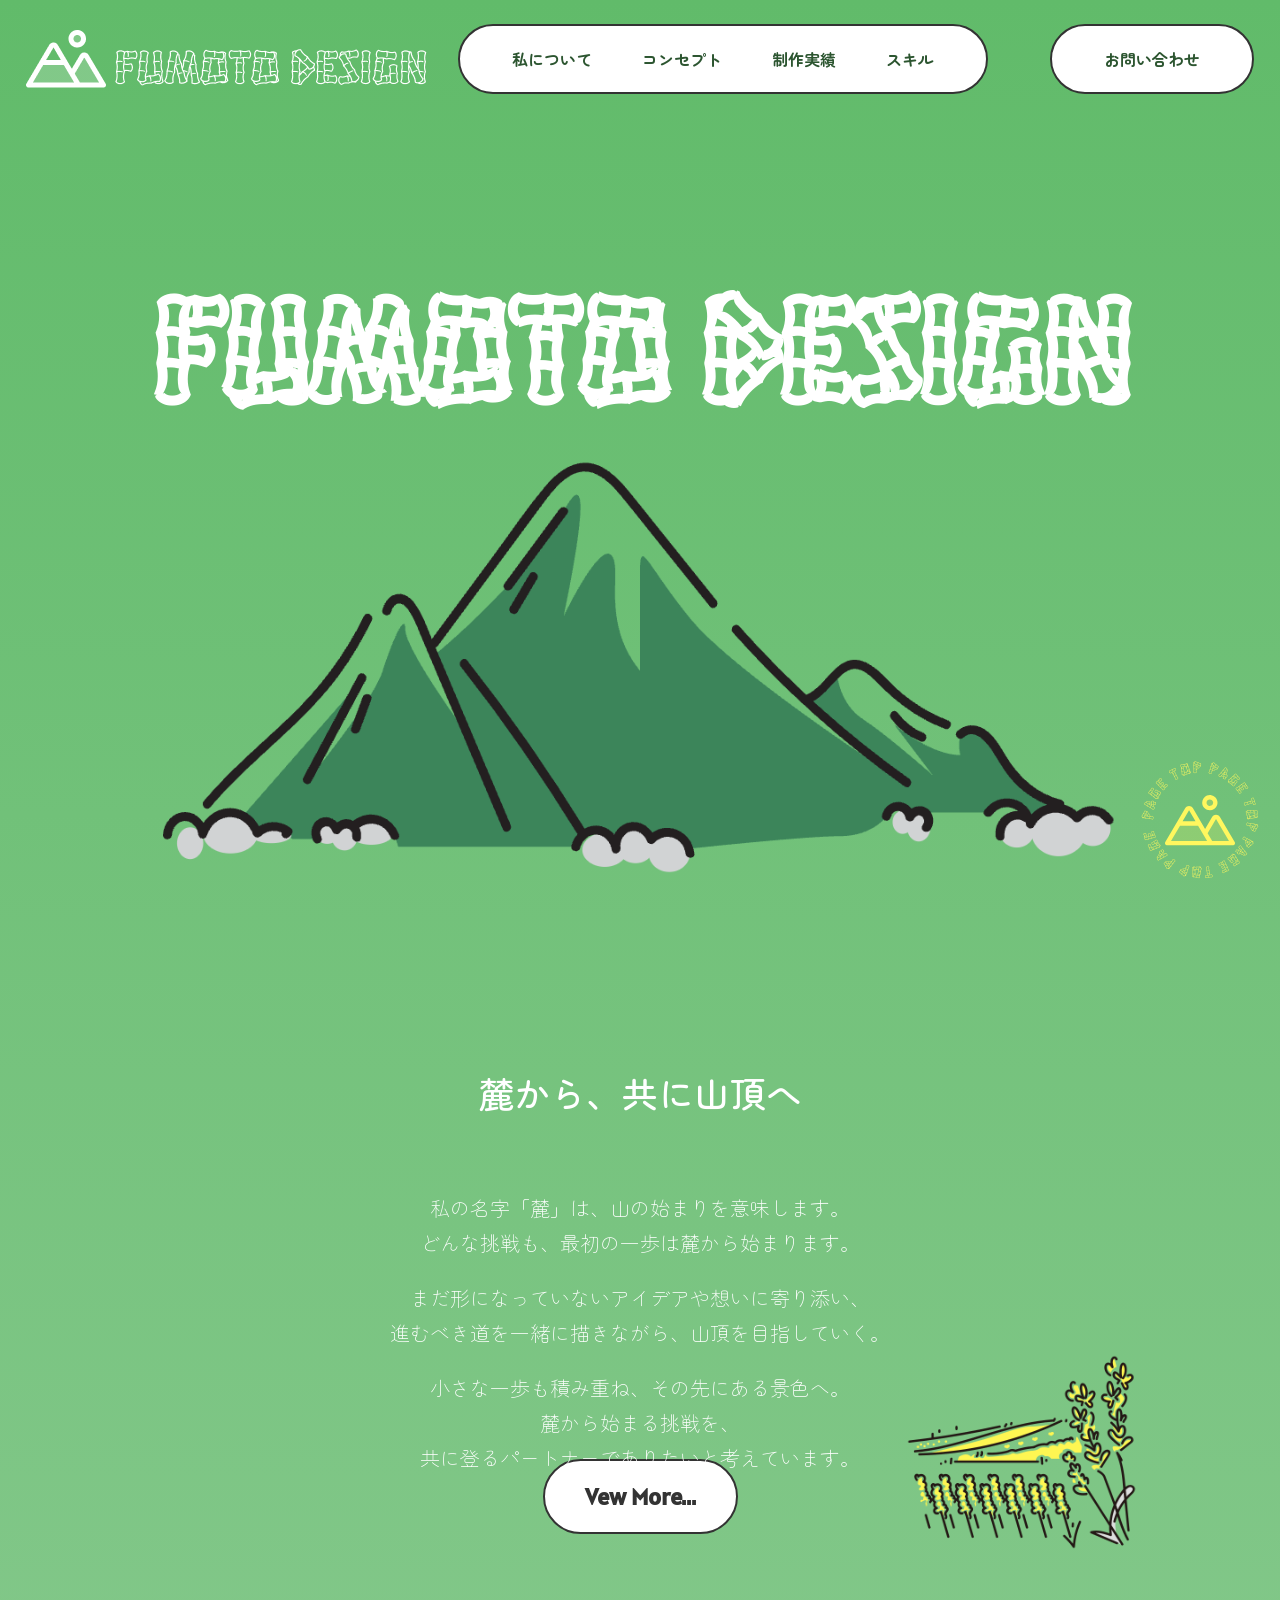
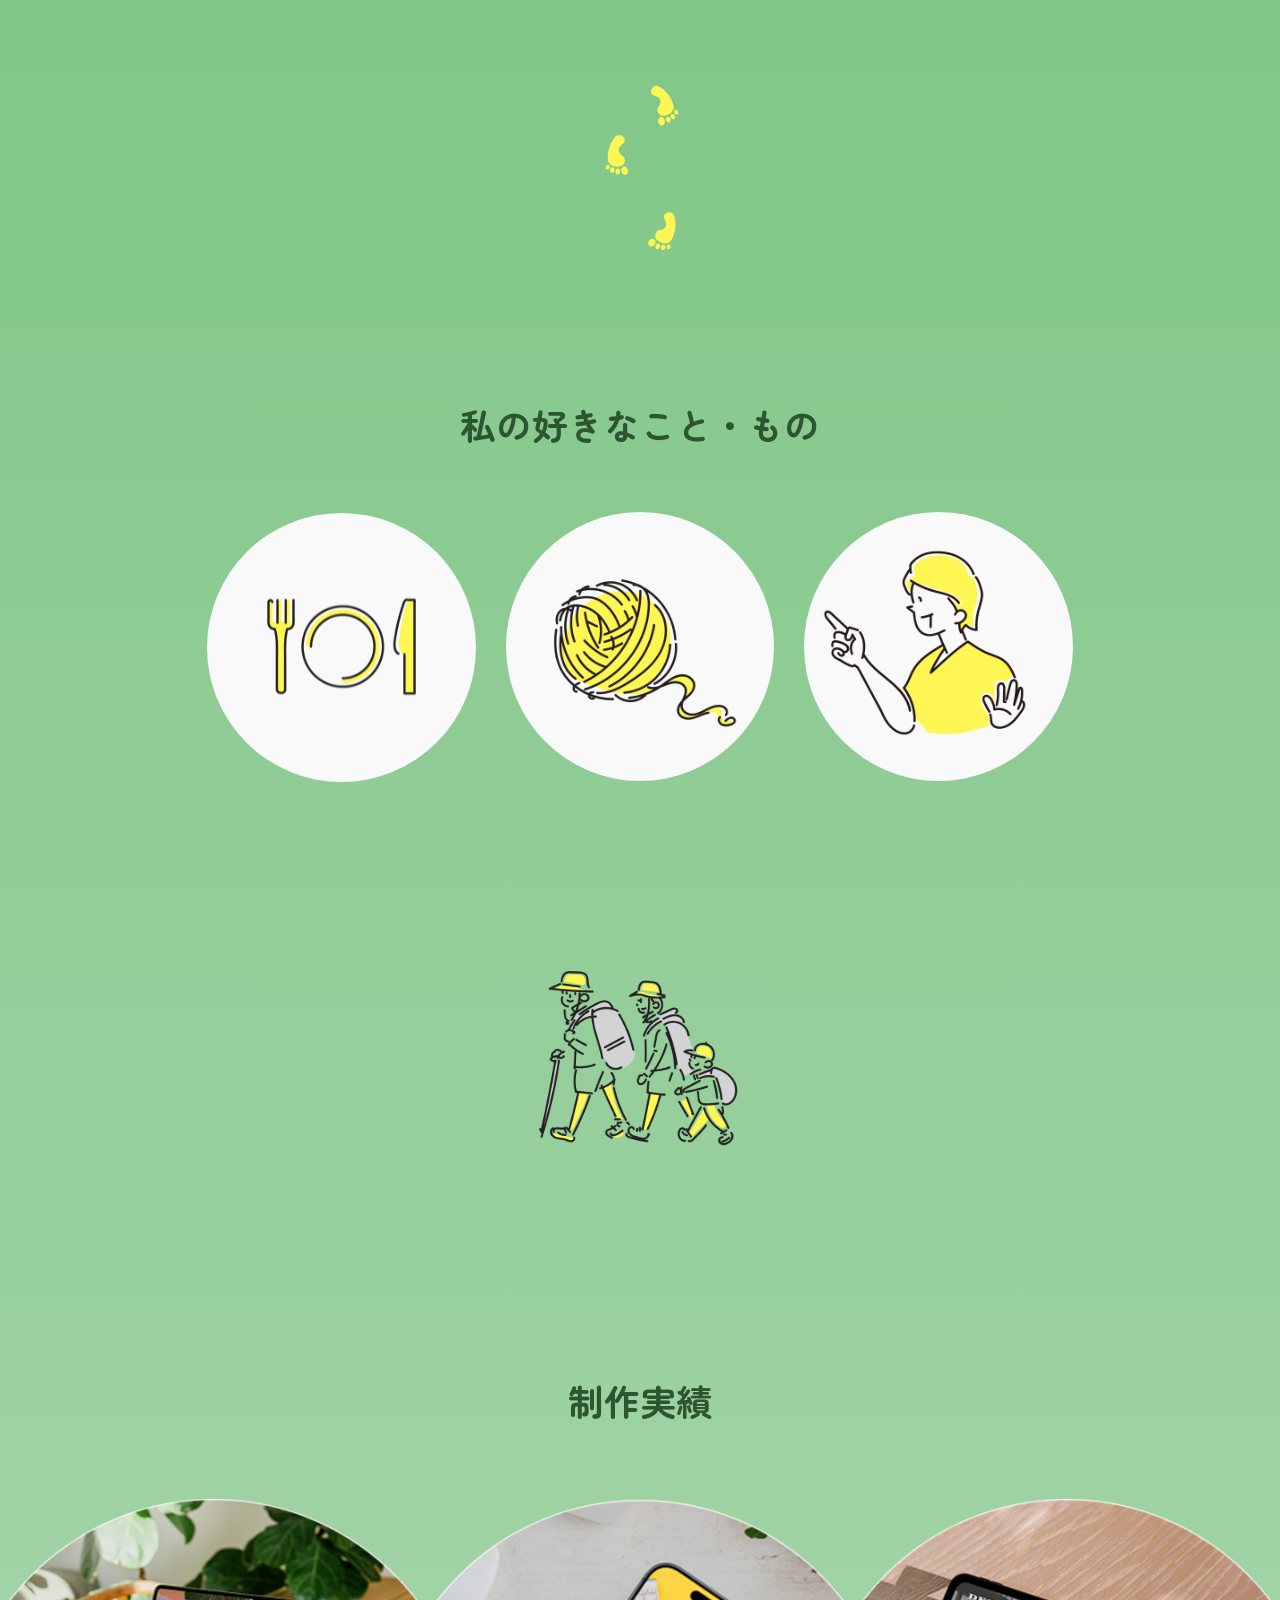
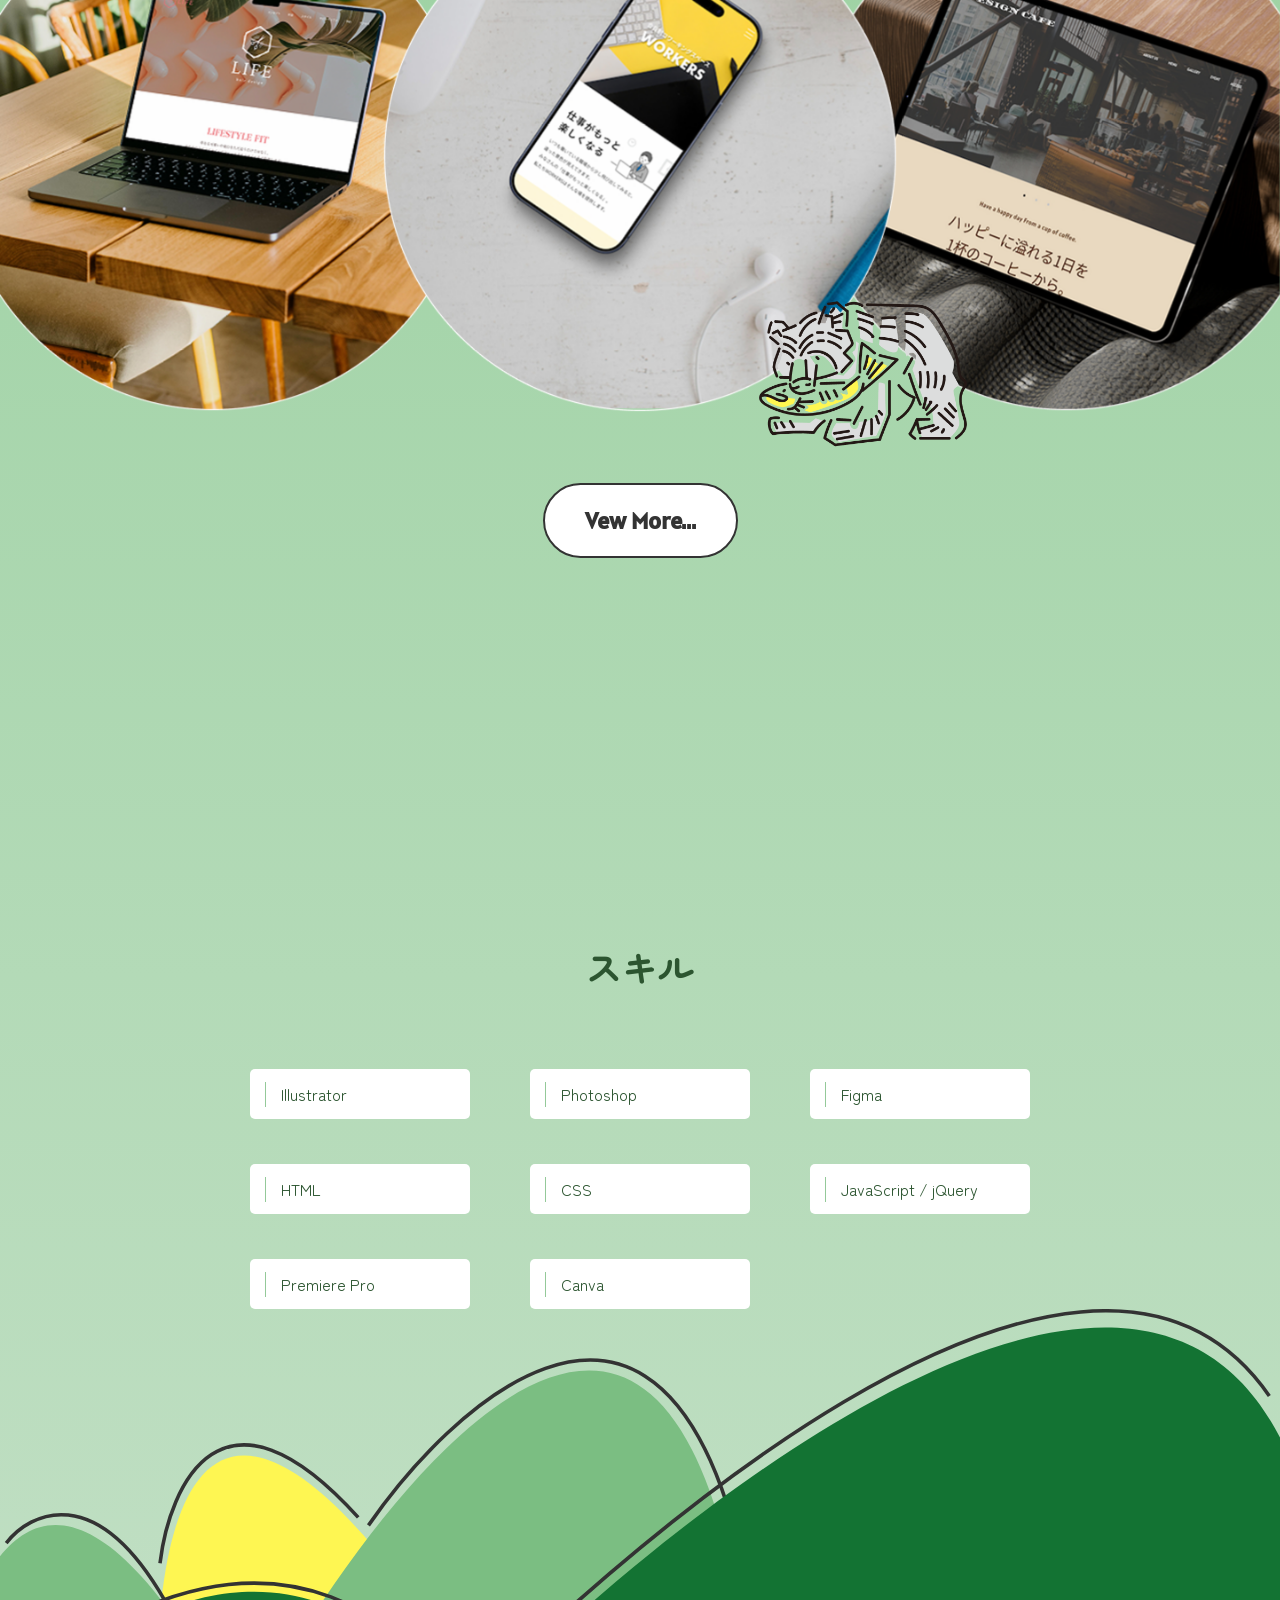
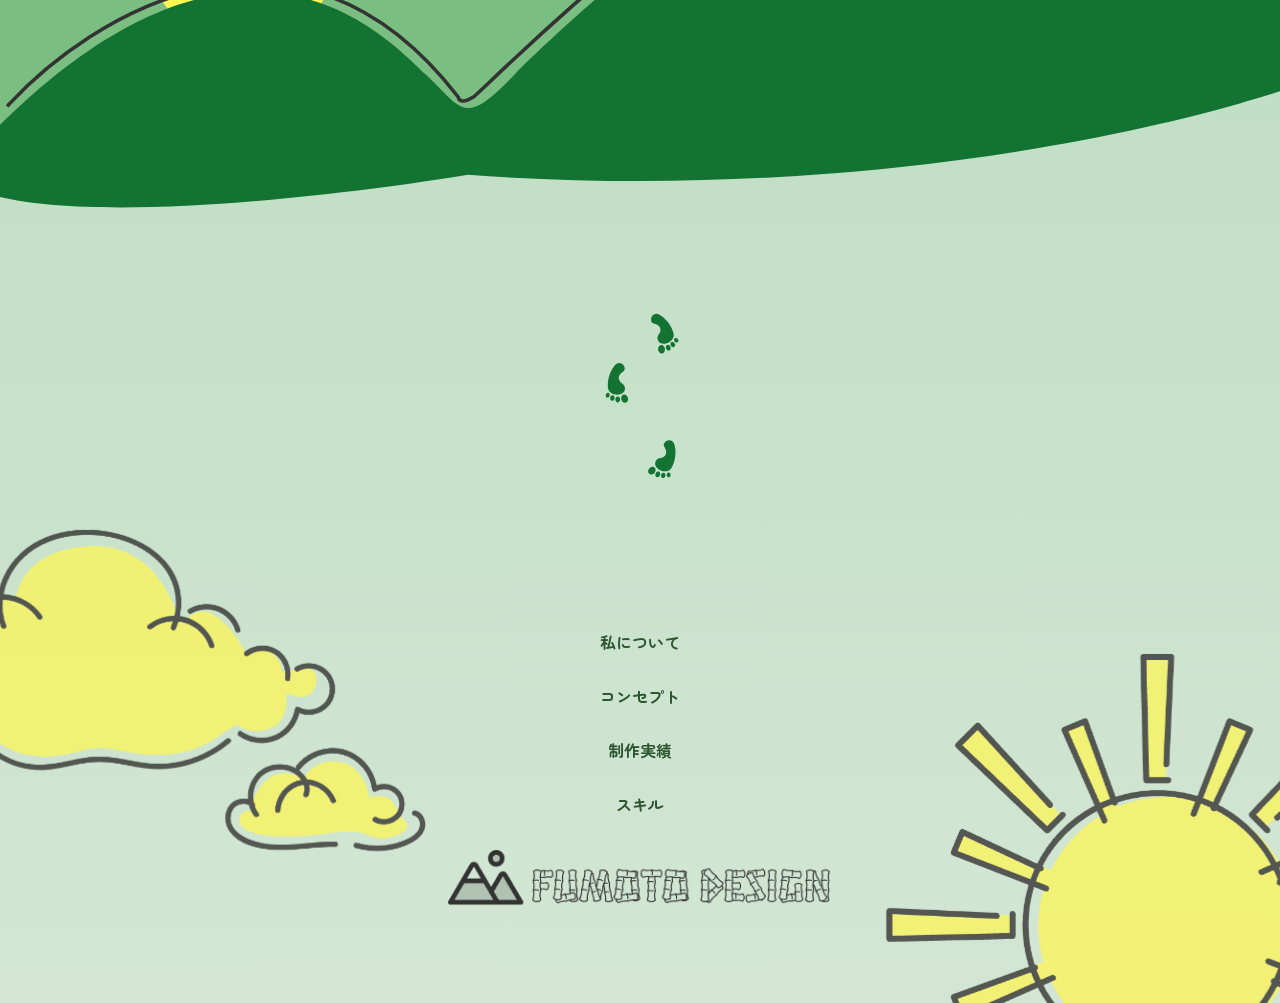
<file: index.html>
<!DOCTYPE html>
<html lang="ja">

<head>
    <meta charset="UTF-8">
    <meta name="viewport" content="width=device-width, initial-scale=1.0">
    <title>ポートフォリオ_麓美和子</title>
    <link rel="stylesheet" href="./css/reset.css">
    <link rel="stylesheet" href="./css/style.css">
    <!-- <link rel="stylesheet" href="./css/about.css"> -->
    <link rel="preconnect" href="https://fonts.googleapis.com">
    <link rel="preconnect" href="https://fonts.gstatic.com" crossorigin>
    <link
        href="https://fonts.googleapis.com/css2?family=Alatsi&family=Diplomata+SC&family=Hanalei&family=Hind:wght@300;400;500;600;700&family=Noto+Sans+JP:wght@100..900&family=Zen+Maru+Gothic:wght@400;500;700&display=swap"
        rel="stylesheet">

    <script src="https://ajax.googleapis.com/ajax/libs/jquery/3.7.1/jquery.min.js"></script>
    <script type="text/javascript" src="https://cdnjs.cloudflare.com/ajax/libs/jquery/3.6.0/jquery.min.js"></script>


    <script>if (sessionStorage.getItem('visited')) { document.documentElement.className = 'is-visited'; }</script>

</head>

<body>
    <!-- ↓ここを追加（これがないとアニメーションが映る場所がありません） -->
    <div class="circle">
        <div class="animation-bg"></div>
    </div>
    <!-- ↑ここまで -->

    <div class="mainvisual">
        <header class="header_wrap">
            <img src="./image/logo.png" alt="ロゴ">
            <nav class="pc_nav">
                <ul>
                    <li><a href="about.html">私について</a></li>
                    <li><a href="#concept">コンセプト</a></li>
                    <li><a href="production.html">制作実績</a></li>
                    <li><a href="#skill">スキル</a></li>
                </ul>
            </nav>

            <div class="sp_btn">
                <span></span>
            </div>

            <!-- スマホ版メニュー -->
            <nav class="sp_nav">
                <ul>
                    <li><a href="about.html">私について</a></li>
                    <li><a href="#concept">コンセプト</a></li>
                    <li><a href="production.html">制作実績</a></li>
                    <li><a href="#skill">スキル</a></li>
                    <li><a href="contact.html">お問い合わせ</a></li>
                </ul>
            </nav>

            <nav class="pc_p"><a href="contact.html">お問い合わせ</a></nav>
        </header>
        <h1>FUMOTO <br class="br-sp">DESIGN</h1>
        <div class="mainmountain">
            <img src="./image/mainmountain.svg" alt="メインの山">
        </div>
        <div class="name" id="concept">
            <p>麓から、共に山頂へ</p>
        </div>
        <div class="concept">
            <p>私の名字「麓」は、<br class="sp_br">山の始まりを意味します。<br>
                どんな挑戦も、<br class="sp_br">最初の一歩は麓から始まります。<br>
            </p>
            <p>
                まだ形になっていない<br class="sp_br">アイデアや想いに寄り添い、<br>
                進むべき道を一緒に描きながら、<br class="sp_br">山頂を目指していく。<br>
            </p>
            <p>
                小さな一歩も積み重ね、その先にある景色へ。<br>
                麓から始まる挑戦を、<br>
                共に登るパートナーでありたいと<br class="sp_br">考えています。</p>
        </div>
        <div class="grassland">
            <img src="./image/grassland.svg" alt="草原">
        </div>
    </div>


    <div class="button">
        <a href="about.html"><button>
                Vew More...
            </button></a>
    </div>

    <div class="yellowfootprints">
        <img src="./image/yellowfootprints.svg" alt="黄色の足跡">
    </div>

    <section>
        <h2>私の好きなこと・もの</h2>
        <div class="myfavorit">
            <div class="item">
                <a href="favorite.html"><img src="./image/eat.svg" onmouseover="this.src='./image/eat_hover.svg'"
                        onmouseout="this.src='./image/eat.svg'"></a>
                <p class="eat_p">EAT</p>
            </div>

            <div class="item">
                <a href="favorite.html"><img src="./image/make.svg" onmouseover="this.src='./image/make_hover.svg'"
                        onmouseout="this.src='./image/make.svg'"></a>
                <p class="make_p">MAKE</p>
            </div>

            <div class="item">
                <a href="favorite.html"><img src="./image/speak.svg" onmouseover="this.src='./image/talk_hover.svg'"
                        onmouseout="this.src='./image/speak.svg'"></a>
                <p class="talk_p">TALK</p>
            </div>
        </div>
        <div class="more_p">
            <a href="favorite.html"><button>Vew More...</button></a>
        </div>
    </section>

    <section class="climber">
        <img src="./image/climber.svg" alt="登山者">
    </section>

    <section>
        <h2>制作実績</h2>
        <div class="productionresults_pc">
            <img src="./image/productionresults_pc.png" alt="制作実績">
            <div class="bear">
                <img src="./image/bear.svg" alt="クマ">
            </div>
        </div>
        <div class="production_sp">
            <img src="./image/hairsalon_sp.png" alt="ヘアサロンの画像">
            <img src="./image/workers_sp.png" alt="ワーカーズの画像">
            <img src="./image/designcafe_sp.png" alt="デザインカフェの画像">
        </div>
        <div class="button2">
            <a href="production.html"><button>
                    Vew More...
                </button></a>
        </div>

    </section>
    <section class="skill-top" id="skill">
        <h2>スキル</h2>
        <div class="skill-card">
            <div class="skill1">
                <p>Illustrator</p>
                <p>Photoshop</p>
                <p>Figma</p>
            </div>
            <div class="skill2">
                <p>HTML</p>
                <p>CSS</p>
                <p>JavaScript / jQuery</p>
            </div>
            <div class="skill3">
                <p>Premiere Pro</p>
                <p>Canva</p>
            </div>
        </div>
        <div class="mountainillustration">
            <img src="./image/mountainillustration.svg" alt="山のイラスト">
        </div>
    </section>

    <div class="greenfootprints">
        <img src="./image/greenfootprints.svg" alt="緑の足跡">
    </div>
    <footer>
        <ul>
            <li><a href="about.html">私について</a></li>
            <li><a href="#concept">コンセプト</a></li>
            <li><a href="production.html">制作実績</a></li>
            <li><a href="#skill">スキル</a></li>
        </ul>
        <div class="logoblack">
            <img src="./image/logo-black.png" alt="黒いロゴ">
        </div>
        <div class="sun">
            <img src="./image/sun.svg" alt="太陽">
        </div>
        <div class="cloud">
            <img src="./image/cloud.svg" alt="雲">
        </div>
    </footer>


    <a href="#" class="circle-top-btn">
        <div class="rotating-text">
            <svg viewBox="0 0 100 100">
                <path id="circlePath" d="M 50, 50 m -47, 0 a 47,47 0 1,1 94,0 a 47,47 0 1,1 -94,0" fill="none" />
                <text>
                    <textPath href="#circlePath">
                        PAGE TOP PAGE TOP PAGE TOP PAGE TOP
                    </textPath>
                </text>
            </svg>
        </div>
        <img src="./image/logoyellow.svg" alt="ページトップボタンの通常時" class="img-default">
        <img src="./image/topbuttongreen.svg" alt="ページトップボタンの黄色版" class="img-scroll">
    </a>


    <script>
        $(function () {
            $(".sp_btn").on("click", function () {
                $(".sp_btn").toggleClass("open");
                $(".sp_nav").fadeToggle();
            });

            // ★追加：メニュー内のリンクをクリックした時
            $(".sp_nav a").on("click", function () {
                $(".sp_btn").removeClass("open"); // ボタンの×印などを元に戻す
                $(".sp_nav").fadeOut();           // メニューを閉じる
            });

        });

        // スクロールするとロゴの色変更
        $(function () {
            $(window).on("scroll", function () {
                const mountain = $(".mountainillustration").offset().top; + $(".mountainillustration").innerHeight();
                const windowHeight = $(window).innerHeight()
                if (mountain - windowHeight + 300 < $(this).scrollTop()) {
                    $(".js-header").addClass("headerColorScroll");
                    $(".circle-top-btn").addClass("is-active");
                } else {
                    $(".js-header").removeClass("headerColorScroll");
                    $(".circle-top-btn").removeClass("is-active");
                }
            });
        });
    </script>



</body>

<div id="loading">
    <div class="kvArea" id="loading_box">
        <div class="img_box"><img src="./image/loading.svg" alt="" class="fadeUp"></div>
    </div>
</div>

<!-- <script>
    $(window).on('load', function () {
        $("#loading").delay(1500).fadeOut('slow');//ローディング画面を1.5秒（1500ms）待機してからフェードアウト
        $("#loading_box").delay(1200).fadeOut('slow');//ローディング画像を1.2秒（1200ms）待機してからフェードアウト

        if (sessionStorage.getItem('visited')) {
            // 【2回目以降】すぐに非表示にする
            loader.hide();
            loaderBox.hide();
        } else {
            // 【初回のみ】セッションに記録して、アニメーション実行
            sessionStorage.setItem('visited', 'true');

            loaderBox.delay(1200).fadeOut('slow');
            loader.delay(1500).fadeOut('slow');
        }

    });
</script> -->

<script>
    $(window).on('load', function () {
        // 1. まず変数を作ります（loaderとloaderBoxの中身を定義）
        var loader = $("#loading");
        var loaderBox = $("#loading_box");

        // 2. もし訪問済みだったら
        if (sessionStorage.getItem('visited')) {
            loader.hide(); // 即座に非表示
            loaderBox.hide(); // 即座に非表示
        }
        // 3. 初めての訪問だったら
        else {
            sessionStorage.setItem('visited', 'true'); // 訪問済みとして記録

            // 初回だけアニメーションを実行
            loaderBox.delay(1200).fadeOut('slow');
            loader.delay(1500).fadeOut('slow');
        }
    });
</script>

</html>
</file>
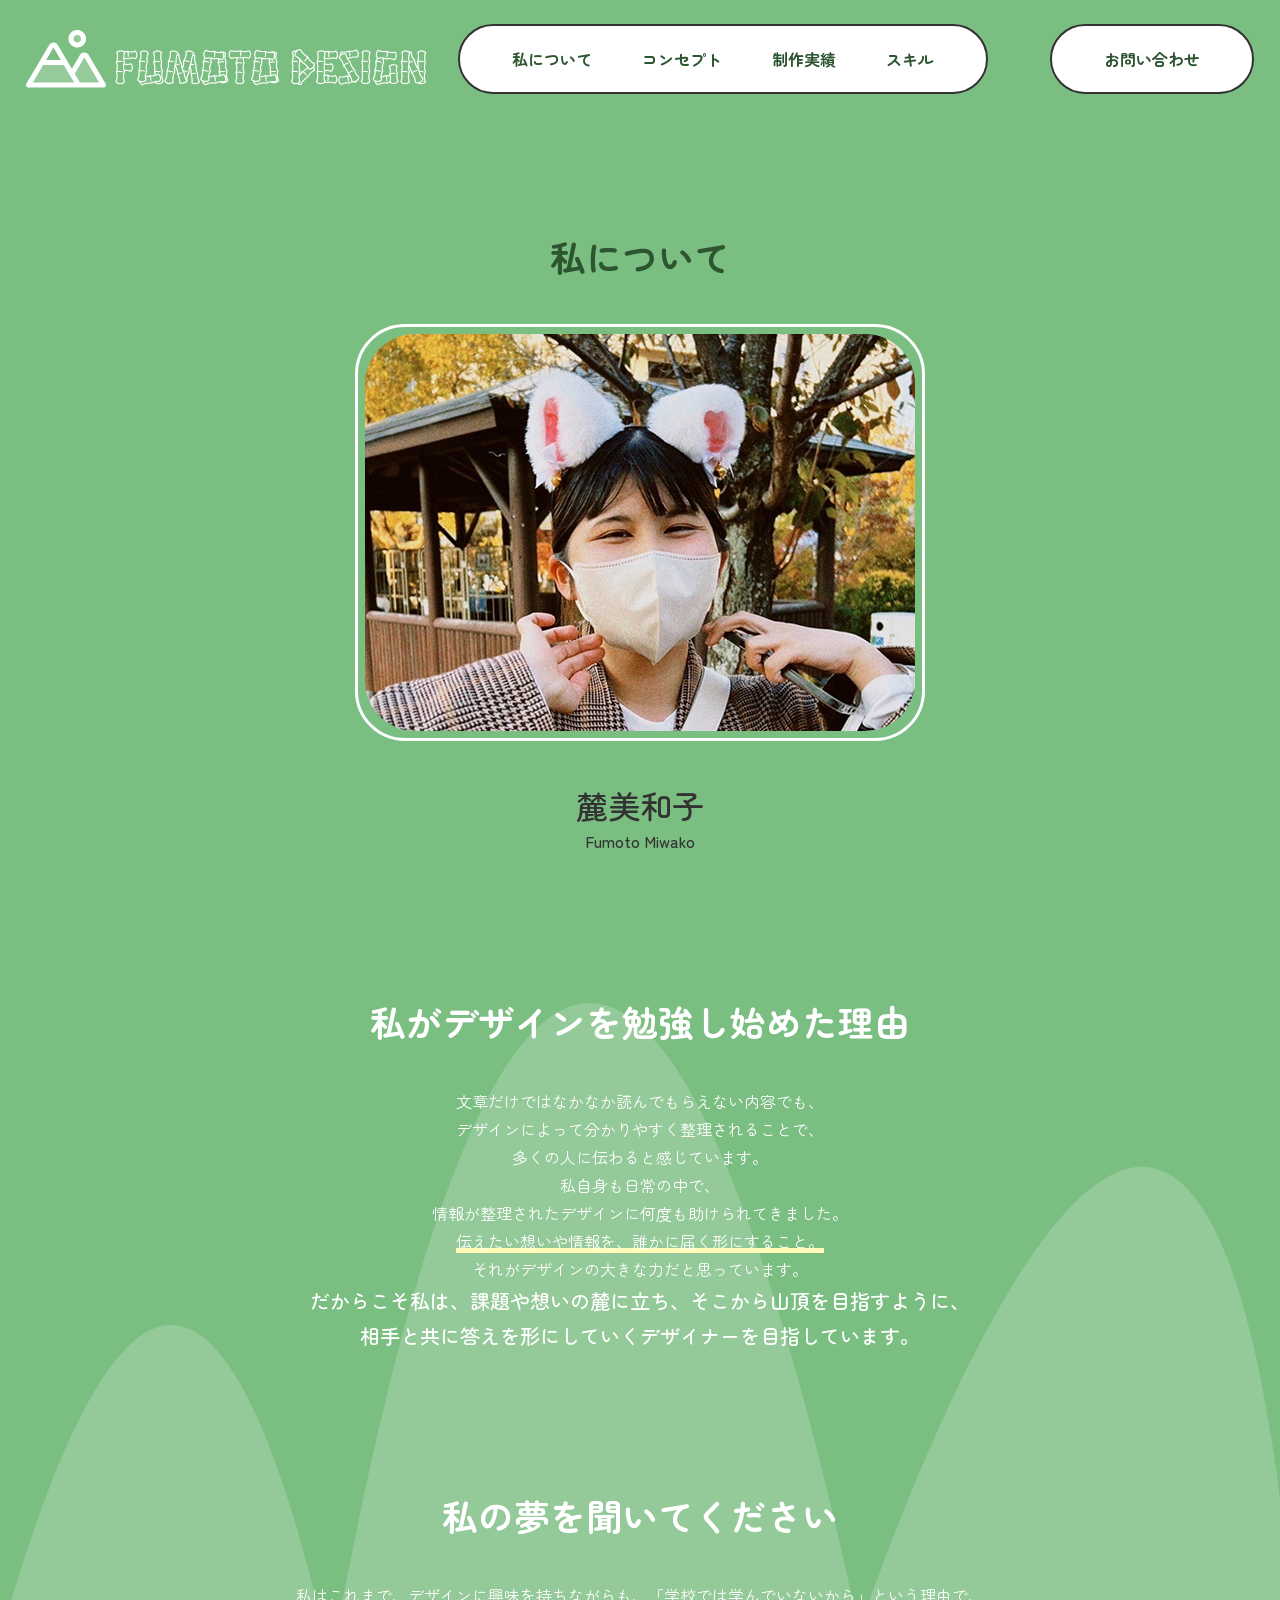
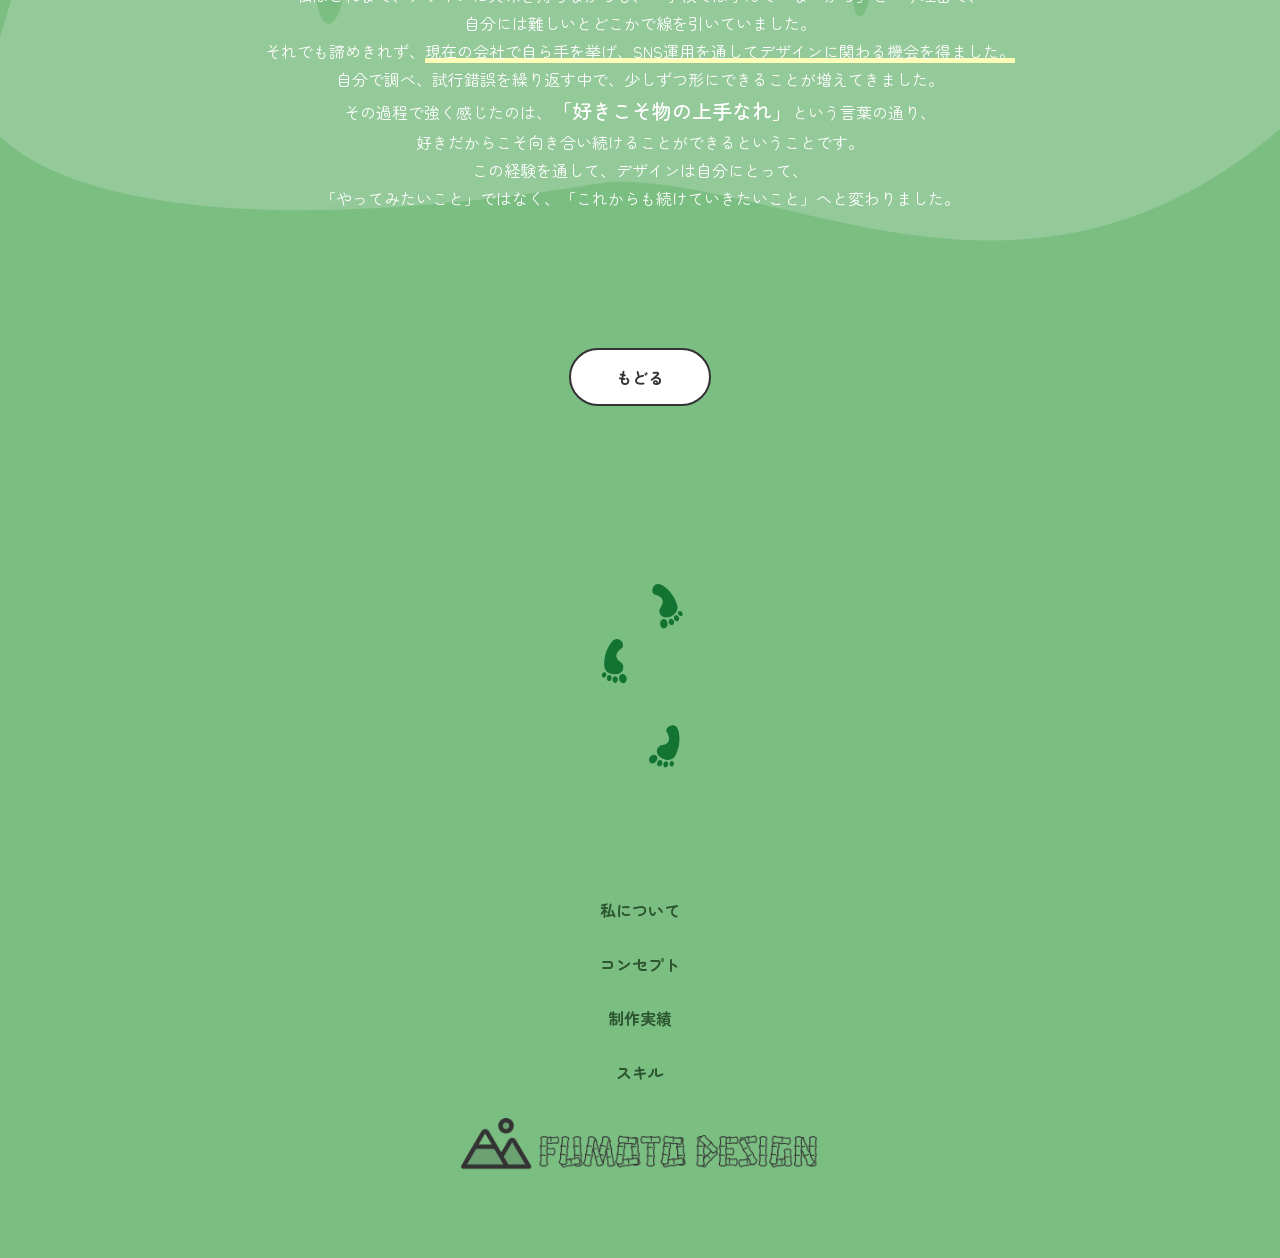
<file: about.html>
<!DOCTYPE html>
<html lang="ja">

<head>
    <meta charset="UTF-8">
    <meta name="viewport" content="width=device-width, initial-scale=1.0">
    <title>私について</title>
    <link rel="stylesheet" href="./css/reset.css">
    <link rel="stylesheet" href="./css/about.css">

    <link rel="preconnect" href="https://fonts.googleapis.com">
    <link rel="preconnect" href="https://fonts.gstatic.com" crossorigin>
    <link rel="preconnect" href="https://fonts.googleapis.com">
    <link rel="preconnect" href="https://fonts.gstatic.com" crossorigin>
    <link
        href="https://fonts.googleapis.com/css2?family=Alatsi&family=Diplomata+SC&family=Hanalei&family=Hind:wght@300;400;500;600;700&family=Noto+Sans+JP:wght@100..900&family=Zen+Maru+Gothic:wght@400;500;700&display=swap"
        rel="stylesheet">
    <script src="https://ajax.googleapis.com/ajax/libs/jquery/3.7.1/jquery.min.js"></script>
</head>

<body>
    <!-- ↓ここを追加（これがないとアニメーションが映る場所がありません） -->
    <div class="circle">
        <div class="animation-bg"></div>
    </div>
    <!-- ↑ここまで -->

    <header class="header_wrap">
        <a href="index.html"><img src="./image/logo.png" alt="ロゴ"></a>
        <nav class="pc_nav">
            <ul>
                <li><a href="about.html">私について</a></li>
                <li><a href="index.html">コンセプト</a></li>
                <li><a href="production.html">制作実績</a></li>
                <li><a href="index.html">スキル</a></li>
            </ul>
        </nav>

        <div class="sp_btn">
            <span></span>
        </div>

        <nav class="sp_nav">
            <ul>
                <li><a href="about.html">私について</a></li>
                <li><a href="#concept">コンセプト</a></li>
                <li><a href="production.html">制作実績</a></li>
                <li><a href="#skill">スキル</a></li>
                <li><a href="contact.html">お問い合わせ</a></li>
            </ul>
        </nav>

        <nav class="pc_p"><a href="contact.html">お問い合わせ</a></nav>
    </header>

    <section class="myprofile">
        <h2>私について</h2>
        <img src="./image/myphoto.png" alt="私の写真">
        <div class="myname">
            <p class="name">麓美和子</p>
            <p class="nameen">Fumoto Miwako</p>
        </div>
    </section>

    <section class="reason">
        <h3>私がデザインを<br class="sp_br">勉強し始めた理由</h3>
        <div class="horizontal-bar"></div>
        <p>文章だけではなかなか<br class="sp_br">読んでもらえない内容でも、<br>
            デザインによって<br class="sp_br">分かりやすく整理されることで、<br>
            多くの人に伝わると感じています。<br>
            私自身も日常の中で、<br>
            情報が整理されたデザインに<br class="sp_br">何度も助けられてきました。<br>
            <span class="marker">伝えたい想いや情報を、<br class="sp_br">誰かに届く形にすること。<br></span>
            それがデザインの大きな力だと<br class="sp_br">思っています。<br>
            <span class="text-red">だからこそ私は、<br class="sp_br">課題や想いの麓に立ち、<br class="sp_br">そこから山頂を目指すように、<br>
                相手と共に答えを形にしていく<br class="sp_br">デザイナーを目指しています。</span>
        </p>
        <img src="./image/backmountain.svg" alt="背景の山" class="about_pc">
        <img src="./image/about_sp1.svg" alt="スマホ版の山１" class="about_sp1">
    </section>

    <section class="mydream">
        <h3>私の夢を聞いてください</h3>
        <div class="horizontal-bar"></div>
        <p>私はこれまで、<br class="sp_br">デザインに興味を持ちながらも、<br class="sp_br">「学校では学んでいないから」<br class="sp_br">という理由で、<br>
            自分には難しいと<br class="sp_br">どこかで線を引いていました。<br>
            それでも諦めきれず、<br class="sp_br"><span class="marker">現在の会社で自ら手を挙げ、<br class="sp_br">SNS運用を通してデザインに<br
                    class="sp_br">関わる機会を得ました。<br></span>
            自分で調べ、<br class="sp_br">試行錯誤を繰り返す中で、<br class="sp_br">少しずつ形にできることが<br class="sp_br">増えてきました。<br>
            その過程で強く感じたのは、<br class="sp_br"><span class="text-red">「好きこそ物の上手なれ」</span><br class="sp_br">という言葉の通り、<br>
            好きだからこそ<br class="sp_br">向き合い続けることができる<br class="sp_br">ということです。<br>
            この経験を通して、<br class="sp_br">デザインは自分にとって、<br>
            「やってみたいこと」ではなく、<br class="sp_br">「これからも続けていきたいこと」<br class="sp_br">へと変わりました。
        </p>
        <img src="./image/about_sp2.svg" alt="スマホ版の山2" class="about_sp2">
    </section>

    <div class="removebutton">
        <a href="index.html"><button>
                もどる
            </button></a>
    </div>

    <div class="greenfootprints">
        <img src="./image/greenfootprints.svg" alt="緑の足跡">
    </div>

    <footer>
        <ul>
            <li><a href="about.html">私について</a></li>
            <li><a href="index.html">コンセプト</a></li>
            <li><a href="production.html">制作実績</a></li>
            <li><a href="index.html">スキル</a></li>
        </ul>
        <div class="logoblack">
            <img src="./image/logo-black.png" alt="黒いロゴ">
        </div>
    </footer>

    <script>
        $(function () {
            $(".sp_btn").on("click", function () {
                $(".sp_btn").toggleClass("open");
                $(".sp_nav").fadeToggle();
            });
        })
    </script>
</body>

</html>
</file>
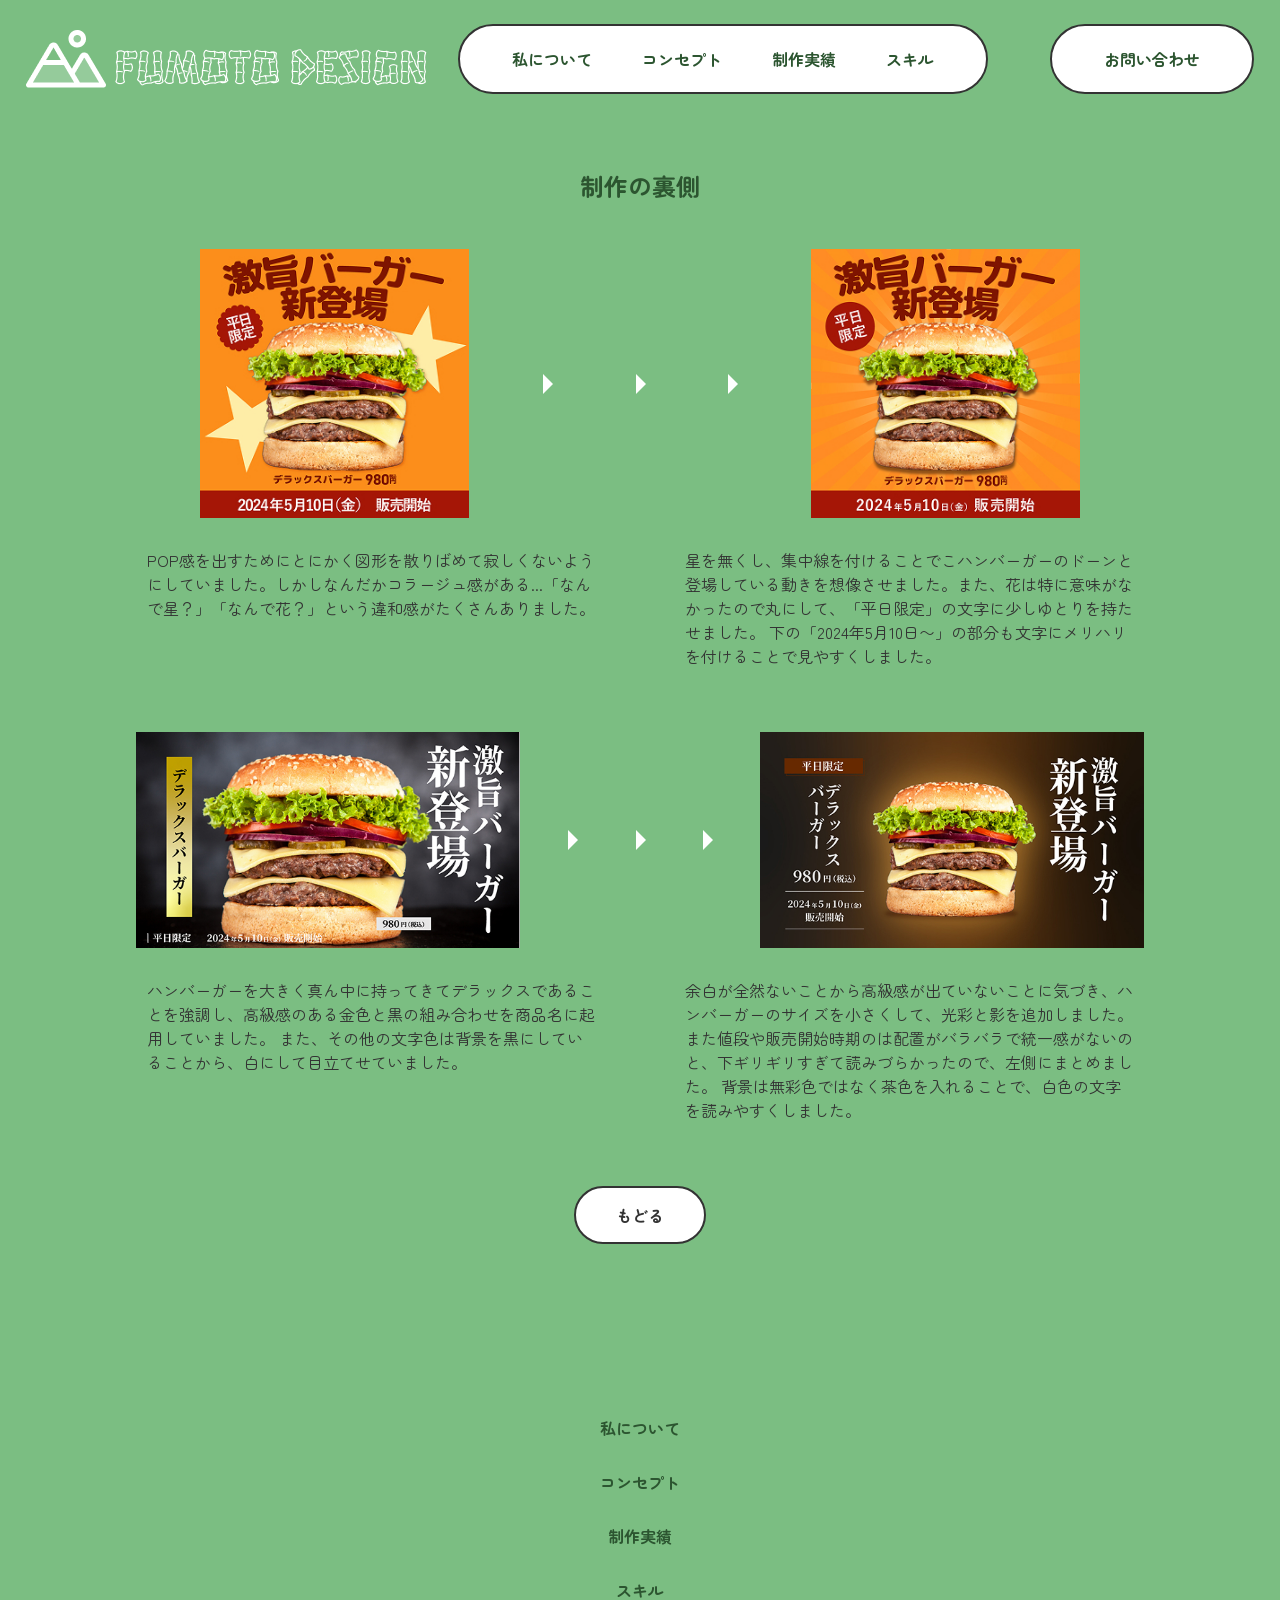
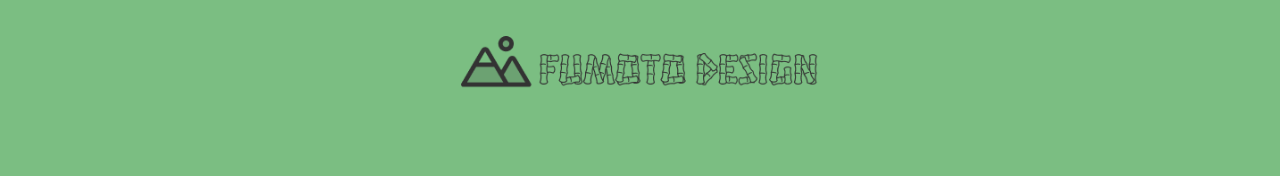
<file: behindhamburger.html>
<!DOCTYPE html>
<html lang="ja">

<head>
    <meta charset="UTF-8">
    <meta name="viewport" content="width=device-width, initial-scale=1.0">
    <title>ハンバーガーの制作裏側</title>
    <link rel="stylesheet" href="./css/reset.css">
    <link rel="stylesheet" href="./css/behindhamburger.css">
    <link rel="preconnect" href="https://fonts.googleapis.com">
    <link rel="preconnect" href="https://fonts.gstatic.com" crossorigin>
    <link
        href="https://fonts.googleapis.com/css2?family=Alatsi&family=Diplomata+SC&family=Hanalei&family=Hind:wght@300;400;500;600;700&family=Noto+Sans+JP:wght@100..900&family=Zen+Maru+Gothic:wght@400;500;700&display=swap"
        rel="stylesheet">
    <script src="https://ajax.googleapis.com/ajax/libs/jquery/3.7.1/jquery.min.js"></script>
    <script src="https://ajax.googleapis.com/ajax/libs/jquery/3.7.1/jquery.min.js"></script>
</head>

<body>
    <!-- ↓ここを追加（これがないとアニメーションが映る場所がありません） -->
    <div class="circle">
        <div class="animation-bg"></div>
    </div>
    <!-- ↑ここまで -->
    <header class="header_wrap">
        <a href="index.html"><img src="./image/logo.png" alt="ロゴ"></a>
        <nav class="pc_nav">
            <ul>
                <li><a href="about.html">私について</a></li>
                <li><a href="index.html">コンセプト</a></li>
                <li><a href="production.html">制作実績</a></li>
                <li><a href="index.html">スキル</a></li>
            </ul>
        </nav>
        <div class="sp_btn">
            <span></span>
        </div>
        <nav class="sp_nav">
            <ul>
                <li><a href="about.html">私について</a></li>
                <li><a href="index.html">コンセプト</a></li>
                <li><a href="production.html">制作実績</a></li>
                <li><a href="index.html">スキル</a></li>
                <li><a href="contact.html">お問い合わせ</a></li>
            </ul>
        </nav>

        <nav class="pc_p"><a href="contact.html">お問い合わせ</a></nav>
    </header>

    <section>
        <h2>制作の裏側</h2>
        <div class="humburgarpop">
            <img src="./image/hamburgerpopfirst.jpg" alt="初期のハンバーガーPOP">
            <a href="#" class="arrow sample4-1"></a>
            <a href="#" class="arrow sample4-1"></a>
            <a href="#" class="arrow sample4-1"></a>
            <img src="./image/hamburgerpoplast.jpg" alt="最後のハンバーガーPOP">
        </div>
        <div class="icetext">
            <p>POP感を出すためにとにかく図形を散りばめて寂しくないようにしていました。しかしなんだかコラージュ感がある...「なんで星？」「なんで花？」という違和感がたくさんありました。</p>
            <p>星を無くし、集中線を付けることでこハンバーガーのドーンと登場している動きを想像させました。また、花は特に意味がなかったので丸にして、「平日限定」の文字に少しゆとりを持たせました。
                下の「2024年5月10日〜」の部分も文字にメリハリを付けることで見やすくしました。</p>
        </div>

        <div class="humburgarpop_sp">
            <img src="./image/hamburgerpopfirst.jpg" alt="初期のハンバーガーPOP">
            <p>POP感を出すためにとにかく図形を散りばめて寂しくないようにしていました。しかしなんだかコラージュ感がある...「なんで星？」「なんで花？」という違和感がたくさんありました。</p>
            <a href="#" class="arrow sample4-2"></a>
            <img src="./image/hamburgerpoplast.jpg" alt="最後のハンバーガーPOP">
            <p>星を無くし、集中線を付けることでこハンバーガーのドーンと登場している動きを想像させました。また、花は特に意味がなかったので丸にして、「平日限定」の文字に少しゆとりを持たせました。
                下の「2024年5月10日〜」の部分も文字にメリハリを付けることで見やすくしました。</p>
        </div>

        <div class="humburgarluxury">
            <img src="./image/hamburgerluxuryfirst.jpg" alt="初期のハンバーガー高級">
            <a href="#" class="arrow sample4-1"></a>
            <a href="#" class="arrow sample4-1"></a>
            <a href="#" class="arrow sample4-1"></a>
            <img src="./image/hamburgerluxurylast.jpg" alt="最後のハンバーガー高級">
        </div>
        <div class="icetext">
            <p>ハンバーガーを大きく真ん中に持ってきてデラックスであることを強調し、高級感のある金色と黒の組み合わせを商品名に起用していました。
                また、その他の文字色は背景を黒にしていることから、白にして目立てせていました。</p>
            <p>余白が全然ないことから高級感が出ていないことに気づき、ハンバーガーのサイズを小さくして、光彩と影を追加しました。
                また値段や販売開始時期のは配置がバラバラで統一感がないのと、下ギリギリすぎて読みづらかったので、左側にまとめました。
                背景は無彩色ではなく茶色を入れることで、白色の文字を読みやすくしました。</p>
        </div>

        <div class="humburgarluxury_sp">
            <img src="./image/hamburgerluxuryfirst.jpg" alt="初期のハンバーガー高級">
            <p>ハンバーガーを大きく真ん中に持ってきてデラックスであることを強調し、高級感のある金色と黒の組み合わせを商品名に起用していました。
                また、その他の文字色は背景を黒にしていることから、白にして目立てせていました。</p>
            <a href="#" class="arrow sample4-2"></a>
            <img src="./image/hamburgerluxurylast.jpg" alt="初期のハンバーガー高級">
            <p>余白が全然ないことから高級感が出ていないことに気づき、ハンバーガーのサイズを小さくして、光彩と影を追加しました。
                また値段や販売開始時期のは配置がバラバラで統一感がないのと、下ギリギリすぎて読みづらかったので、左側にまとめました。
                背景は無彩色ではなく茶色を入れることで、白色の文字を読みやすくしました。</p>
        </div>
    </section>

    <div class="removebutton">
        <button><a href="production.html">
                もどる
            </a></button>
    </div>
    <footer>
        <ul>
            <li><a href="about.html">私について</a></li>
            <li><a href="index.html">コンセプト</a></li>
            <li><a href="production.html">制作実績</a></li>
            <li><a href="index.html">スキル</a></li>
        </ul>
        <div class="logoblack">
            <img src="./image/logo-black.png" alt="黒いロゴ">
        </div>
    </footer>
    <script>
        $(function () {
            $(".sp_btn").on("click", function () {
                $(".sp_btn").toggleClass("open");
                $(".sp_nav").fadeToggle();
            });
        })
    </script>
</body>

</html>
</file>
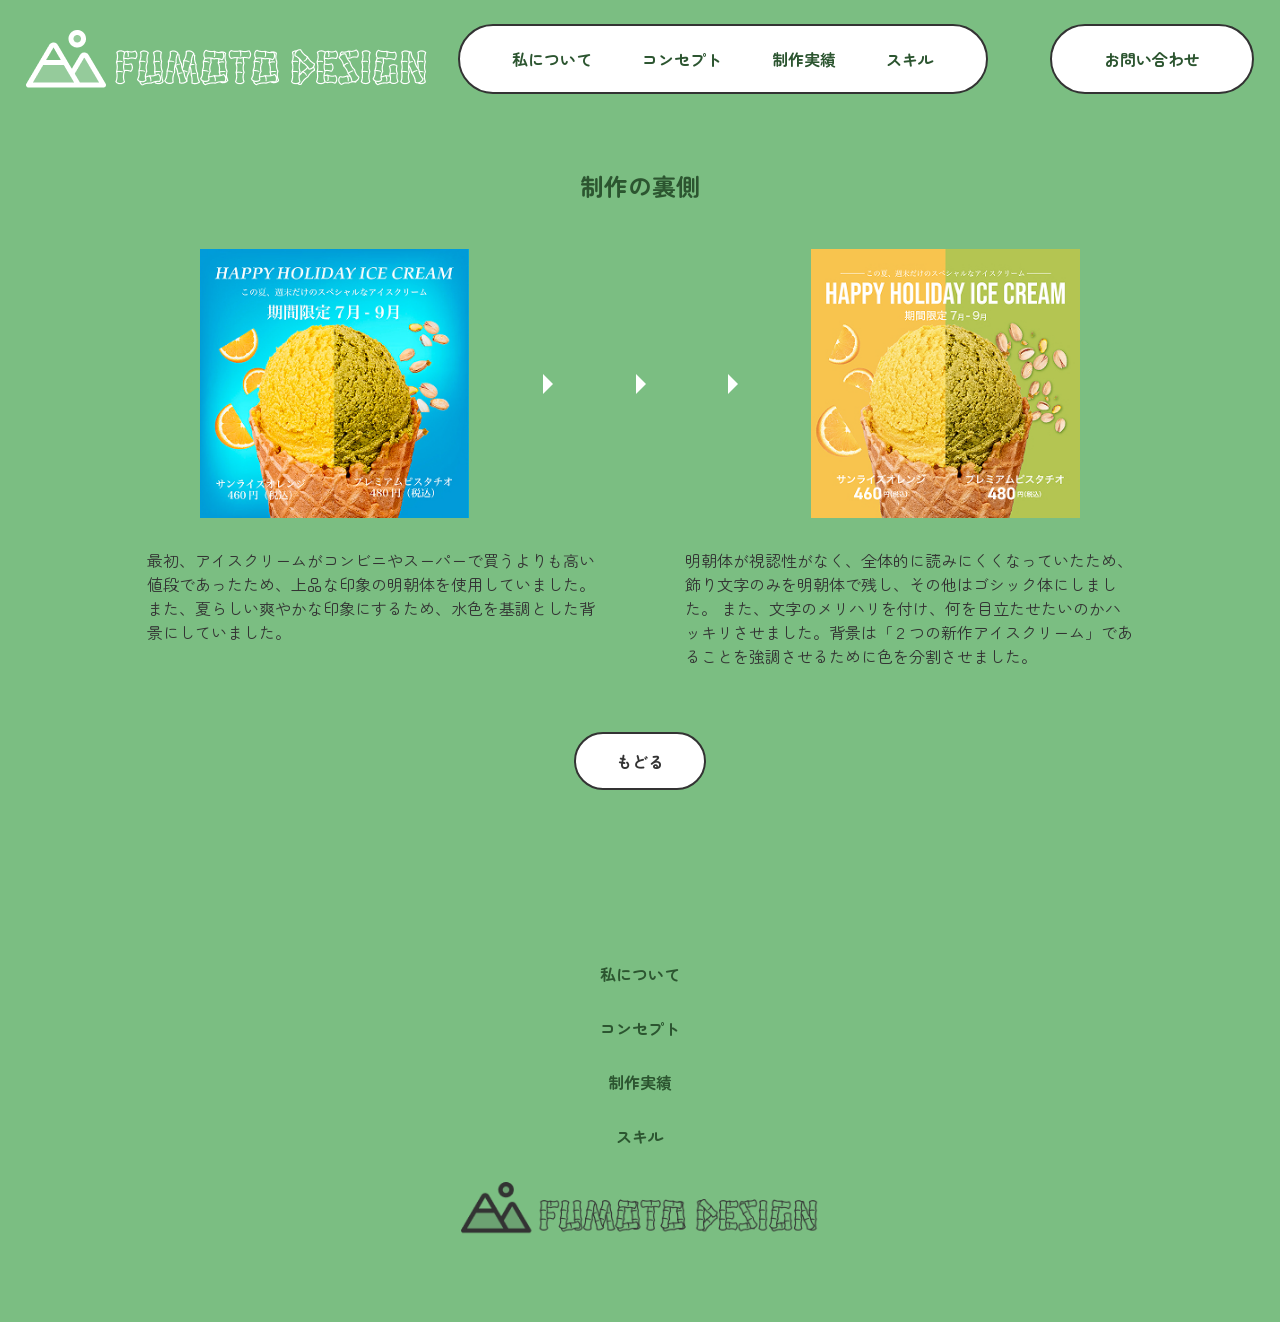
<file: behindice.html>
<!DOCTYPE html>
<html lang="ja">

<head>
    <meta charset="UTF-8">
    <meta name="viewport" content="width=device-width, initial-scale=1.0">
    <title>アイスクリームの制作の裏側</title>
    <link rel="stylesheet" href="./css/reset.css">
    <link rel="stylesheet" href="./css/behindice.css">
    <link rel="preconnect" href="https://fonts.googleapis.com">
    <link rel="preconnect" href="https://fonts.gstatic.com" crossorigin>
    <link
        href="https://fonts.googleapis.com/css2?family=Alatsi&family=Diplomata+SC&family=Hanalei&family=Hind:wght@300;400;500;600;700&family=Noto+Sans+JP:wght@100..900&family=Zen+Maru+Gothic:wght@400;500;700&display=swap"
        rel="stylesheet">
    <script src="https://ajax.googleapis.com/ajax/libs/jquery/3.7.1/jquery.min.js"></script>
    <script src="https://ajax.googleapis.com/ajax/libs/jquery/3.7.1/jquery.min.js"></script>
</head>

<body>
    <!-- ↓ここを追加（これがないとアニメーションが映る場所がありません） -->
    <div class="circle">
        <div class="animation-bg"></div>
    </div>
    <!-- ↑ここまで -->
    <header class="header_wrap">
        <a href="index.html"><img src="./image/logo.png" alt="ロゴ"></a>
        <nav class="pc_nav">
            <ul>
                <li><a href="about.html">私について</a></li>
                <li><a href="index.html">コンセプト</a></li>
                <li><a href="production.html">制作実績</a></li>
                <li><a href="index.html">スキル</a></li>
            </ul>
        </nav>
        <div class="sp_btn">
            <span></span>
        </div>
        <nav class="sp_nav">
            <ul>
                <li><a href="about.html">私について</a></li>
                <li><a href="index.html">コンセプト</a></li>
                <li><a href="production.html">制作実績</a></li>
                <li><a href="index.html">スキル</a></li>
                <li><a href="contact.html">お問い合わせ</a></li>
            </ul>
        </nav>

        <nav class="pc_p"><a href="contact.html">お問い合わせ</a></nav>
    </header>

    <section>
        <h2>制作の裏側</h2>
        <div class="icecream">
            <img src="./image/icecreamfirst.jpg" alt="初期のアイスクリーム">
            <a href="#" class="arrow sample4-1"></a>
            <a href="#" class="arrow sample4-1"></a>
            <a href="#" class="arrow sample4-1"></a>
            <img src="./image/icecreamlast.jpg" alt="最後のアイスクリーム">
        </div>
        <div class="icetext">
            <p>最初、アイスクリームがコンビニやスーパーで買うよりも高い値段であったため、上品な印象の明朝体を使用していました。また、夏らしい爽やかな印象にするため、水色を基調とした背景にしていました。</p>
            <p>明朝体が視認性がなく、全体的に読みにくくなっていたため、飾り文字のみを明朝体で残し、その他はゴシック体にしました。
                また、文字のメリハリを付け、何を目立たせたいのかハッキリさせました。背景は「２つの新作アイスクリーム」であることを強調させるために色を分割させました。</p>
        </div>
    </section>
    <section>
        <div class="icecream_sp">
            <img src="./image/icecreamfirst.jpg" alt="初期のアイスクリーム">
            <p>最初、アイスクリームがコンビニやスーパーで買うよりも高い値段であったため、上品な印象の明朝体を使用していました。また、夏らしい爽やかな印象にするため、水色を基調とした背景にしていました。</p>
            <a href="#" class="arrow sample4-2"></a>
            <img src="./image/icecreamlast.jpg" alt="最後のアイスクリーム">
            <p>明朝体が視認性がなく、全体的に読みにくくなっていたため、飾り文字のみを明朝体で残し、その他はゴシック体にしました。
                また、文字のメリハリを付け、何を目立たせたいのかハッキリさせました。背景は「２つの新作アイスクリーム」であることを強調させるために色を分割させました。</p>
        </div>
    </section>

    <div class="removebutton">
        <button><a href="production.html">
                もどる
            </a></button>
    </div>
    <footer>
        <ul>
            <li><a href="about.html">私について</a></li>
            <li><a href="index.html">コンセプト</a></li>
            <li><a href="production.html">制作実績</a></li>
            <li><a href="index.html">スキル</a></li>
        </ul>
        <div class="logoblack">
            <img src="./image/logo-black.png" alt="黒いロゴ">
        </div>
    </footer>
    <script>
        $(function () {
            $(".sp_btn").on("click", function () {
                $(".sp_btn").toggleClass("open");
                $(".sp_nav").fadeToggle();
            });
        })
    </script>
</body>

</html>
</file>
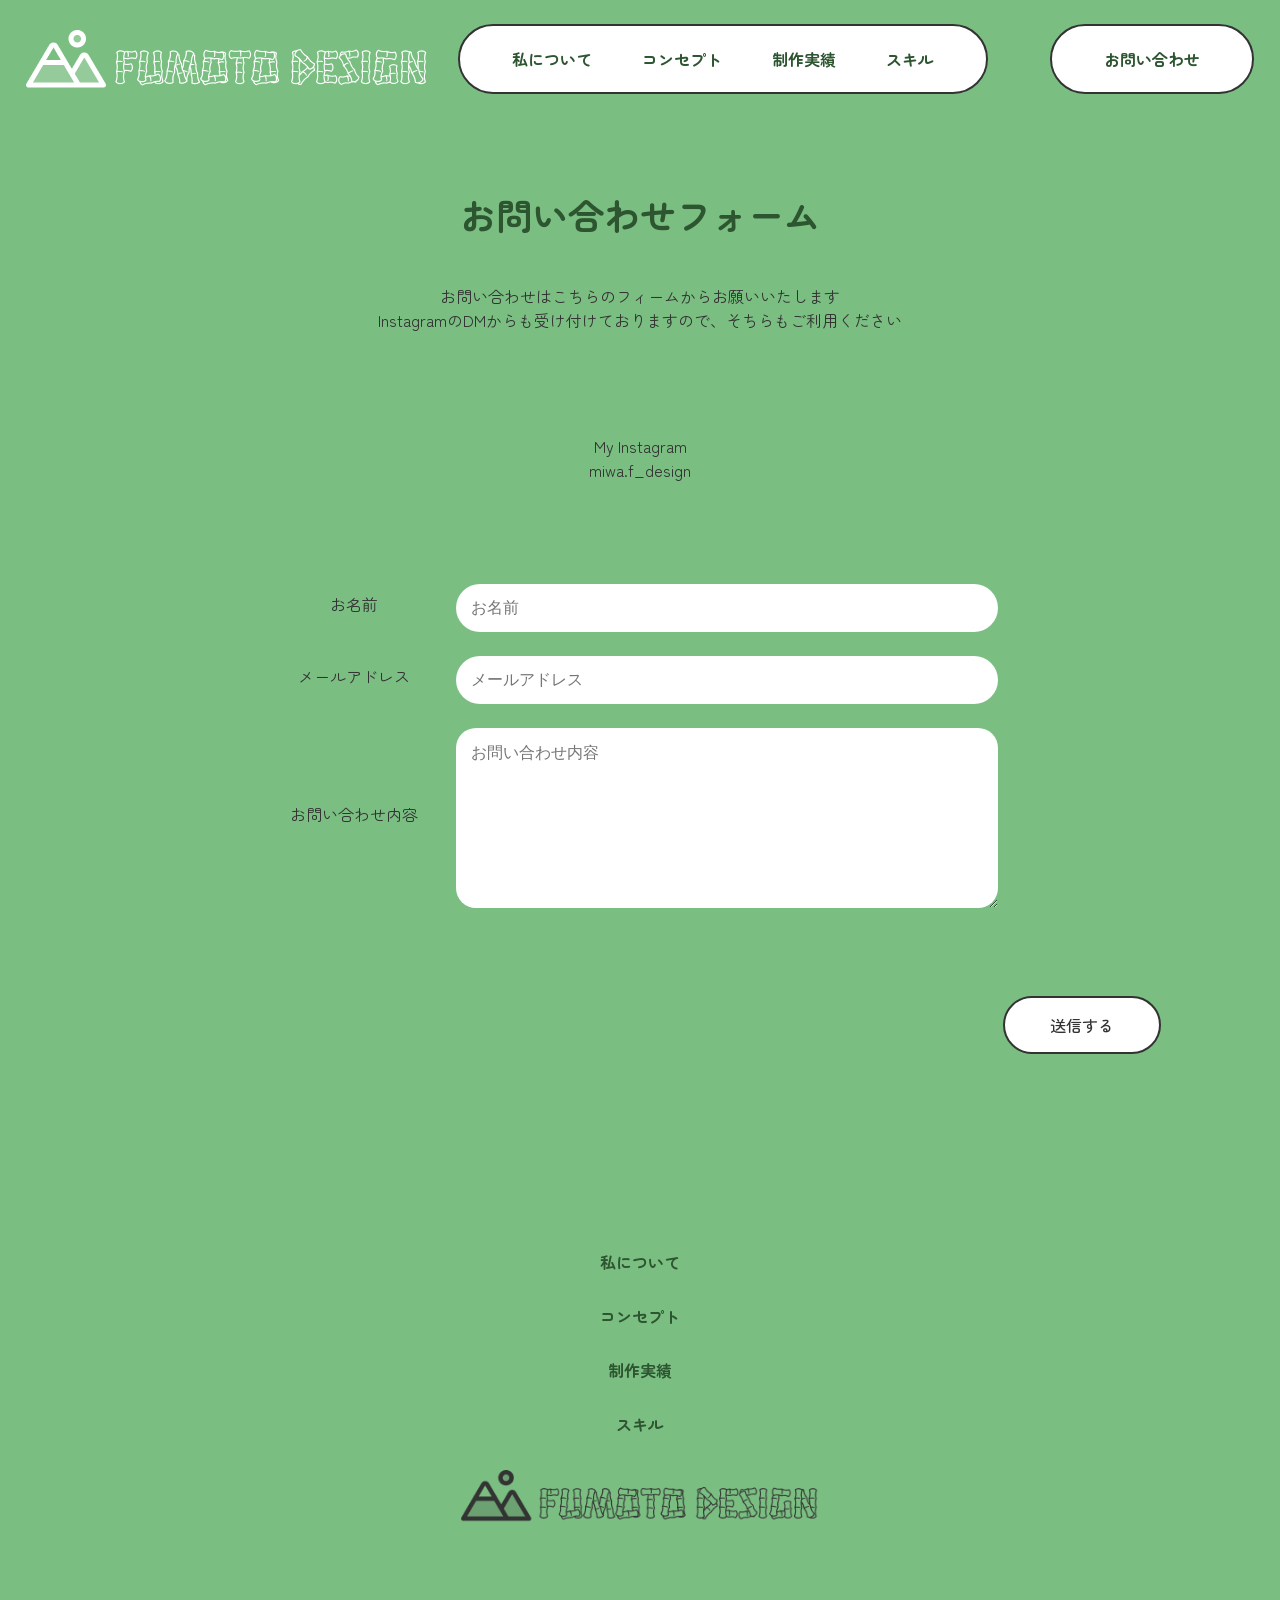
<file: contact.html>
<!DOCTYPE html>
<html lang="ja">

<head>
    <meta charset="UTF-8">
    <meta name="viewport" content="width=device-width, initial-scale=1.0">
    <title>お問い合わせフォーム</title>
    <link rel="stylesheet" href="./css/reset.css">
    <link rel="stylesheet" href="./css/contact.css">
    <link rel="preconnect" href="https://fonts.googleapis.com">
    <link rel="preconnect" href="https://fonts.gstatic.com" crossorigin>
    <link
        href="https://fonts.googleapis.com/css2?family=Alatsi&family=Diplomata+SC&family=Hanalei&family=Hind:wght@300;400;500;600;700&family=Noto+Sans+JP:wght@100..900&family=Zen+Maru+Gothic:wght@400;500;700&display=swap"
        rel="stylesheet">
    <script src="https://ajax.googleapis.com/ajax/libs/jquery/3.7.1/jquery.min.js"></script>
</head>

<body>
    <!-- ↓ここを追加（これがないとアニメーションが映る場所がありません） -->
    <div class="circle">
        <div class="animation-bg"></div>
    </div>
    <!-- ↑ここまで -->
    <header class="header_wrap">
        <a href="index.html"><img src="./image/logo.png" alt="ロゴ"></a>
        <nav class="pc_nav">
            <ul>
                <li><a href="about.html">私について</a></li>
                <li><a href="index.html">コンセプト</a></li>
                <li><a href="production.html">制作実績</a></li>
                <li><a href="index.html">スキル</a></li>
            </ul>
        </nav>
        <div class="sp_btn">
            <span></span>
        </div>
        <nav class="sp_nav">
            <ul>
                <li><a href="about.html">私について</a></li>
                <li><a href="index.html">コンセプト</a></li>
                <li><a href="production.html">制作実績</a></li>
                <li><a href="index.html">スキル</a></li>
                <li><a href="contact.html">お問い合わせ</a></li>
            </ul>
        </nav>

        <nav class="pc_p"><a href="contact.html">お問い合わせ</a></nav>
    </header>

    <section>
        <h2>お問い合わせフォーム</h2>
        <p>お問い合わせはこちらのフィームからお願いいたします<br>
            InstagramのDMからも受け付けておりますので、そちらもご利用ください</p>
        <p>My Instagram <br>
            miwa.f_design</p>
    </section>
    <!-- <section class="inputfield">
        <div class="form-container">
            <div class="form-group"></div>
            <label for="name">お名前</label>
            <input type="text">


            <div class="form-group"></div>
            <label for="mail">メールアドレス</label>
            <input type="amail">

            <div class="form-group"></div>
            <label for="content">お問い合わせ内容</label>
            <textarea></textarea>
        </div>
        <div class="btn-row">
            <button class="submit-btn">送信する</button>
        </div>
    </section> -->

    <section class="form-container">
        <form
            action="https://docs.google.com/forms/u/0/d/e/1FAIpQLSeuSdutsViYb-NowUFdMX5sFxa65jT8JseSyHXsKEABuYRLXA/formResponse"
            method="POST" target="hidden_iframe" onsubmit="submitted=true;" class="c-form">

            <div class="form-group">
                <label for="name">お名前</label>
                <input name="entry.656444893" class="c-form_input" id="field-name" placeholder="お名前" type="text"
                    required="required" />
            </div>
            <div class="form-group">
                <label for="mail">メールアドレス</label>
                <input name="entry.578179904" class="c-form_input" id="mail" placeholder="メールアドレス" type="text"
                    required="required" />
            </div>
            <div class="form-group">
                <label for="content">お問い合わせ内容</label>
                <textarea name="entry.530153285" class="c-form_input" id="field-message"
                    placeholder="お問い合わせ内容"></textarea>
            </div>
            <div class="btn-row">
                <button type="submit" class="submit-btn">送信する</button>
            </div>
        </form>
    </section>


    <script type="text/javascript">
        let submitted = false;
    </script>
    <iframe name="hidden_iframe" id="hidden_iframe" style="display: none"
        onload="if(submitted){window.location='./thanks.html';}"></iframe>

    <footer>
        <ul>
            <li><a href="about.html">私について</a></li>
            <li><a href="index.html">コンセプト</a></li>
            <li><a href="production.html">制作実績</a></li>
            <li><a href="index.html">スキル</a></li>
        </ul>
        <div class="logoblack">
            <img src="./image/logo-black.png" alt="黒いロゴ">
        </div>
    </footer>

    <script>
        $(function () {
            $(".sp_btn").on("click", function () {
                $(".sp_btn").toggleClass("open");
                $(".sp_nav").fadeToggle();
            });
        })
    </script>
</body>

</html>
</file>
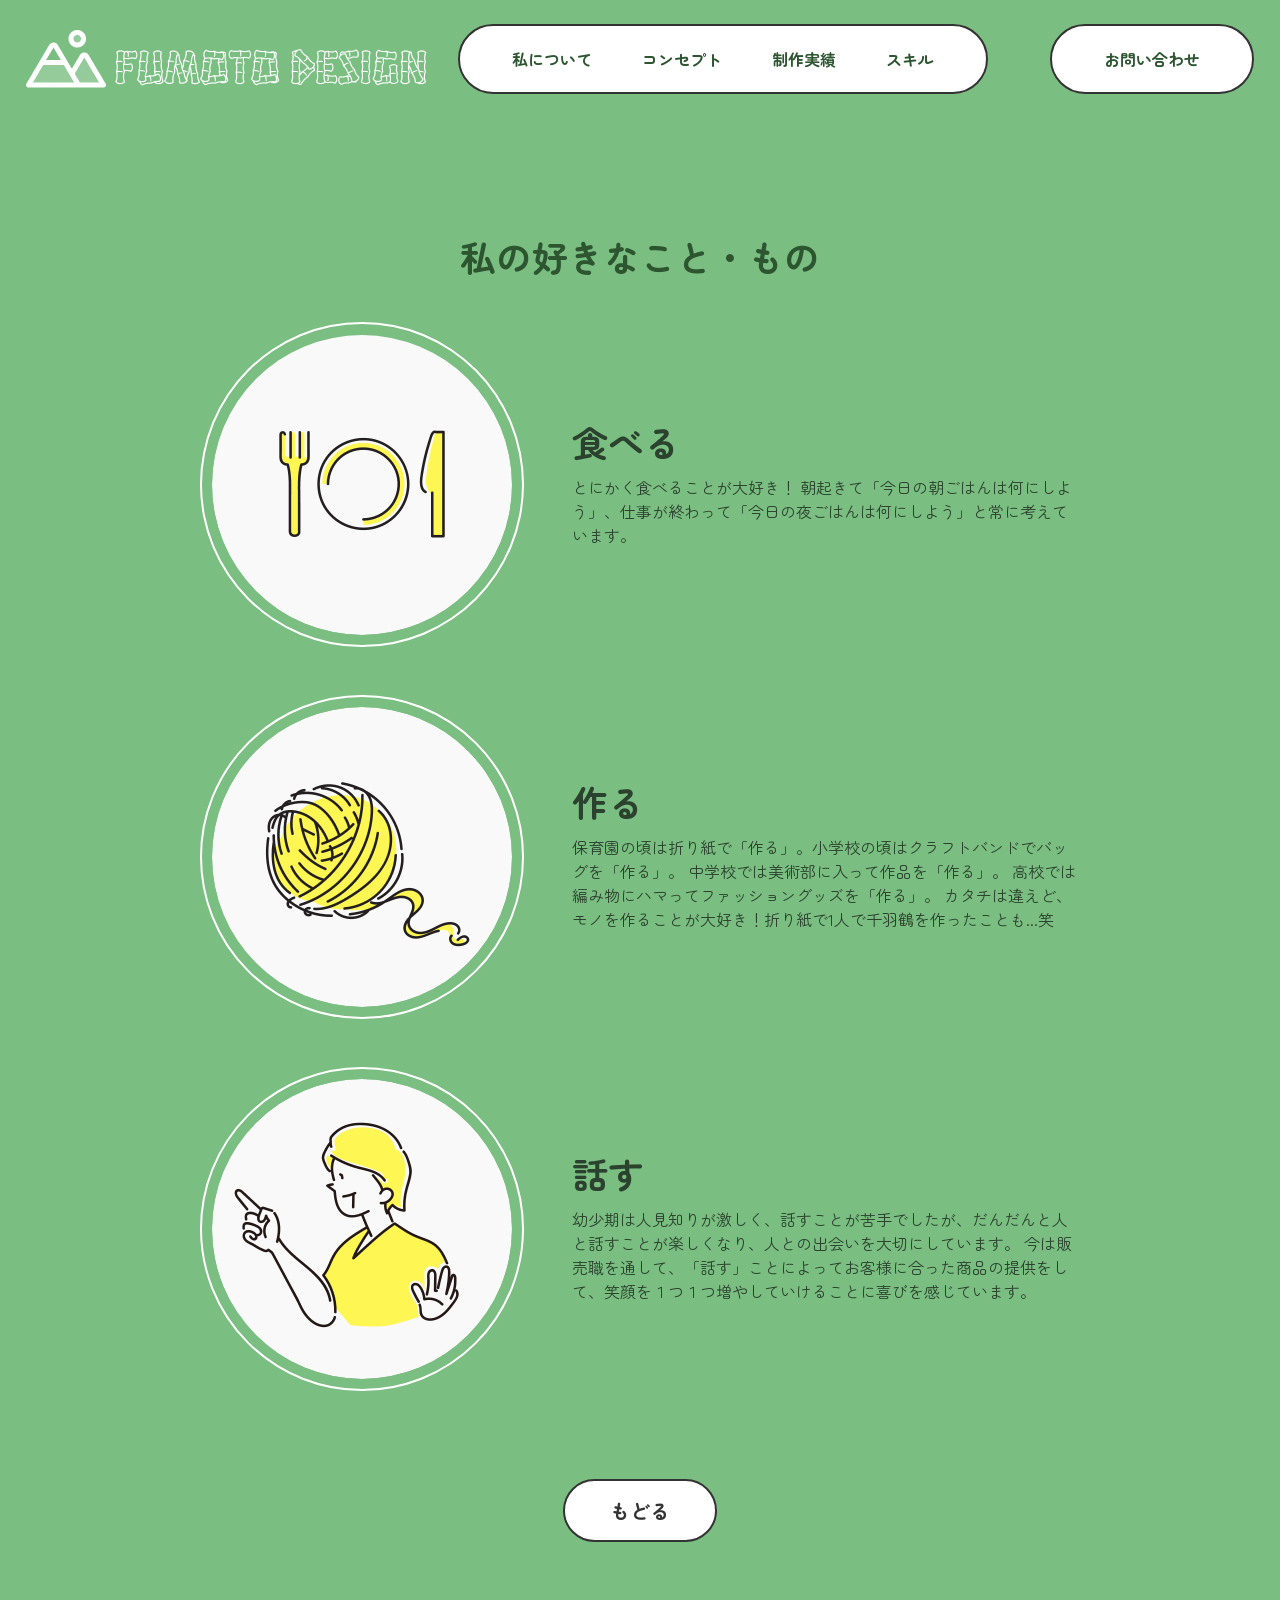
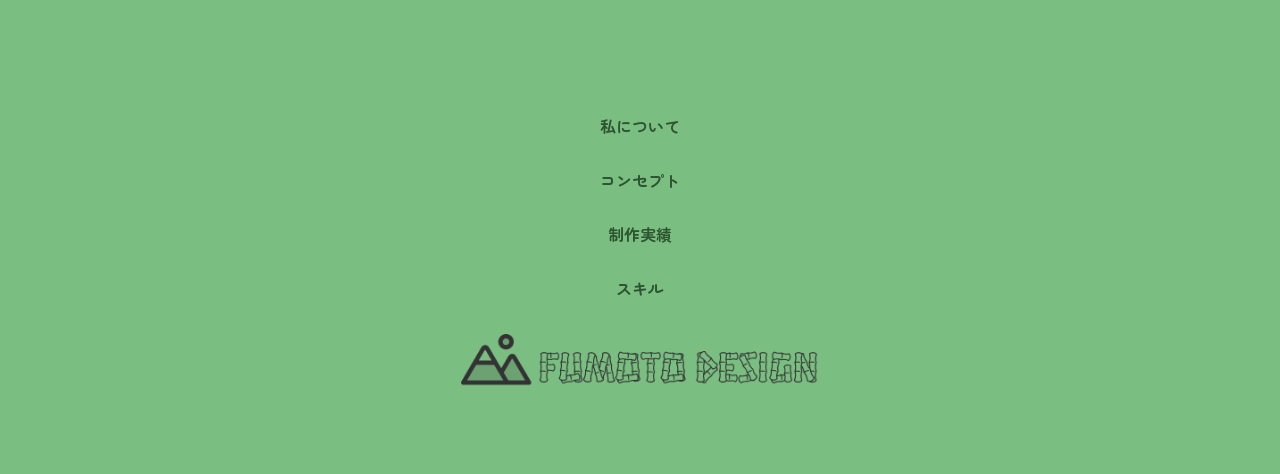
<file: favorite.html>
<!DOCTYPE html>
<html lang="ja">

<head>
    <meta charset="UTF-8">
    <meta name="viewport" content="width=device-width, initial-scale=1.0">
    <title>私の好きなこと・もの</title>
    <link rel="stylesheet" href="./css/reset.css">
    <link rel="stylesheet" href="./css/favorite.css">
    <link rel="preconnect" href="https://fonts.googleapis.com">
    <link rel="preconnect" href="https://fonts.gstatic.com" crossorigin>
    <link
        href="https://fonts.googleapis.com/css2?family=Alatsi&family=Diplomata+SC&family=Hanalei&family=Hind:wght@300;400;500;600;700&family=Noto+Sans+JP:wght@100..900&family=Zen+Maru+Gothic:wght@400;500;700&display=swap"
        rel="stylesheet">
    <script src="https://ajax.googleapis.com/ajax/libs/jquery/3.7.1/jquery.min.js"></script>
</head>

<body>
    <!-- ↓ここを追加（これがないとアニメーションが映る場所がありません） -->
    <div class="circle">
        <div class="animation-bg"></div>
    </div>
    <!-- ↑ここまで -->
    <header class="header_wrap">
        <a href="index.html"><img src="./image/logo.png" alt="ロゴ"></a>
        <nav class="pc_nav">
            <ul>
                <li><a href="about.html">私について</a></li>
                <li><a href="index.html">コンセプト</a></li>
                <li><a href="production.html">制作実績</a></li>
                <li><a href="index.html">スキル</a></li>
            </ul>
        </nav>
        <div class="sp_btn">
            <span></span>
        </div>
        <nav class="sp_nav">
            <ul>
                <li><a href="about.html">私について</a></li>
                <li><a href="index.html">コンセプト</a></li>
                <li><a href="production.html">制作実績</a></li>
                <li><a href="index.html">スキル</a></li>
                <li><a href="contact.html">お問い合わせ</a></li>
            </ul>
        </nav>

        <nav class="pc_p"><a href="contact.html">お問い合わせ</a></nav>
    </header>
    <section>
        <h2>私の好きなこと・もの</h2>
        <div class="eat">
            <img src="./image/eat.svg" alt="食べる">
            <section>
                <h3>食べる</h3>
                <p>とにかく食べることが大好き！
                    朝起きて「今日の朝ごはんは何にしよう」、仕事が終わって「今日の夜ごはんは何にしよう」と常に考えています。
                </p>
            </section>
        </div>
        <div class="make">
            <img src="./image/make.svg" alt="作る">
            <section>
                <h3>作る</h3>
                <p>保育園の頃は折り紙で「作る」。小学校の頃はクラフトバンドでバッグを「作る」。
                    中学校では美術部に入って作品を「作る」。
                    高校では編み物にハマってファッショングッズを「作る」。
                    カタチは違えど、モノを作ることが大好き！折り紙で1人で千羽鶴を作ったことも...笑
                </p>
            </section>
        </div>
        <div class="speak">
            <img src="./image/speak.svg" alt="話す">
            <section>
                <h3>話す</h3>
                <p>幼少期は人見知りが激しく、話すことが苦手でしたが、だんだんと人と話すことが楽しくなり、人との出会いを大切にしています。
                    今は販売職を通して、「話す」ことによってお客様に合った商品の提供をして、笑顔を１つ１つ増やしていけることに喜びを感じています。
                </p>
            </section>
        </div>
        <div class="removebutton">
            <a href="index.html"><button>
                    もどる
                </button></a>
        </div>
    </section>
    <footer>
        <ul>
            <li><a href="about.html">私について</a></li>
            <li><a href="index.html">コンセプト</a></li>
            <li><a href="production.html">制作実績</a></li>
            <li><a href="index.html">スキル</a></li>
        </ul>
        <div class="logoblack">
            <img src="./image/logo-black.png" alt="黒いロゴ">
        </div>
    </footer>

    <script>
        $(function () {
            $(".sp_btn").on("click", function () {
                $(".sp_btn").toggleClass("open");
                $(".sp_nav").fadeToggle();
            });
        })
    </script>
</body>

</html>
</file>
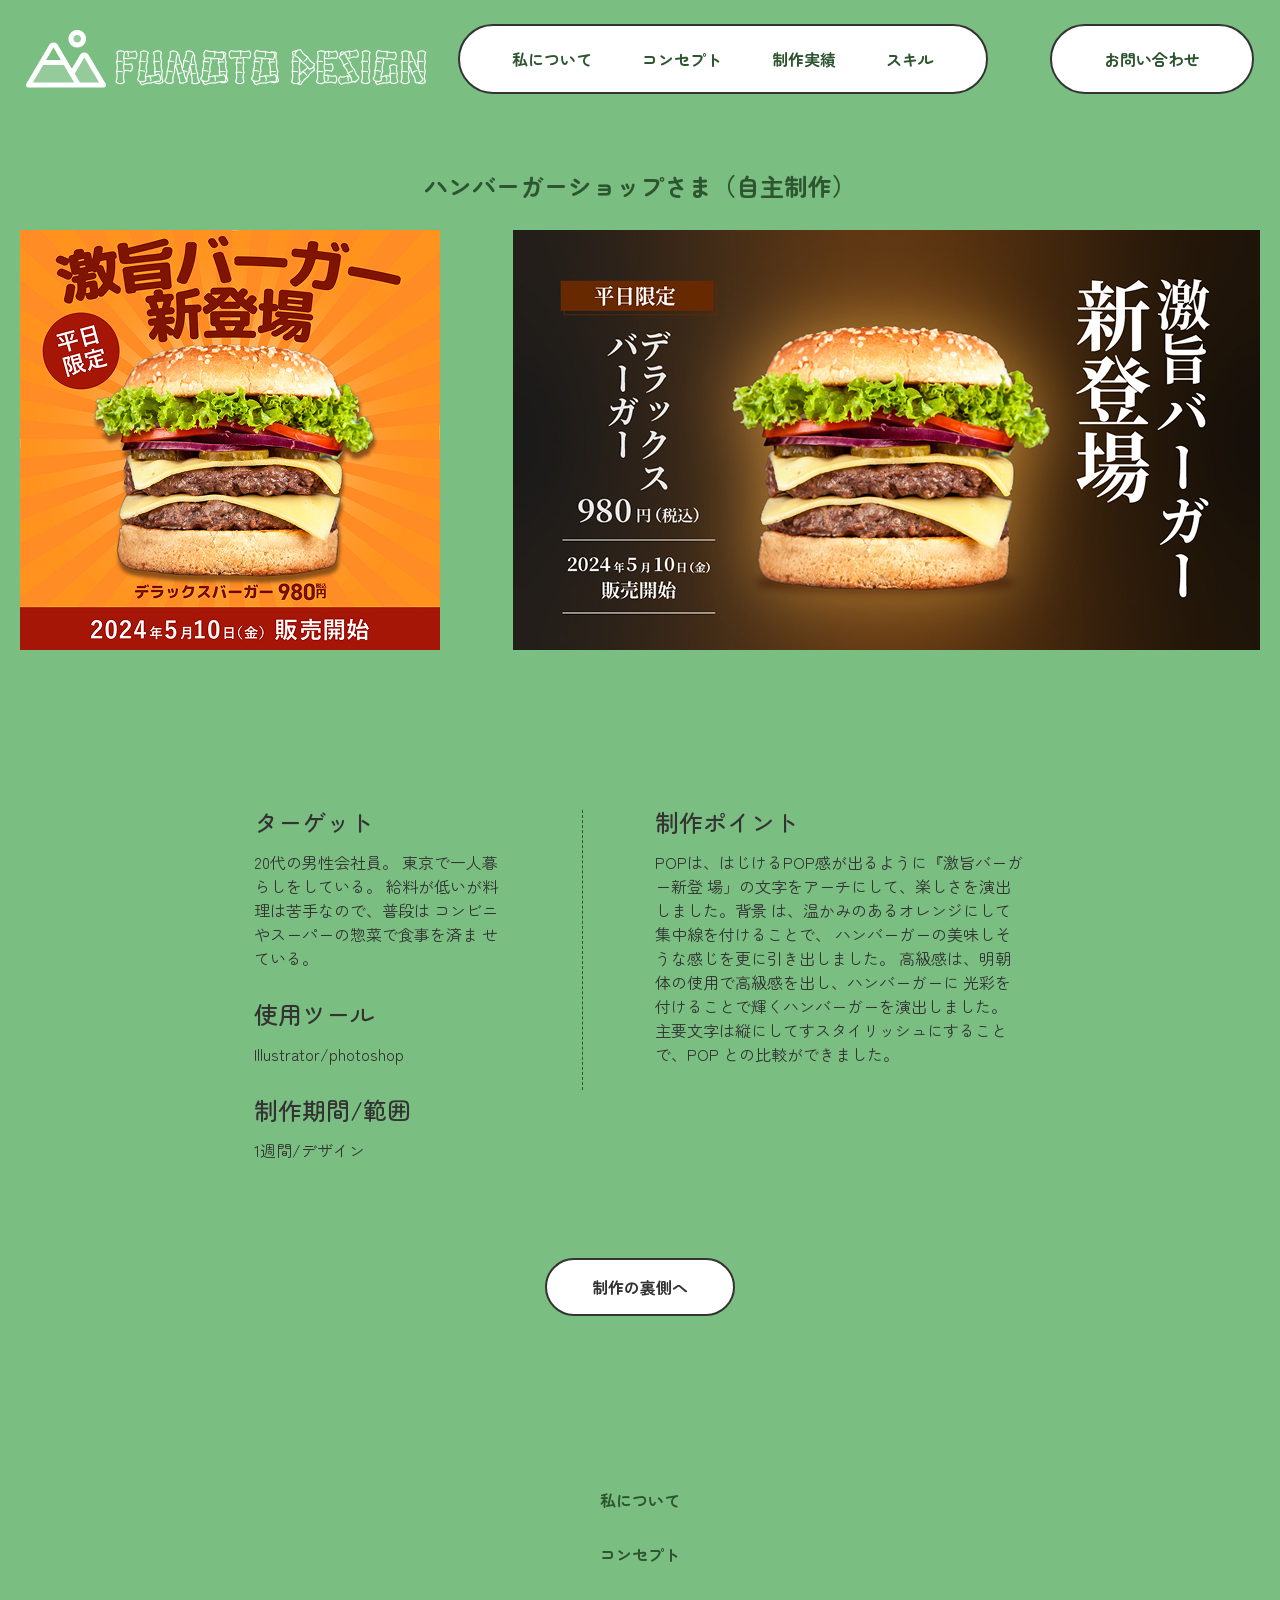
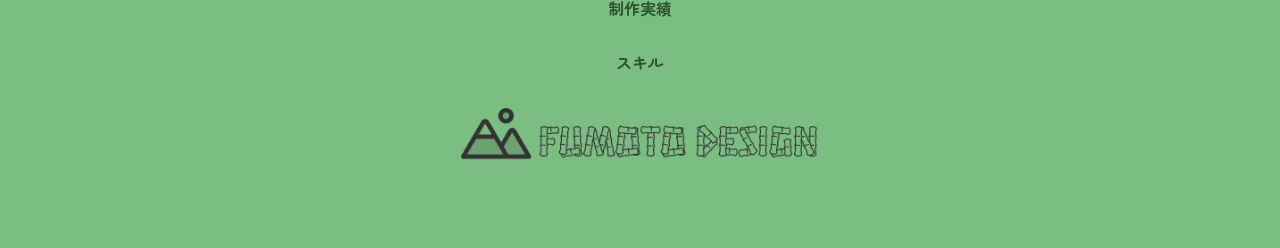
<file: humburgermore.html>
<!DOCTYPE html>
<html lang="ja">

<head>
    <meta charset="UTF-8">
    <meta name="viewport" content="width=device-width, initial-scale=1.0">
    <title>humburgarのmore</title>
    <link rel="stylesheet" href="./css/reset.css">
    <link rel="stylesheet" href="./css/humburgermore.css">
    <link rel="preconnect" href="https://fonts.googleapis.com">
    <link rel="preconnect" href="https://fonts.gstatic.com" crossorigin>
    <link
        href="https://fonts.googleapis.com/css2?family=Alatsi&family=Diplomata+SC&family=Hanalei&family=Hind:wght@300;400;500;600;700&family=Noto+Sans+JP:wght@100..900&family=Zen+Maru+Gothic:wght@400;500;700&display=swap"
        rel="stylesheet">
    <script src="https://ajax.googleapis.com/ajax/libs/jquery/3.7.1/jquery.min.js"></script>
    <script src="https://ajax.googleapis.com/ajax/libs/jquery/3.7.1/jquery.min.js"></script>
</head>

<body>
    <!-- ↓ここを追加（これがないとアニメーションが映る場所がありません） -->
    <div class="circle">
        <div class="animation-bg"></div>
    </div>
    <!-- ↑ここまで -->
    <header class="header_wrap">
        <a href="index.html"><img src="./image/logo.png" alt="ロゴ"></a>
        <nav class="pc_nav">
            <ul>
                <li><a href="about.html">私について</a></li>
                <li><a href="index.html">コンセプト</a></li>
                <li><a href="production.html">制作実績</a></li>
                <li><a href="index.html">スキル</a></li>
            </ul>
        </nav>
        <div class="sp_btn">
            <span></span>
        </div>
        <nav class="sp_nav">
            <ul>
                <li><a href="about.html">私について</a></li>
                <li><a href="index.html">コンセプト</a></li>
                <li><a href="production.html">制作実績</a></li>
                <li><a href="index.html">スキル</a></li>
                <li><a href="contact.html">お問い合わせ</a></li>
            </ul>
        </nav>

        <nav class="pc_p"><a href="contact.html">お問い合わせ</a></nav>
    </header>

    <section>
        <h2>ハンバーガーショップさま（自主制作）</h2>
        <div class="humburgarimg">
            <img src="./image/hunbergarpopmore.jpg" alt="humburgermoreのサイト" class="popimg">
            <img src="./image/hunbergarluxurymore.jpg" alt="hunbergarluxurymoreのサイト" class="luxuryimg">
        </div>
        <!-- <div class="button-group">
            <button>PC版</button>
            <button>SP版</button>
        </div> -->
        <div class="more">
            <div class="explanation">
                <h3>ターゲット</h3>
                <p>20代の男性会社員。
                    東京で一人暮らしをしている。
                    給料が低いが料理は苦手なので、普段は
                    コンビニやスーパーの惣菜で食事を済ま
                    せている。</p>
                <h3>使用ツール</h3>
                <p>Illustrator/photoshop</p>

                <h3>制作期間/範囲</h3>
                <p>1週間/デザイン</p>
            </div>
            <span class="vertical-line"></span>
            <div class="point">
                <h3>制作ポイント</h3>
                <p>POPは、はじけるPOP感が出るように『激旨バーガー新登
                    場」の文字をアーチにして、楽しさを演出しました。背景
                    は、温かみのあるオレンジにして集中線を付けることで、
                    ハンバーガーの美味しそうな感じを更に引き出しました。
                    高級感は、明朝体の使用で高級感を出し、ハンバーガーに
                    光彩を付けることで輝くハンバーガーを演出しました。
                    主要文字は縦にしてすスタイリッシュにすることで、POP
                    との比較ができました。</p>
            </div>
        </div>
    </section>
    <div class="removebutton">
        <button><a href="behindhamburger.html">
                制作の裏側へ
            </a></button>
    </div>
    <footer>
        <ul>
            <li><a href="about.html">私について</a></li>
            <li><a href="index.html">コンセプト</a></li>
            <li><a href="production.html">制作実績</a></li>
            <li><a href="index.html">スキル</a></li>
        </ul>
        <div class="logoblack">
            <img src="./image/logo-black.png" alt="黒いロゴ">
        </div>
    </footer>

    <script>
        $(function () {
            $(".sp_btn").on("click", function () {
                $(".sp_btn").toggleClass("open");
                $(".sp_nav").fadeToggle();
            });
        })
    </script>
</body>

</html>
</file>
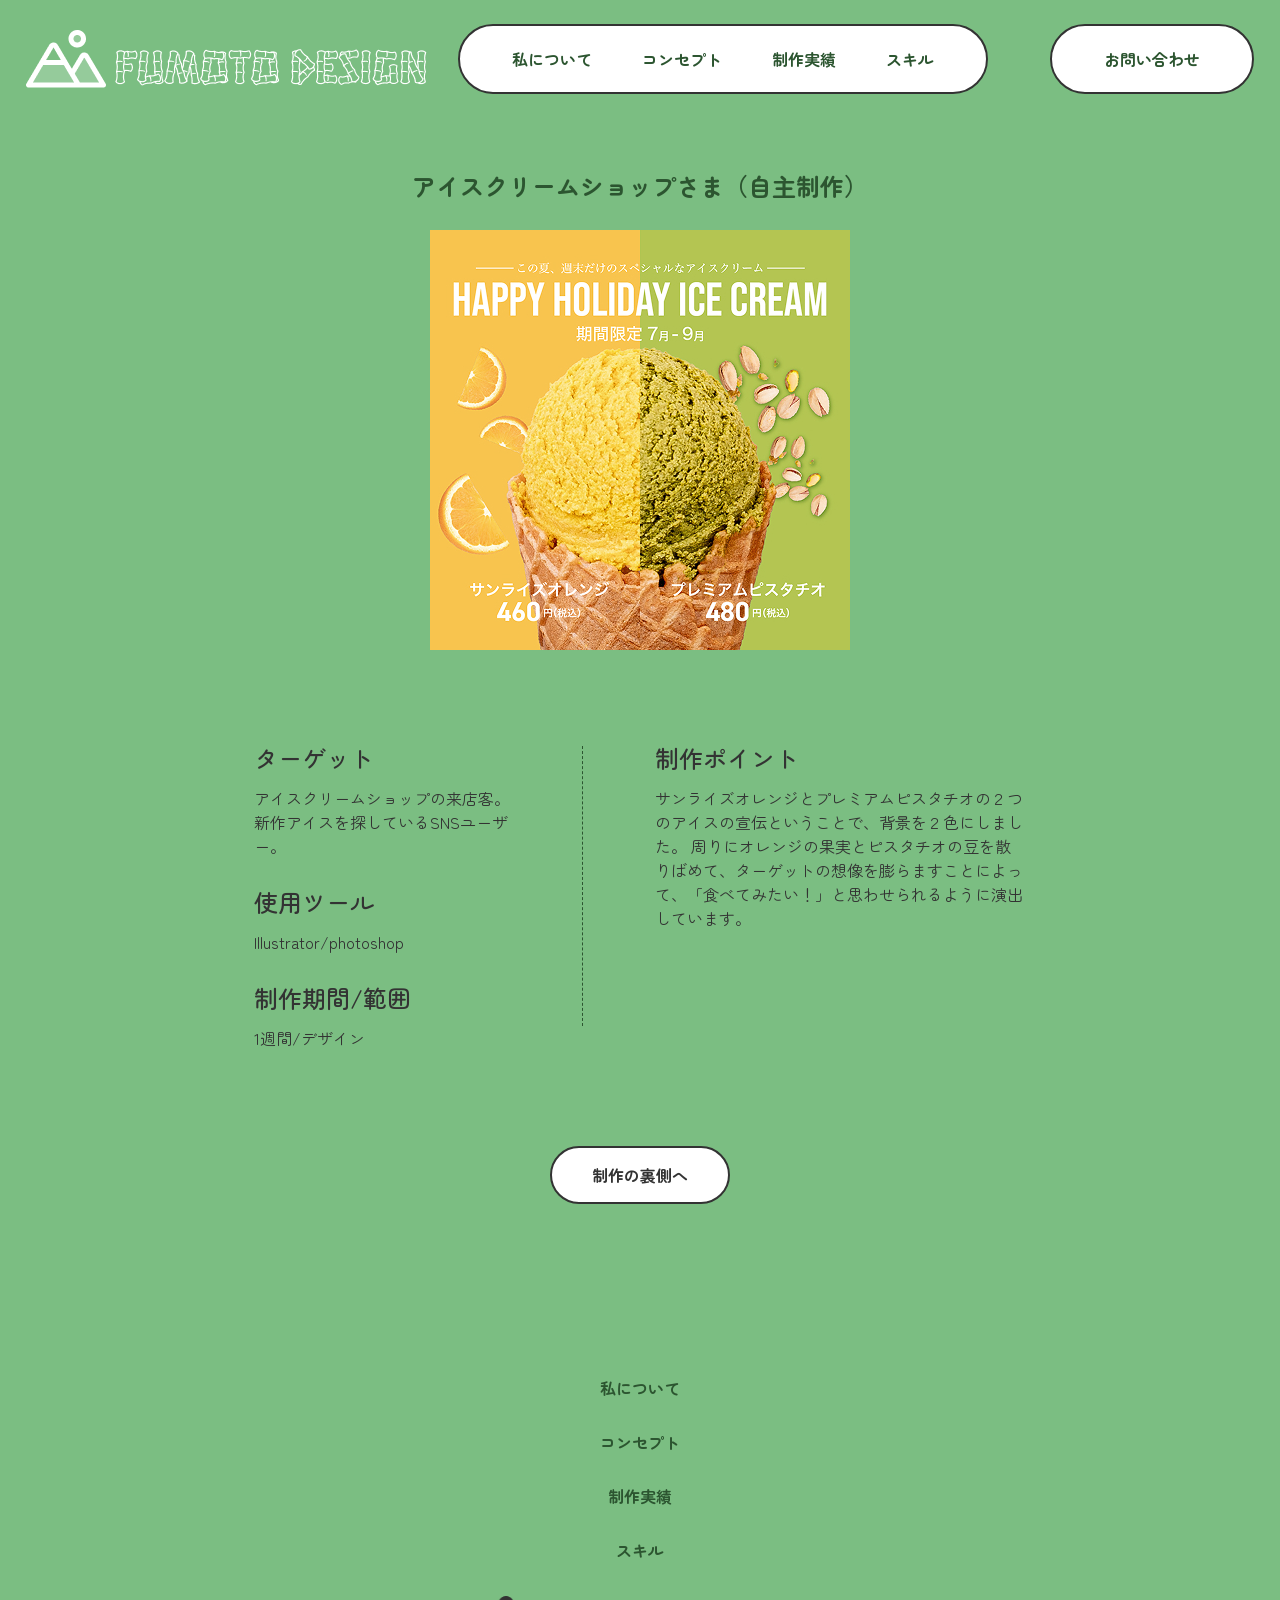
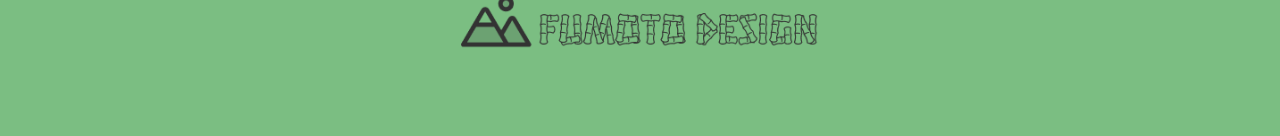
<file: icecreammore.html>
<!DOCTYPE html>
<html lang="ja">

<head>
    <meta charset="UTF-8">
    <meta name="viewport" content="width=device-width, initial-scale=1.0">
    <title>icecreamのmore</title>
    <link rel="stylesheet" href="./css/reset.css">
    <link rel="stylesheet" href="./css/icecreammore.css">
    <link rel="preconnect" href="https://fonts.googleapis.com">
    <link rel="preconnect" href="https://fonts.gstatic.com" crossorigin>
    <link
        href="https://fonts.googleapis.com/css2?family=Alatsi&family=Diplomata+SC&family=Hanalei&family=Hind:wght@300;400;500;600;700&family=Noto+Sans+JP:wght@100..900&family=Zen+Maru+Gothic:wght@400;500;700&display=swap"
        rel="stylesheet">
    <script src="https://ajax.googleapis.com/ajax/libs/jquery/3.7.1/jquery.min.js"></script>
    <script src="https://ajax.googleapis.com/ajax/libs/jquery/3.7.1/jquery.min.js"></script>
</head>

<body>
    <!-- ↓ここを追加（これがないとアニメーションが映る場所がありません） -->
    <div class="circle">
        <div class="animation-bg"></div>
    </div>
    <!-- ↑ここまで -->
    <header class="header_wrap">
        <a href="index.html"><img src="./image/logo.png" alt="ロゴ"></a>
        <nav class="pc_nav">
            <ul>
                <li><a href="about.html">私について</a></li>
                <li><a href="index.html">コンセプト</a></li>
                <li><a href="production.html">制作実績</a></li>
                <li><a href="index.html">スキル</a></li>
            </ul>
        </nav>
        <div class="sp_btn">
            <span></span>
        </div>
        <nav class="sp_nav">
            <ul>
                <li><a href="about.html">私について</a></li>
                <li><a href="index.html">コンセプト</a></li>
                <li><a href="production.html">制作実績</a></li>
                <li><a href="index.html">スキル</a></li>
                <li><a href="contact.html">お問い合わせ</a></li>
            </ul>
        </nav>

        <nav class="pc_p"><a href="contact.html">お問い合わせ</a></nav>
    </header>

    <section>
        <h2>アイスクリームショップさま（自主制作）</h2>
        <img src="./image/icecreammore.jpg" alt="icecreamのバナー">
        <!-- <div class="button-group">
            <button>PC版</button>
            <button>SP版</button>
        </div> -->
        <div class="more">
            <div class="explanation">
                <h3>ターゲット</h3>
                <p>アイスクリームショップの来店客。
                    新作アイスを探しているSNSユーザー。</p>
                <h3>使用ツール</h3>
                <p>Illustrator/photoshop</p>

                <h3>制作期間/範囲</h3>
                <p>1週間/デザイン</p>
            </div>
            <span class="vertical-line"></span>
            <div class="point">
                <h3>制作ポイント</h3>
                <p>サンライズオレンジとプレミアムピスタチオの２つのアイスの宣伝ということで、背景を２色にしました。
                    周りにオレンジの果実とピスタチオの豆を散りばめて、ターゲットの想像を膨らますことによって、「食べてみたい！」と思わせられるように演出しています。</p>
            </div>
        </div>
    </section>
    <div class="removebutton">
        <button><a href="behindice.html">
                制作の裏側へ
            </a></button>
    </div>
    <footer>
        <ul>
            <li><a href="about.html">私について</a></li>
            <li><a href="index.html">コンセプト</a></li>
            <li><a href="production.html">制作実績</a></li>
            <li><a href="index.html">スキル</a></li>
        </ul>
        <div class="logoblack">
            <img src="./image/logo-black.png" alt="黒いロゴ">
        </div>
    </footer>
    <script>
        $(function () {
            $(".sp_btn").on("click", function () {
                $(".sp_btn").toggleClass("open");
                $(".sp_nav").fadeToggle();
            });
        })
    </script>
</body>

</html>
</file>
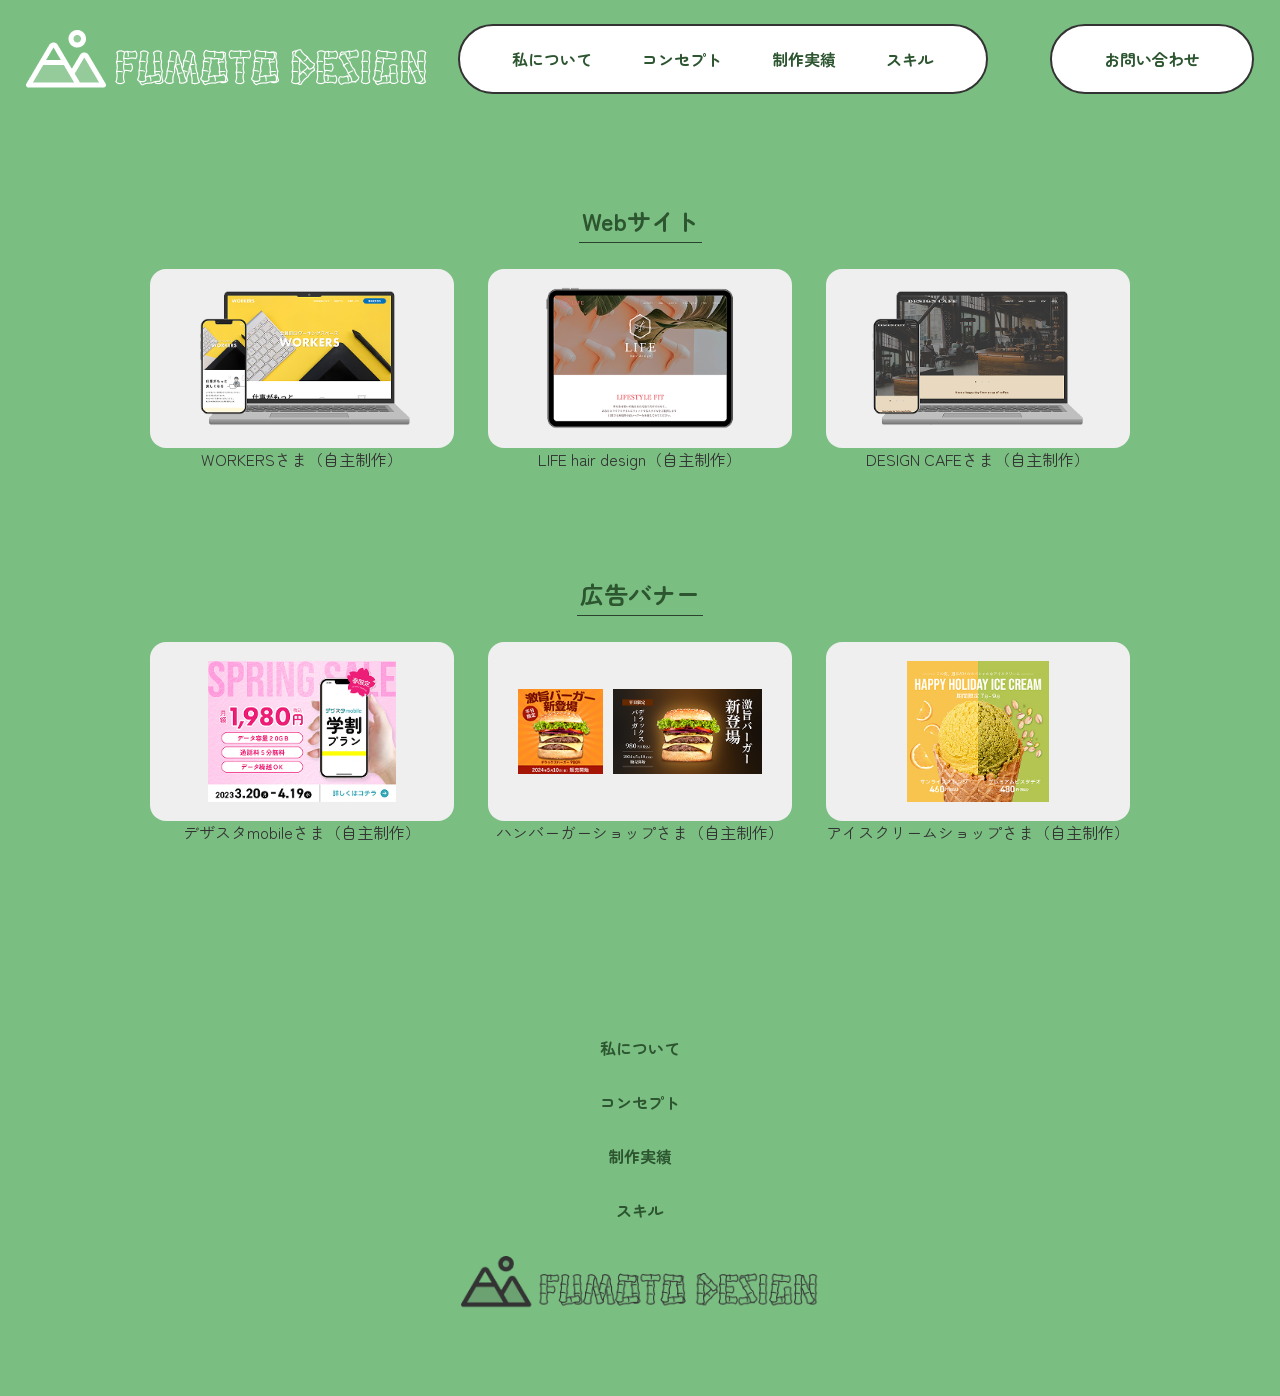
<file: production.html>
<!DOCTYPE html>
<html lang="ja">

<head>
    <meta charset="UTF-8">
    <meta name="viewport" content="width=device-width, initial-scale=1.0">
    <title>制作実績</title>
    <link rel="stylesheet" href="./css/reset.css">
    <link rel="stylesheet" href="./css/production.css">
    <link rel="preconnect" href="https://fonts.googleapis.com">
    <link rel="preconnect" href="https://fonts.gstatic.com" crossorigin>
    <link
        href="https://fonts.googleapis.com/css2?family=Alatsi&family=Diplomata+SC&family=Hanalei&family=Hind:wght@300;400;500;600;700&family=Noto+Sans+JP:wght@100..900&family=Zen+Maru+Gothic:wght@400;500;700&display=swap"
        rel="stylesheet">
    <script src="https://ajax.googleapis.com/ajax/libs/jquery/3.7.1/jquery.min.js"></script>
</head>

<body>
    <!-- ↓ここを追加（これがないとアニメーションが映る場所がありません） -->
    <div class="circle">
        <div class="animation-bg"></div>
    </div>
    <!-- ↑ここまで -->
    <header class="header_wrap">
        <a href="index.html"><img src="./image/logo.png" alt="ロゴ"></a>
        <nav class="pc_nav">
            <ul>
                <li><a href="about.html">私について</a></li>
                <li><a href="index.html">コンセプト</a></li>
                <li><a href="production.html">制作実績</a></li>
                <li><a href="index.html">スキル</a></li>
            </ul>
        </nav>
        <div class="sp_btn">
            <span></span>
        </div>
        <nav class="sp_nav">
            <ul>
                <li><a href="about.html">私について</a></li>
                <li><a href="index.html">コンセプト</a></li>
                <li><a href="production.html">制作実績</a></li>
                <li><a href="#skill">スキル</a></li>
                <li><a href="contact.html">お問い合わせ</a></li>
            </ul>
        </nav>

        <nav class="pc_p"><a href="contact.html">お問い合わせ</a></nav>
    </header>
    <section>
        <h2>Webサイト</h2>
        <div class="button-group">
            <div class="button-wrapper">
                <button class="image-button">
                    <a href="workersmore.html"><img src="./image/workers.png" alt="ボタン画像"></a>
                </button>
                <p>WORKERSさま（自主制作）</p>
            </div>
            <div class="button-wrapper">
                <button class="image-button">
                    <a href="salonsaitemore.html"><img src="./image/salonsite.png" alt="ボタン画像"></a>
                </button>
                <p>LIFE hair design（自主制作）</p>
            </div>
            <div class="button-wrapper">
                <button class="image-button">
                    <a href="designcafemore.html"><img src="./image/designcafe.png" alt="ボタン画像"></a>
                </button>
                <p>DESIGN CAFEさま（自主制作）</p>
            </div>
        </div>
    </section>
    <section>
        <h2>広告バナー</h2>
        <div class="button-group">
            <div class="button-wrapper">
                <button class="image-button">
                    <a href="springsalemore.html"><img src="./image/springsale.jpg" alt="ボタン画像"></a>
                </button>
                <p>デザスタmobileさま（自主制作）</p>
            </div>
            <div class="button-wrapper">
                <button class="image-button2">
                    <img class="pop" src="./image/hunbergarpop.png" alt="ボタン画像">
                    <img class="luxury" src="./image/hunbergarluxury.png" alt="ボタン画像">
                </button>
                <a href="humburgermore.html">
                    <p>ハンバーガーショップさま（自主制作）</p>
                </a>
            </div>
            <div class="button-wrapper">
                <button class="image-button">
                    <a href="icecreammore.html"><img src="./image/icecream.jpg" alt="ボタン画像"></a>
                </button>
                <p>アイスクリームショップさま（自主制作）</p>
            </div>
        </div>
    </section>
    <footer>
        <ul>
            <li><a href="about.html">私について</a></li>
            <li><a href="#concept">コンセプト</a></li>
            <li><a href="production.html">制作実績</a></li>
            <li><a href="#skill">スキル</a></li>
        </ul>
        <div class="logoblack">
            <img src="./image/logo-black.png" alt="黒いロゴ">
        </div>
    </footer>

    <script>
        $(function () {
            $(".sp_btn").on("click", function () {
                $(".sp_btn").toggleClass("open");
                $(".sp_nav").fadeToggle();
            });
        })
    </script>
</body>

</html>
</file>
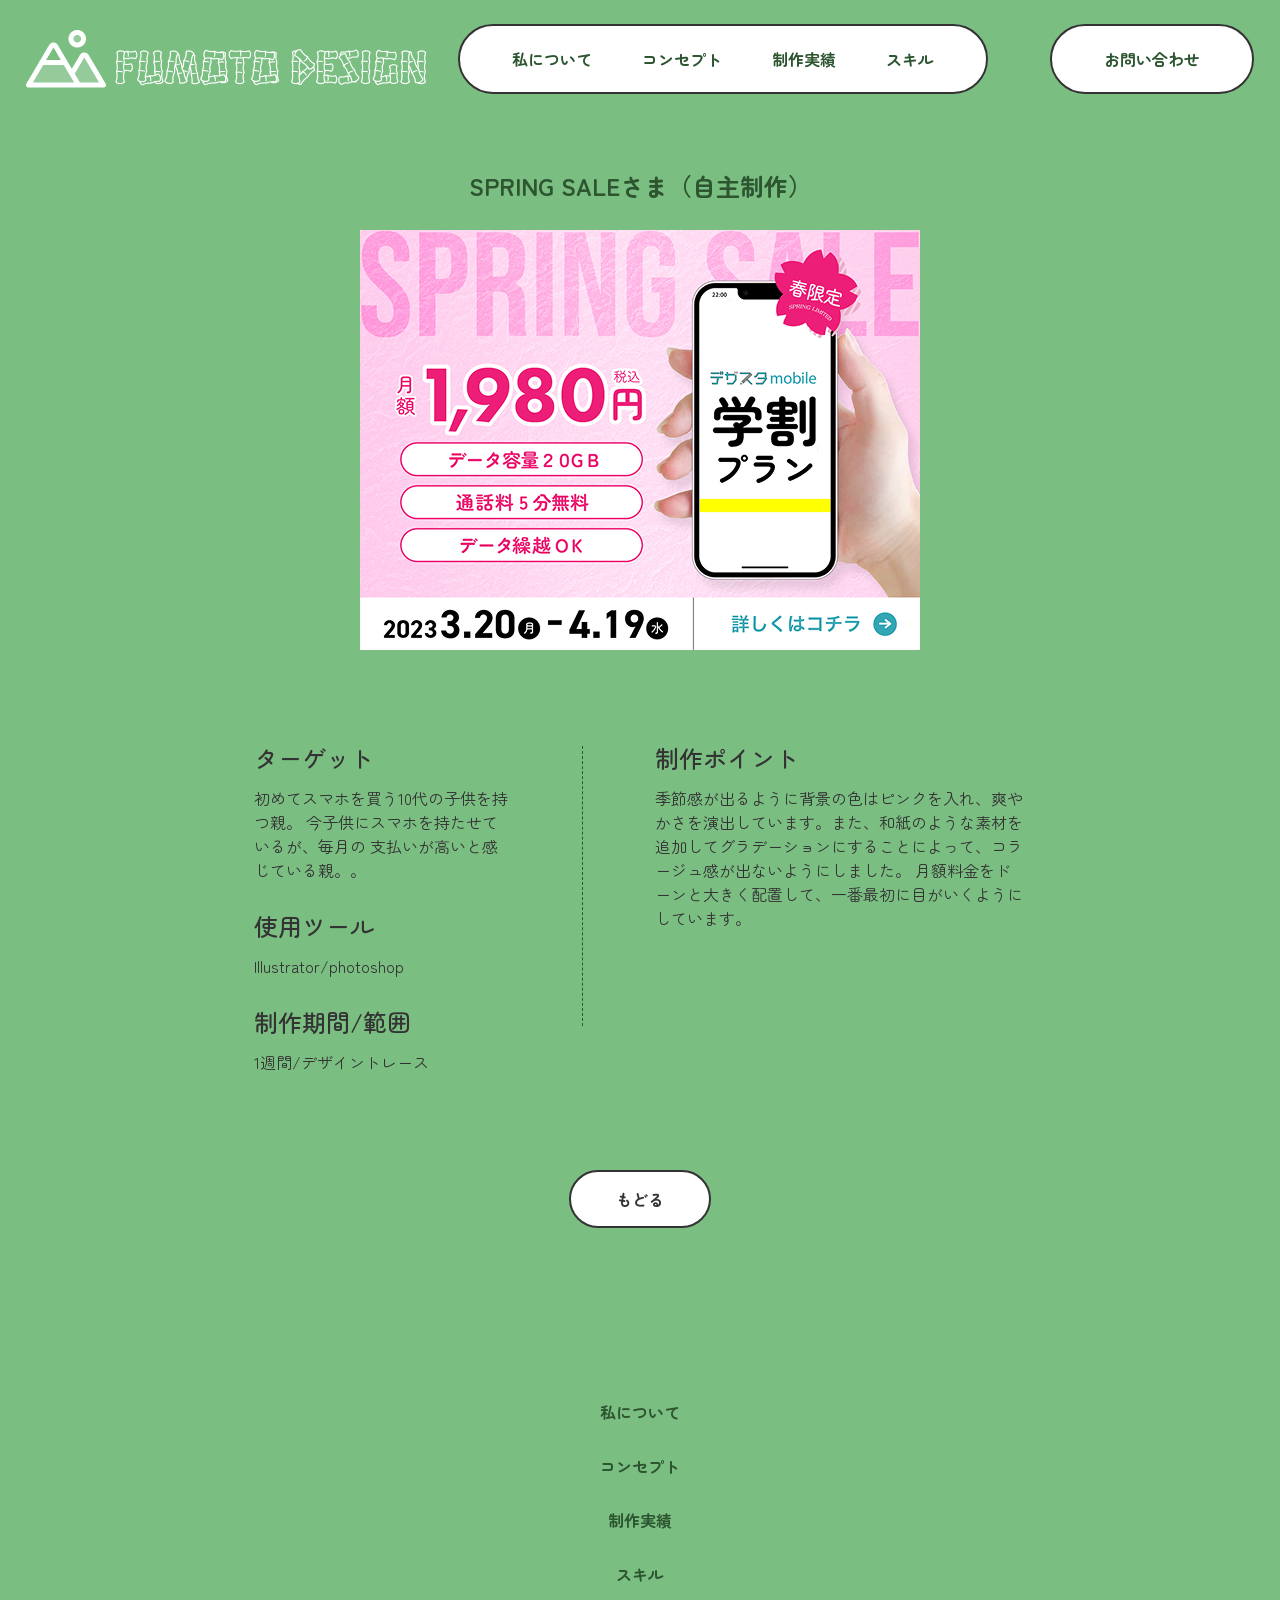
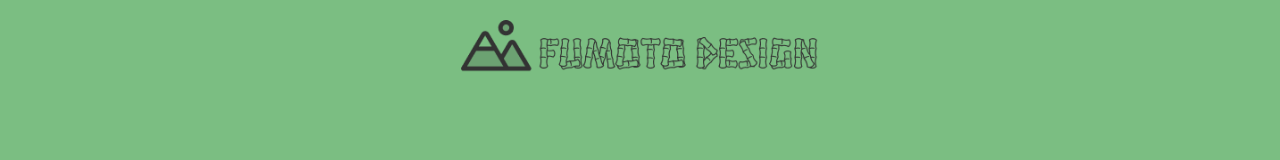
<file: springsalemore.html>
<!DOCTYPE html>
<html lang="ja">

<head>
    <meta charset="UTF-8">
    <meta name="viewport" content="width=device-width, initial-scale=1.0">
    <title>springsaleのmore</title>
    <link rel="stylesheet" href="./css/reset.css">
    <link rel="stylesheet" href="./css/springsalemore.css">
    <link rel="preconnect" href="https://fonts.googleapis.com">
    <link rel="preconnect" href="https://fonts.gstatic.com" crossorigin>
    <link
        href="https://fonts.googleapis.com/css2?family=Alatsi&family=Diplomata+SC&family=Hanalei&family=Hind:wght@300;400;500;600;700&family=Noto+Sans+JP:wght@100..900&family=Zen+Maru+Gothic:wght@400;500;700&display=swap"
        rel="stylesheet">
    <script src="https://ajax.googleapis.com/ajax/libs/jquery/3.7.1/jquery.min.js"></script>
    <script src="https://ajax.googleapis.com/ajax/libs/jquery/3.7.1/jquery.min.js"></script>
</head>

<body>
    <!-- ↓ここを追加（これがないとアニメーションが映る場所がありません） -->
    <div class="circle">
        <div class="animation-bg"></div>
    </div>
    <!-- ↑ここまで -->
    <header class="header_wrap">
        <a href="index.html"><img src="./image/logo.png" alt="ロゴ"></a>
        <nav class="pc_nav">
            <ul>
                <li><a href="about.html">私について</a></li>
                <li><a href="index.html">コンセプト</a></li>
                <li><a href="production.html">制作実績</a></li>
                <li><a href="index.html">スキル</a></li>
            </ul>
        </nav>
        <div class="sp_btn">
            <span></span>
        </div>
        <nav class="sp_nav">
            <ul>
                <li><a href="about.html">私について</a></li>
                <li><a href="index.html">コンセプト</a></li>
                <li><a href="production.html">制作実績</a></li>
                <li><a href="index.html">スキル</a></li>
                <li><a href="contact.html">お問い合わせ</a></li>
            </ul>
        </nav>

        <nav class="pc_p"><a href="contact.html">お問い合わせ</a></nav>
    </header>

    <section>
        <h2>SPRING SALEさま（自主制作）</h2>
        <img src="./image/springsalemore.jpg" alt="springsaleのサイト">
        <!-- <div class="button-group">
            <button>PC版</button>
            <button>SP版</button>
        </div> -->
        <div class="more">
            <div class="explanation">
                <h3>ターゲット</h3>
                <p>初めてスマホを買う10代の子供を持つ親。
                    今子供にスマホを持たせているが、毎月の
                    支払いが高いと感じている親。。</p>
                <h3>使用ツール</h3>
                <p>Illustrator/photoshop</p>

                <h3>制作期間/範囲</h3>
                <p>1週間/デザイントレース</p>
            </div>
            <span class="vertical-line"></span>
            <div class="point">
                <h3>制作ポイント</h3>
                <p>季節感が出るように背景の色はピンクを入れ、爽やかさを演出しています。また、和紙のような素材を追加してグラデーションにすることによって、コラージュ感が出ないようにしました。
                    月額料金をドーンと大きく配置して、一番最初に目がいくようにしています。</p>
            </div>
        </div>
    </section>
    <div class="removebutton">
        <button><a href="production.html">
                もどる
            </a></button>
    </div>
    <footer>
        <ul>
            <li><a href="about.html">私について</a></li>
            <li><a href="index.html">コンセプト</a></li>
            <li><a href="production.html">制作実績</a></li>
            <li><a href="index.html">スキル</a></li>
        </ul>
        <div class="logoblack">
            <img src="./image/logo-black.png" alt="黒いロゴ">
        </div>
    </footer>

    <script>
        $(function () {
            $(".sp_btn").on("click", function () {
                $(".sp_btn").toggleClass("open");
                $(".sp_nav").fadeToggle();
            });
        })
    </script>
</body>

</html>
</file>
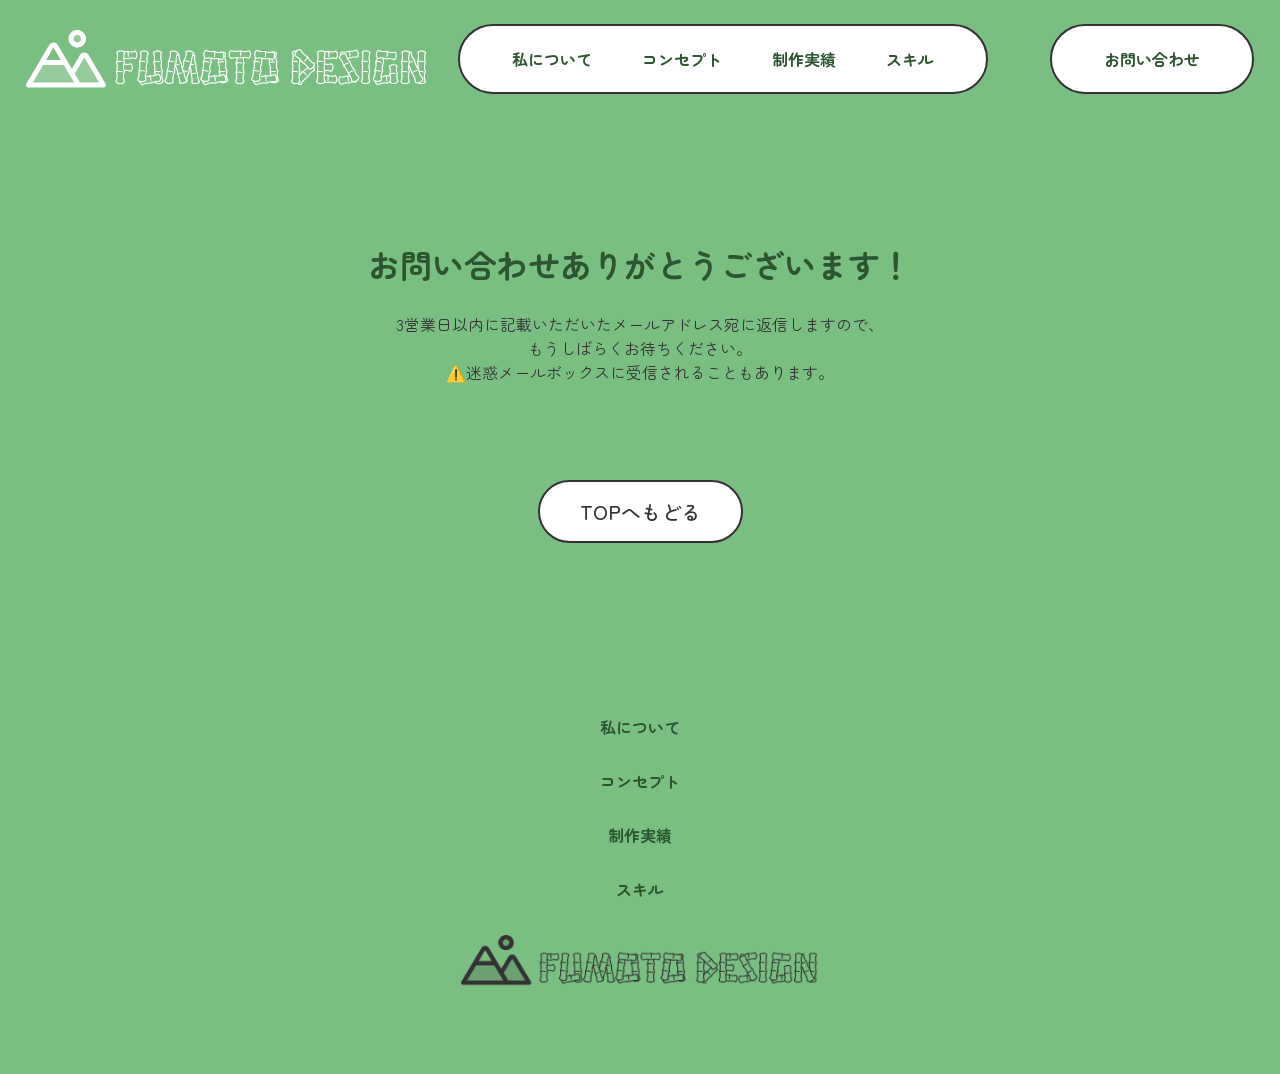
<file: thanks.html>
<!DOCTYPE html>
<html lang="ja">

<head>
    <meta charset="UTF-8">
    <meta name="viewport" content="width=device-width, initial-scale=1.0">
    <title>Thanksページ</title>
    <link rel="stylesheet" href="./css/reset.css">
    <link rel="stylesheet" href="./css/thanks.css">
    <link rel="preconnect" href="https://fonts.googleapis.com">
    <link rel="preconnect" href="https://fonts.gstatic.com" crossorigin>
    <link
        href="https://fonts.googleapis.com/css2?family=Alatsi&family=Diplomata+SC&family=Hanalei&family=Hind:wght@300;400;500;600;700&family=Noto+Sans+JP:wght@100..900&family=Zen+Maru+Gothic:wght@400;500;700&display=swap"
        rel="stylesheet">
    <script src="https://ajax.googleapis.com/ajax/libs/jquery/3.7.1/jquery.min.js"></script>
    <script src="https://ajax.googleapis.com/ajax/libs/jquery/3.7.1/jquery.min.js"></script>
</head>

<body>
    <!-- ↓ここを追加（これがないとアニメーションが映る場所がありません） -->
    <div class="circle">
        <div class="animation-bg"></div>
    </div>
    <!-- ↑ここまで -->
    <header class="header_wrap">
        <a href="index.html"><img src="./image/logo.png" alt="ロゴ"></a>
        <nav class="pc_nav">
            <ul>
                <li><a href="about.html">私について</a></li>
                <li><a href="index.html">コンセプト</a></li>
                <li><a href="production.html">制作実績</a></li>
                <li><a href="index.html">スキル</a></li>
            </ul>
        </nav>
        <div class="sp_btn">
            <span></span>
        </div>
        <nav class="sp_nav">
            <ul>
                <li><a href="about.html">私について</a></li>
                <li><a href="index.html">コンセプト</a></li>
                <li><a href="production.html">制作実績</a></li>
                <li><a href="index.html">スキル</a></li>
                <li><a href="contact.html">お問い合わせ</a></li>
            </ul>
        </nav>

        <nav class="pc_p"><a href="contact.html">お問い合わせ</a></nav>
    </header>

    <section>
        <h2>お問い合わせ<br class="sp_br">ありがとうございます！</h2>
        <p>3営業日以内に記載いただいた<br class="sp_br">メールアドレス宛に返信しますので、<br>
            もうしばらくお待ちください。<br>
            ⚠️迷惑メールボックスに<br class="sp_br">受信されることもあります。
        </p>

        <div class="removebutton">
            <a href="index.html"><button>
                    TOPへもどる
                </button></a>
        </div>
    </section>

    <footer>
        <ul>
            <li><a href="about.html">私について</a></li>
            <li><a href="index.html">コンセプト</a></li>
            <li><a href="production.html">制作実績</a></li>
            <li><a href="index.html">スキル</a></li>
        </ul>
        <div class="logoblack">
            <img src="./image/logo-black.png" alt="黒いロゴ">
        </div>
    </footer>

    <script>
        $(function () {
            $(".sp_btn").on("click", function () {
                $(".sp_btn").toggleClass("open");
                $(".sp_nav").fadeToggle();
            });
        })
    </script>
</body>

</html>
</file>
<file: css/style.css>
@charset "utf-8";



body {
    background: linear-gradient(#61bb6a, #d3e6d5);
}

html {
    scroll-behavior: smooth;
}

/* 円が消えた後に、下のコンテンツを触れるようにするための設定 */
.circle {
    pointer-events: none;
}

.circle .animation-bg {
    background: #7BBE82;
    /* あなたのブランドカラーですね */
    position: fixed;
    z-index: 9999;
    /* 他のどの要素よりも上に表示させる */
    top: calc(50% - 1rem);
    left: calc(50% - 1rem);
    width: 2rem;
    height: 2rem;
    border-radius: 50%;

    /* アニメーションの指示 */
    animation-name: PageAnime-circle;
    animation-duration: 0.8s;
    animation-timing-function: ease-in-out;
    animation-fill-mode: forwards;
}

/* アニメーションの中身：巨大(100倍)から消失(0)へ */
@keyframes PageAnime-circle {
    0% {
        transform: scale(100);
        opacity: 1;
    }

    100% {
        transform: scale(0);
        opacity: 1;
    }
}



/* 円が消えた後に、下のコンテンツを触れるようにするための設定 */
/* .circle {
    pointer-events: none;
} */

/* .circle .animation-bg {
    background: linear-gradient(#61bb6a, #d3e6d5); */
/* あなたのブランドカラーですね */
/* position: fixed;
    z-index: 9999; */
/* 他のどの要素よりも上に表示させる */
/* top: calc(50% - 1rem);
    left: calc(50% - 1rem);
    width: 2rem;
    height: 2rem;
    border-radius: 50%; */

/* アニメーションの指示 */
/* animation-name: PageAnime-circle;
    animation-duration: 0.8s;
    animation-timing-function: ease-in-out;
    animation-fill-mode: forwards; */
/* } */

/* アニメーションの中身：巨大(100倍)から消失(0)へ */
/* @keyframes PageAnime-circle {
    0% {
        transform: scale(100);
        opacity: 1;
    }

    100% {
        transform: scale(0);
        opacity: 1;
    }
} */









.mainvisual {
    color: #ffffff;
}

.pc_nav a {
    /* 下準備：アニメーションを滑らかにするため */
    background-image: linear-gradient(yellow, yellow);
    background-repeat: no-repeat;
    background-position: center left;
    /* 線の開始位置 */
    background-size: 0% 30%;
    /* 最初は横幅0%、高さ40%（線の太さ） */
    transition: background-size 0.3s;

    display: inline;
    /* インライン要素に適用 */
    text-decoration: none;
}

.pc_nav a:hover {
    cursor: pointer;
    background-size: 100% 40%;
}

.pc_p:hover,
.button button:hover,
.button2 button:hover,
.more_p button:hover {
    cursor: pointer;
    color: #2C5530;
    background-color: #FFFCB8;
    border-color: #2C5530;
}


.header_wrap {
    display: flex;
    justify-content: space-between;
    align-items: center;
    padding: 24px 2% 0;
    position: absolute;
    top: 0;
    left: 0;
    width: 100%;
    box-sizing: border-box;
}

.pc_nav {
    background: #ffffff;
    padding: 25px 52px;
    font-size: 16px;
    border-radius: 50px;
    cursor: pointer;
    color: #2c5530;
    font-family: "Zen Maru Gothic";
    border: 2px #333333 solid;
}

.pc_p {
    background-color: #ffffff;
    padding: 25px 52px;
    border-radius: 50px;
    font-size: 16px;
    font-family: "Zen Maru Gothic";
    cursor: pointer;
    border: 2px #333333 solid;
}


.pc_nav ul {
    list-style: none;
    display: flex;
    gap: 50px;
}

.pc_nav li,
.pc_p {
    color: #2c5530;
    font-family: "Zen Maru Gothic";
    font-weight: 700;
}

/* スマホ版メニュー */
.sp_nav {
    position: absolute;
    top: 0;
    left: 0;
    width: 100%;
    height: 100vh;
    background: rgb(144, 190, 153);
    z-index: 1;
}

.sp_nav ul {
    height: 100%;
    display: flex;
    flex-direction: column;
    align-items: center;
    justify-content: center;
    gap: 48px;
}

.sp_nav li {
    color: #fff;
    font-size: 36px;
    font-weight: 500;
    font-family: "Zen Maru Gothic";
    cursor: pointer;
}

.sp_nav,
.pc_p .sp_btn {
    display: none;
}



@media screen and (max-width:1175px) {






    .name p {
        font-size: 24px !important;
    }

    .concept p {
        font-size: 16px !important;
    }

    .pc_nav,
    .pc_p {
        display: none;
    }

    .sp_btn {
        display: block;
        height: 20px;
        cursor: pointer;
        position: absolute;
        top: 30px;
        right: 20px;
        z-index: 2;
    }

    .sp_btn span {
        display: block;
        width: 40.5px;
        height: 2px;
        background-color: #ffffff;
        position: relative;
        top: 10px;
    }

    .sp_btn span::before,
    .sp_btn span::after {
        content: "";
        display: block;
        width: 40.5px;
        height: 2px;
        background-color: #ffffff;
        position: absolute;
    }

    .sp_btn span::before {
        bottom: 10px;
    }

    .sp_btn span::after {
        top: 10px;
    }
}


h1 {
    color: #ffffff;
    font-family: "Hanalei";
    font-size: 150px;
    text-align: center;
    margin-top: 272px;
    margin-bottom: 36px;
}

.name p {
    color: #ffffff;
    font-family: "Zen Maru Gothic";
    font-weight: 500;
    text-align: center;
    margin-bottom: 80px;
    margin-top: 200px;
    font-size: 36px;
}

.concept p {
    color: #ffffff;
    font-family: "Zen Maru Gothic";
    font-weight: 300;
    width: 500px;
    margin: 0 auto;
    line-height: 1.75;
    text-align: center;
    margin-bottom: 1em;
    font-size: 20px;
}

.mainmountain img {
    display: block;
    margin: 0 auto;
    width: 83%;
}

.concept {
    position: absolute;
    left: 0;
    right: 0;
    width: 100%;
}

.grassland img {
    display: block;
    margin-left: 70%;
    top: 0;
    width: 21%;
    position: relative;
    top: 120px;
}



.button {
    margin-bottom: 150px;
}

.button,
.button2,
.more_p {
    text-align: center;
    font-family: "Hanalei";
}

.button button,
.button2 button {
    background: #ffffff;
    padding: 20px 40px;
    font-size: 24px;
    border-radius: 50px;
    cursor: pointer;
    font-family: "Alatsi";
    font-weight: 600;
    color: #333333;
    border: 2px solid #333333;
}



h2 {
    color: #2C5530;
    font-family: "Zen Maru Gothic";
    font-weight: bold;
    text-align: center;
    font-size: 36px;
}

.myfavorit {
    display: flex;
    gap: 30px;
    justify-content: center;
    margin-bottom: 150px;
    margin-top: 70px;
}

.item {
    cursor: pointer;
    width: 21%;
}







@media screen and (min-width:1175px) {
    .myfavorit p {
        display: none;
    }

    .more_p {
        display: none;
    }

    .production_sp {
        display: none;
    }

    .br-sp {
        display: none;
    }
}


.climber img {
    display: block;
    margin: 0 auto;
    width: 240px;
    margin-bottom: 210px;
    /* アニメーションの適用 */
    animation: yuraYura 2s ease-in-out infinite alternate;
    /* 回転の中心を上端中央に設定（オプション） */
    transform-origin: center;
}


@keyframes yuraYura {
    0% {
        transform: rotate(5deg);
        /* 右に5度 */
    }

    100% {
        transform: rotate(-5deg);
        /* 左に5度 */
    }
}






.productionresults_pc>img {
    display: block;
    margin: 0 auto;
    width: 100%;
    margin-top: 81px;
    margin-bottom: 72px;
}

.productionresults_pc {
    position: relative;
}

.bear img {
    width: 25%;
    position: absolute;
    left: 55%;
    top: 60%;
}

.button2 {
    margin-bottom: 390px;
}

.skill-card p {
    color: #2C5530;
    /* border-left: 1px solid #94C999; */
    font-family: "Zen Maru Gothic";
    font-weight: normal;
    padding-left: 15px;
    align-items: center;
    background-color: #ffffff;
    width: 205px;
    height: 50px;
    align-items: center;
    display: flex;
    gap: 15px;
    border-radius: 5px;
}

.skill-card p::before {
    content: "";
    display: block;
    width: 1px;
    height: 50%;
    background-color: #94c999;
}

.skill-card {
    display: flex;
    flex-direction: column;
    gap: 45px;
    width: fit-content;
    margin: 0 auto;
}

.skill1,
.skill2,
.skill3 {
    display: flex;
    align-items: center;
    gap: 60px;
    z-index: 2;
}

.skill1 {
    margin-top: 85px;
}

.skill-top {
    margin-top: 210px;
    position: relative;
}

.mountainillustration img {
    display: block;
    margin: 0 auto;
    width: 111%;
    margin-bottom: 104px;
    top: 55%;
    z-index: 1;
}

.greenfootprints img,
.yellowfootprints img {
    display: block;
    margin: 0 auto;
    width: 7%;
    margin-bottom: 150px;
    margin-top: 88px;
}

footer ul {
    list-style: none;
}

footer ul li {
    font-family: "Zen Maru Gothic";
    font-weight: bold;
    color: #2C5530;
    font-size: 16px;
    margin-bottom: 38px;
    text-align: center;
    cursor: pointer;
}

.logoblack img {
    display: block;
    margin: 0 auto;
    width: 30%;
}


footer {
    position: relative;
    padding-bottom: 96px;
}

.sun img {
    position: absolute;
    bottom: 0;
    right: 0%;
    width: 38%;
    opacity: 0.9;
}

.cloud img {
    position: absolute;
    bottom: 0;
    left: 0%;
    width: 38%;
    opacity: 0.9;
}





/* ボタン全体の固定位置 */
.circle-top-btn {
    position: fixed;
    bottom: 30px;
    right: 30px;
    width: 100px;
    height: 100px;
    display: flex;
    align-items: center;
    justify-content: center;
    text-decoration: none;
}

/* SVG（文字）を回転させる設定 */
.rotating-text {
    position: absolute;
    width: 100%;
    height: 100%;
    animation: rotateText 10s linear infinite;
    /* 10秒で1周、無限に続く */
}

@keyframes rotateText {
    0% {
        transform: rotate(0deg);
    }

    100% {
        transform: rotate(360deg);
    }
}

/* SVG内のフォント設定 */
svg {
    width: 100%;
    height: 100%;
    overflow: visible;
}

text {
    font-size: 16px;
    font-family: "Hanalei";
    letter-spacing: 2px;
    fill: #FFF75E;
    /* 文字の色 */
    transition: 0.3s;
}


.header_wrap img {
    cursor: pointer;
}

.header_wrap img {
    transition: opacity 0.3s;
}

.header_wrap img:hover {
    opacity: 0.7;
}



/* ホバー時に少し大きくする演出 */
.circle-top-btn:hover,
footer ul li:hover {
    transform: scale(1.1);
    transition: 0.3s;
}


/* ばつ用 */
.sp_btn.open span {
    background: transparent;
}

.sp_btn.open span::before {
    bottom: 0;
    transform: rotate(45deg);
}

.sp_btn.open span::after {
    top: 0;
    transform: rotate(135deg);
}

/* 初期状態：スクロール後の画像を隠す */
.circle-top-btn .img-scroll {
    display: none;
}

/* スクロール後（is-activeがついた時） */
.circle-top-btn.is-active .img-default {
    display: none;
    /* 通常画像を隠す */
}

.circle-top-btn.is-active .img-scroll {
    display: block;
    /* スクロール後画像を表示 */
}

/* 必要に応じてSVGテキストの色もここで変更できます */
.circle-top-btn.is-active text {

    fill: #61bb6a;
}

@media screen and (min-width:1175px) {
    .tree img {
        display: none;
    }
}

@media screen and (max-width:1175px) {

    .item {
        width: 100%;
    }

    h1 {
        font-size: 120px;
        margin-top: 176px;
    }

    .button2 button {
        font-size: 16px;
        padding: 12px 36px;
        margin-top: 80px;
    }

    .button button {
        font-size: 16px;
        padding: 12px 36px;
        margin-top: 500px;
    }



    .button2 {
        margin-bottom: 48px;
    }








    section h2 {
        font-size: 24px;
    }

    .myfavorit {
        flex-direction: column;
        position: relative;
    }

    .myfavorit img {
        width: 300px;
        border: 1px solid #ffffff;
        border-radius: 200px;
        padding: 10px;
        display: block;
        margin-left: auto;
        margin-right: auto;
    }

    .myfavorit p {
        font-family: "Zen Maru Gothic";
        color: #2B432E;
        font-size: 60px;
        font-weight: 700;
        text-align: center;
    }

    .eat_p {
        position: absolute;
        top: 270px;
        left: 50%;
        transform: translateX(-50%);
    }

    .make_p {
        position: absolute;
        top: 620px;
        left: 50%;
        transform: translateX(-50%);
    }

    .talk_p {
        position: absolute;
        top: 970px;
        left: 50%;
        transform: translateX(-50%);
    }

    .more_p button {
        font-size: 16px;
        font-family: "Alatsi";
        font-weight: 700;
        color: #333333;
        background: #ffffff;
        border: 2px solid #333333;
        padding: 12px 36px;
        border-radius: 50px;
        margin-bottom: 88px;
        cursor: pointer;
    }

    .button2 {
        font-size: 16px;
    }

    .productionresults_pc img {
        display: none;
    }

    .production_sp {
        text-align: center;
    }

    .production_sp img {
        margin-top: 40px;
        border: 1px solid #ffffff;
        border-radius: 200px;
        /* padding: 5px; */
    }

    .tree img {
        border: none;
    }

    .button2 button {
        margin-top: 88px;
    }

    .skill-card {
        gap: 20px;
    }

    .skill1,
    .skill2,
    .skill3 {
        flex-direction: column;
        gap: 20px;
    }

    .mountainillustration img {
        top: 110%;
        width: 200%;
    }

    .greenfootprints img,
    .yellowfootprints img {
        margin-top: 88px;
        width: 26%;
    }
}



/* ローディング画面 */
#loading {
    position: fixed;
    top: 0;
    left: 0;
    bottom: 0;
    width: 100%;
    height: 100%;
    z-index: 99999;
    background: linear-gradient(135deg, #61BB6A, #98D53E);
    text-align: center;
}

#loading_box {
    position: absolute;
    top: 50%;
    left: 50%;
    transform: translate(-50%, -50%);
}

#loading .kvArea {
    width: 100%;
}

#loading .kvArea .img_box {
    text-align: center;
}

#loading .kvArea .img_box img {
    max-width: 100%;
    height: auto;
}

.fadeUp {
    animation-name: fadeUpAnime;
    animation-duration: 1.2s;
    animation-delay: 1.2s;
    animation-fill-mode: forwards;
    opacity: 1;
}

@keyframes fadeUpAnime {
    from {
        opacity: 1;
        transform: translateY(0);
    }

    to {
        opacity: 0;
        transform: translateY(-100px);
    }
}

body.is-visited #loading {
    display: none;
}




@media screen and (max-width:475px) {
    .header_wrap img {
        width: 80%;
    }

    h1 {
        font-size: 64px;
    }

    .concept p {
        width: 300px;
    }
}

@media screen and (max-width:830px) {
    .grassland img {
        display: none;
    }
}

@media screen and (min-width:475px) {
    .sp_br {
        display: none;
    }
}




.greenfootprints img,
.yellowfootprints img {
    /* アニメーションの指定 */
    animation: fadeInDown 1.5s ease-out forwards;
    opacity: 0;
    /* 初期状態は透明 */
}

@keyframes fadeInDown {
    0% {
        opacity: 0;
        transform: translateY(-20px);
        /* 上に20pxずらしておく */
    }

    100% {
        opacity: 1;
        transform: translateY(0);
        /* 元の位置に戻る */
    }
}
</file>
<file: css/about.css>
@charset "utf-8";


/* 円が消えた後に、下のコンテンツを触れるようにするための設定 */
.circle {
    pointer-events: none;
}

.circle .animation-bg {
    background: #7BBE82;
    /* あなたのブランドカラーですね */
    position: fixed;
    z-index: 9999;
    /* 他のどの要素よりも上に表示させる */
    top: calc(50% - 1rem);
    left: calc(50% - 1rem);
    width: 2rem;
    height: 2rem;
    border-radius: 50%;

    /* アニメーションの指示 */
    animation-name: PageAnime-circle;
    animation-duration: 0.8s;
    animation-timing-function: ease-in-out;
    animation-fill-mode: forwards;
}

/* アニメーションの中身：巨大(100倍)から消失(0)へ */
@keyframes PageAnime-circle {
    0% {
        transform: scale(100);
        opacity: 1;
    }

    100% {
        transform: scale(0);
        opacity: 1;
    }
}



footer ul li:hover {
    transform: scale(1.1);
    transition: 0.3s;
}

.marker {
    /* 下半分(60%)に黄色を表示 */
    background: linear-gradient(transparent 80%, #FFFCB8 80%);
}

.text-red {
    font-size: 20px;
    font-weight: 500;
}




body {
    background: #7BBE82;
}

.pc_nav a {
    /* 下準備：アニメーションを滑らかにするため */
    background-image: linear-gradient(yellow, yellow);
    background-repeat: no-repeat;
    background-position: center left;
    /* 線の開始位置 */
    background-size: 0% 30%;
    /* 最初は横幅0%、高さ40%（線の太さ） */
    transition: background-size 0.3s;

    display: inline;
    /* インライン要素に適用 */
    text-decoration: none;
}


.pc_nav a:hover {
    cursor: pointer;
    background-size: 100% 40%;
}

.pc_p:hover,
.removebutton button:hover,
.button2 button:hover,
.more_p button:hover {
    cursor: pointer;
    border-color: #2C5530;
    background-color: #FFFCB8;
}


.header_wrap img {
    transition: opacity 0.3s;
}

.header_wrap img:hover {
    opacity: 0.7;
}





.header_wrap {
    display: flex;
    justify-content: space-between;
    align-items: center;
    padding: 24px 2% 0;
    width: 100%;
    box-sizing: border-box;
}

.header_wrap p,
.pc_nav {
    background: #ffffff;
    padding: 25px 52px;
    font-size: 16px;
    border-radius: 50px;
    cursor: pointer;
    color: #2c5530;
    font-family: "Zen Maru Gothic";
    border: 2px #333333 solid;
}


.pc_nav ul {
    list-style: none;
    display: flex;
    gap: 50px;
}

.pc_nav li,
.pc_p {
    color: #2c5530;
    font-family: "Zen Maru Gothic";
    font-weight: 700;
}

/* スマホ版メニュー */
.sp_nav {
    position: absolute;
    top: 0;
    left: 0;
    width: 100%;
    height: 100vh;
    background: rgb(144, 190, 153);
    z-index: 1;
}

.sp_nav ul {
    height: 100%;
    display: flex;
    flex-direction: column;
    align-items: center;
    justify-content: center;
    gap: 48px;
}

.sp_nav li {
    color: #fff;
    font-size: 36px;
    font-weight: 500;
    font-family: "Zen Maru Gothic";
}

.sp_nav,
.pc_p .sp_btn {
    display: none;
}

.pc_p {
    background-color: #fff;
    padding: 25px 52px;
    border-radius: 50px;
    font-size: 16px;
    font-family: "Zen Maru Gothic";
    cursor: pointer;
    border: 2px #333333 solid;
}

@media screen and (max-width:1175px) {

    .pc_nav,
    .pc_p {
        display: none;
    }

    .sp_btn {
        display: block;
        height: 20px;
        cursor: pointer;
        position: absolute;
        top: 30px;
        right: 20px;
        z-index: 2;
    }

    .sp_btn span {
        display: block;
        width: 40.5px;
        height: 2px;
        background-color: #ffffff;
        position: relative;
        top: 10px;
    }

    .sp_btn span::before,
    .sp_btn span::after {
        content: "";
        display: block;
        width: 40.5px;
        height: 2px;
        background-color: #ffffff;
        position: absolute;
    }

    .sp_btn span::before {
        bottom: 10px;
    }

    .sp_btn span::after {
        top: 10px;
    }
}

h2 {
    color: #2c5530;
    font-family: "Zen Maru Gothic";
    font-size: 36px;
    margin-top: 144px;
    text-align: center;
}

section {
    text-align: center;
}

.myprofile img {
    margin-top: 50px;
    border: 3px solid #ffffff;
    border-radius: 50px;
    padding: 7px;
    width: 550px;
}

.myname {
    margin-top: 40px;
    margin-bottom: 150px;
}

.myname p {
    color: #333333;
    font-family: "Zen Maru Gothic";
    font-weight: 500;
    line-height: 1.5;
}

.name {
    font-size: 32px;
}

.nameen {
    font-size: 16px;
}

.reason h3,
.reason p {
    font-family: "Zen Maru Gothic";
    color: #ffffff;
}

.reason h3 {
    font-size: 36px;
    margin-bottom: 48px;
}

.reason p {
    font-size: 16px;
    line-height: 1.75;
    margin-bottom: 144px;
}

.mydream h3,
.mydream p {
    font-family: "Zen Maru Gothic";
    color: #ffffff;
}

.mydream h3 {
    font-size: 36px;
    margin-bottom: 48px;
}

.mydream p {
    font-size: 16px;
    line-height: 1.75;
    margin-bottom: 136px;
}

.reason {
    position: relative;
}

.about_pc {
    position: absolute;
    top: 0;
    left: 0;
    width: 120%;
    z-index: -1;
}

.removebutton button {
    background: #ffffff;
    font-family: "Zen Maru Gothic";
    color: #333333;
    padding: 15px 45px;
    font-size: 16px;
    border-radius: 50px;
    cursor: pointer;
    font-weight: 700;
    border: 2px solid #333333;
    margin-bottom: 176px;
}

.removebutton {
    text-align: center;
}

.greenfootprints img {
    display: block;
    margin: 0 auto;
    margin-bottom: 128px;
}

footer ul {
    list-style: none;
}

footer ul li {
    font-family: "Zen Maru Gothic";
    font-weight: bold;
    color: #2C5530;
    font-size: 16px;
    margin-bottom: 38px;
    text-align: center;
    cursor: pointer;
}

.logoblack img {
    display: block;
    margin: 0 auto;
    width: 28%;
    margin-bottom: 87px;
}

/* ばつ用 */
.sp_btn.open span {
    background: transparent;
}

.sp_btn.open span::before {
    bottom: 0;
    transform: rotate(45deg);
}

.sp_btn.open span::after {
    top: 0;
    transform: rotate(135deg);
}

@media screen and (max-width:1175px) {

    .reason,
    .mydream {
        position: relative;
    }

    .about_sp1 {
        position: absolute;
        top: 100px;
        left: 0;
        width: 100%;
        height: 85%;
        z-index: -1;
    }

    .about_sp2 {
        position: absolute;
        top: 70px;
        left: 0;
        width: 100%;
        height: 92%;
        z-index: -1;
    }

    .horizontal-bar {
        width: 290px;
        height: 1px;
        background: #ffffff;
        margin: 0 auto;
        position: relative;
    }

    /* 左側の丸 */
    .horizontal-bar::before {
        content: "";
        position: absolute;
        left: 0;
        top: 50%;
        width: 10px;
        height: 10px;
        background: #ffffff;
        border-radius: 50%;
        transform: translate(-50%, -50%);
    }

    /* 右側の丸 */
    .horizontal-bar::after {
        content: "";
        position: absolute;
        right: 0;
        top: 50%;
        width: 10px;
        height: 10px;
        background: #ffffff;
        border-radius: 50%;
        transform: translate(50%, -50%);
    }

    .reason h3,
    .mydream h3 {
        margin-bottom: 5px;
    }

    .reason p,
    .mydream p {
        margin-top: 20px;
    }


    .myprofile img {
        width: 67%;
    }

    h2 {
        font-size: 24px;
    }

    .name {
        font-size: 24px;
    }

    .nameen {
        font-size: 14px;
    }

    .reason h3,
    .mydream h3 {
        font-size: 24px;
        font-weight: 300;
        line-height: 1.5;
    }

    .reason p,
    .mydream p {
        line-height: 2;
    }

    .about_pc {
        display: none;
    }
}

@media screen and (min-width:1175px) {

    .sp_br,
    .about_sp1,
    .about_sp2 {
        display: none;
    }
}

@media screen and (max-width:475px) {
    .header_wrap img {
        width: 80%;
    }
}
</file>
<file: css/behindhamburger.css>
@charset "utf-8";

/* 円が消えた後に、下のコンテンツを触れるようにするための設定 */
.circle {
    pointer-events: none;
}

.circle .animation-bg {
    background: #7BBE82;
    /* あなたのブランドカラーですね */
    position: fixed;
    z-index: 9999;
    /* 他のどの要素よりも上に表示させる */
    top: calc(50% - 1rem);
    left: calc(50% - 1rem);
    width: 2rem;
    height: 2rem;
    border-radius: 50%;

    /* アニメーションの指示 */
    animation-name: PageAnime-circle;
    animation-duration: 0.8s;
    animation-timing-function: ease-in-out;
    animation-fill-mode: forwards;
}

/* アニメーションの中身：巨大(100倍)から消失(0)へ */
@keyframes PageAnime-circle {
    0% {
        transform: scale(100);
        opacity: 1;
    }

    100% {
        transform: scale(0);
        opacity: 1;
    }
}







.pc_nav a {
    /* 下準備：アニメーションを滑らかにするため */
    background-image: linear-gradient(yellow, yellow);
    background-repeat: no-repeat;
    background-position: center left;
    /* 線の開始位置 */
    background-size: 0% 30%;
    /* 最初は横幅0%、高さ40%（線の太さ） */
    transition: background-size 0.3s;

    display: inline;
    /* インライン要素に適用 */
    text-decoration: none;
}

.pc_nav a:hover {
    cursor: pointer;
    background-size: 100% 40%;
}

.pc_p:hover,
.removebutton button:hover,
.button2 button:hover,
.more_p button:hover {
    cursor: pointer;
    border-color: #2C5530;
    background-color: #FFFCB8;
}


.header_wrap img {
    transition: opacity 0.3s;
}

.header_wrap img:hover {
    opacity: 0.7;
}

footer ul li:hover {
    transform: scale(1.1);
    transition: 0.3s;
}




body {
    background: #7BBE82;
}

.header_wrap {
    display: flex;
    justify-content: space-between;
    align-items: center;
    padding: 24px 2% 0;
    width: 100%;
    box-sizing: border-box;
}

.header_wrap p,
.pc_nav {
    background: #ffffff;
    padding: 25px 52px;
    font-size: 16px;
    border-radius: 50px;
    cursor: pointer;
    color: #2c5530;
    font-family: "Zen Maru Gothic";
    border: 2px #333333 solid;
}


.pc_nav ul {
    list-style: none;
    display: flex;
    gap: 50px;
}

.pc_nav li,
.pc_p {
    color: #2c5530;
    font-family: "Zen Maru Gothic";
    font-weight: 700;
}

/* スマホ版メニュー */
.sp_nav {
    position: absolute;
    top: 0;
    left: 0;
    width: 100%;
    height: 100vh;
    background: rgb(144, 190, 153);
    z-index: 1;
}

.sp_nav ul {
    height: 100%;
    display: flex;
    flex-direction: column;
    align-items: center;
    justify-content: center;
    gap: 48px;
}

.sp_nav li {
    color: #fff;
    font-size: 36px;
    font-weight: 500;
    font-family: "Zen Maru Gothic";
}

.sp_nav,
.pc_p .sp_btn {
    display: none;
}

.pc_p {
    background-color: #fff;
    padding: 25px 52px;
    border-radius: 50px;
    font-size: 16px;
    font-family: "Zen Maru Gothic";
    cursor: pointer;
    border: 2px #333333 solid;
}

@media screen and (max-width:1175px) {


    .pc_nav,
    .pc_p {
        display: none;
    }

    .sp_btn {
        display: block;
        height: 20px;
        cursor: pointer;
        position: absolute;
        top: 30px;
        right: 20px;
        z-index: 2;
    }

    .sp_btn span {
        display: block;
        width: 40.5px;
        height: 2px;
        background-color: #ffffff;
        position: relative;
        top: 10px;
    }

    .sp_btn span::before,
    .sp_btn span::after {
        content: "";
        display: block;
        width: 40.5px;
        height: 2px;
        background-color: #ffffff;
        position: absolute;
    }

    .sp_btn span::before {
        bottom: 10px;
    }

    .sp_btn span::after {
        top: 10px;
    }
}

h2 {
    color: #2c5530;
    font-family: "Zen Maru Gothic";
    text-align: center;
    margin-top: 80px;
    font-size: 24px;
}

.humburgarpop {
    justify-content: center;
    margin-top: 4%;
    display: flex;
    gap: 5%;
}

.humburgarpop img {
    width: 21%;
}

.humburgarluxury img {
    width: 30%;
}

.humburgarluxury {
    justify-content: center;
    margin-top: 5%;
    display: flex;
    gap: 3%;
}

.arrow {
    position: relative;
    display: inline-block;
    padding: 0 0 0 16px;
    color: #000;
    vertical-align: middle;
    font-size: 15px;
    width: 1%;
}

.arrow::before,
.arrow::after {
    position: absolute;
    top: 0;
    bottom: 0;
    left: 0;
    margin: auto;
    content: "";
    vertical-align: middle;
}

.sample4-1::before {
    left: 10px;
    box-sizing: border-box;
    width: 10px;
    height: 10px;
    border: 10px solid transparent;
    border-left: 10px solid #ffffff;
}

.icetext p {
    width: 35%;
    color: #333333;
    font-family: "Zen Maru Gothic";
    line-height: 1.5;
}

.icetext {
    display: flex;
    gap: 7%;
    margin-top: 30px;
    justify-content: center;
}

footer ul {
    list-style: none;
}

footer ul li {
    font-family: "Zen Maru Gothic";
    font-weight: bold;
    color: #2C5530;
    font-size: 16px;
    margin-bottom: 38px;
    text-align: center;
    cursor: pointer;
}

.logoblack img {
    display: block;
    margin: 0 auto;
    width: 28%;
    margin-bottom: 87px;
}

.vertical-line {
    height: calc(750px - 50vw);
    min-height: 280px;
    border-left: 1px dashed #2c5530;
    margin: 0;
}

.removebutton {
    text-align: center;
}

.removebutton button:hover {
    color: #2C5530;
    background-color: #FFFCB8;
}



.removebutton button {
    color: #333333;
    font-family: "Zen Maru Gothic";
    font-weight: 700;
    background: #ffffff;
    padding: 15px 40px;
    font-size: 16px;
    border-radius: 50px;
    cursor: pointer;
    margin-bottom: 176px;
    margin-top: 64px;
    border: 2px solid #333333;
}

/* ばつ用 */
.sp_btn.open span {
    background: transparent;
}

.sp_btn.open span::before {
    bottom: 0;
    transform: rotate(45deg);
}

.sp_btn.open span::after {
    top: 0;
    transform: rotate(135deg);
}

@media screen and (max-width:1175px) {
    section h2 {
        font-family: "Zen Maru Gothic";
        font-size: 24px;
        font-weight: 700;
    }

    .humburgarpop,
    .icetext,
    .humburgarluxury {
        display: none;
    }

    .humburgarpop_sp {
        margin-top: 20px;
        margin-bottom: 50px;
    }

    .humburgarpop_sp img {
        width: 77%;
    }

    .humburgarluxury_sp img {
        width: 87%;
    }

    .humburgarpop_sp p,
    .humburgarluxury_sp p {
        font-size: 16px;
        color: #333333;
        font-family: "Zen Maru Gothic";
        line-height: 1.5;
        margin-top: 15px;
    }

    .arrow {
        position: relative;
        display: inline-block;
        padding: 0 0 0 16px;
        color: #000;
        vertical-align: middle;
        font-size: 15px;
        width: 1%;
    }

    .arrow::before,
    .arrow::after {
        position: absolute;
        top: 0;
        bottom: 0;
        left: 0;
        margin: auto;
        content: "";
        vertical-align: middle;
    }

    .sample4-1::before {
        left: 10px;
        box-sizing: border-box;
        width: 10px;
        height: 10px;
        border: 10px solid transparent;
        border-top: 10px solid #ffffff;
    }

    .removebutton button {
        color: #333333;
        font-size: 16px;
        padding: 12px 36px;
        font-weight: 700;
        border: 2px solid #333333;
    }
}

@media screen and (min-width:1175px) {

    .humburgarpop_sp,
    .humburgarluxury_sp {
        display: none;
    }
}

@media screen and (max-width:475px) {
    .header_wrap img {
        width: 80%;
    }
}





@media screen and (max-width:1175px) {

    h2 {
        font-size: 16px;
        font-weight: 300;
    }

    .removebutton button {
        padding: 12px 36px;
        font-size: 16px;
    }

    .humburgarpop,
    .humbergarluxury,
    .icetext {
        display: none;
    }

    .humburgarpop_sp,
    .humburgarluxury_sp {
        margin-top: 20px;
        display: flex;
        flex-direction: column;
        align-items: center;
        overflow-x: hidden;
    }

    /* .humburgarpop_sp img,
    .humburgarluxury_sp img {
        width: 77%;
    } */

    .humburgarpop_sp p,
    .humburgarluxury_sp p {
        width: 87%;
        font-size: 16px;
        color: #333333;
        font-family: "Zen Maru Gothic";
        line-height: 1.5;
        margin: 15px 0;
    }

    /* 矢印（スマホ用）のスタイル */
    .arrow.sample4-2 {
        position: relative;
        /* PC版の absolute を解除 */
        display: block;
        /* 縦に並ぶように block に */
        width: 100%;
        /* 親の幅いっぱいに広がらないよう 0 に */
        height: 50px;
        /* 矢印のスペースを確保 */
        margin: 24px 0;
        /* 上下の余白 */
        padding: 0;
        /* paddingのリセット */
        background: none;
        border: none;
        text-align: center;
    }

    .sample4-2::before {
        content: "";
        position: absolute;
        top: 50%;
        left: 50%;
        transform: translate(-50%, -50%);

        width: 0;
        height: 0;
        border-style: solid;
        border: 50px solid transparent;
        /* 矢印のサイズ調整 */
        border-width: 40px 50px 0 50px;
        border-color: #E4F7E8 transparent transparent transparent;
        margin: 0;



    }
}
</file>
<file: css/behindice.css>
@charset "utf-8";


/* 円が消えた後に、下のコンテンツを触れるようにするための設定 */
.circle {
    pointer-events: none;
}

.circle .animation-bg {
    background: #7BBE82;
    /* あなたのブランドカラーですね */
    position: fixed;
    z-index: 9999;
    /* 他のどの要素よりも上に表示させる */
    top: calc(50% - 1rem);
    left: calc(50% - 1rem);
    width: 2rem;
    height: 2rem;
    border-radius: 50%;

    /* アニメーションの指示 */
    animation-name: PageAnime-circle;
    animation-duration: 0.8s;
    animation-timing-function: ease-in-out;
    animation-fill-mode: forwards;
}

/* アニメーションの中身：巨大(100倍)から消失(0)へ */
@keyframes PageAnime-circle {
    0% {
        transform: scale(100);
        opacity: 1;
    }

    100% {
        transform: scale(0);
        opacity: 1;
    }
}


.pc_nav a {
    /* 下準備：アニメーションを滑らかにするため */
    background-image: linear-gradient(yellow, yellow);
    background-repeat: no-repeat;
    background-position: center left;
    /* 線の開始位置 */
    background-size: 0% 30%;
    /* 最初は横幅0%、高さ40%（線の太さ） */
    transition: background-size 0.3s;

    display: inline;
    /* インライン要素に適用 */
    text-decoration: none;
}

.pc_nav a:hover {
    cursor: pointer;
    background-size: 100% 40%;
}

.pc_p:hover,
.removebutton button:hover,
.button2 button:hover,
.more_p button:hover {
    cursor: pointer;
    border-color: #2C5530;
    background-color: #FFFCB8;
}

.header_wrap img {
    transition: opacity 0.3s;
}

.header_wrap img:hover {
    opacity: 0.7;
}

footer ul li:hover {
    transform: scale(1.1);
    transition: 0.3s;
}



body {
    background: #7BBE82;
}

.header_wrap {
    display: flex;
    justify-content: space-between;
    align-items: center;
    padding: 24px 2% 0;
    width: 100%;
    box-sizing: border-box;
}

.header_wrap p,
.pc_nav {
    background: #ffffff;
    padding: 25px 52px;
    font-size: 16px;
    border-radius: 50px;
    cursor: pointer;
    color: #2c5530;
    font-family: "Zen Maru Gothic";
    border: 2px #333333 solid;
}


.pc_nav ul {
    list-style: none;
    display: flex;
    gap: 50px;
}

.pc_nav li,
.pc_p {
    color: #2c5530;
    font-family: "Zen Maru Gothic";
    font-weight: 700;
}

/* スマホ版メニュー */
.sp_nav {
    position: absolute;
    top: 0;
    left: 0;
    width: 100%;
    height: 100vh;
    background: rgb(144, 190, 153);
    z-index: 1;
}

.sp_nav ul {
    height: 100%;
    display: flex;
    flex-direction: column;
    align-items: center;
    justify-content: center;
    gap: 48px;
}

.sp_nav li {
    color: #fff;
    font-size: 36px;
    font-weight: 500;
    font-family: "Zen Maru Gothic";
}

.sp_nav,
.pc_p .sp_btn {
    display: none;
}

.pc_p {
    background-color: #fff;
    padding: 25px 52px;
    border-radius: 50px;
    font-size: 16px;
    font-family: "Zen Maru Gothic";
    cursor: pointer;
    border: 2px #333333 solid;
}

@media screen and (max-width:1175px) {

    .pc_nav,
    .pc_p {
        display: none;
    }

    .sp_btn {
        display: block;
        height: 20px;
        cursor: pointer;
        position: absolute;
        top: 30px;
        right: 20px;
        z-index: 2;
    }

    .sp_btn span {
        display: block;
        width: 40.5px;
        height: 2px;
        background-color: #ffffff;
        position: relative;
        top: 10px;
    }

    .sp_btn span::before,
    .sp_btn span::after {
        content: "";
        display: block;
        width: 40.5px;
        height: 2px;
        background-color: #ffffff;
        position: absolute;
    }

    .sp_btn span::before {
        bottom: 10px;
    }

    .sp_btn span::after {
        top: 10px;
    }
}

h2 {
    color: #2c5530;
    font-family: "Zen Maru Gothic";
    text-align: center;
    margin-top: 80px;
    font-size: 24px;
}

.icecream {
    justify-content: center;
    margin-top: 4%;
    display: flex;
    gap: 5%;
}

.icecream img {
    width: 21%;
}

.arrow {
    position: relative;
    display: inline-block;
    padding: 0 0 0 16px;
    color: #000;
    vertical-align: middle;
    font-size: 15px;
    width: 1%;
}

.arrow::before,
.arrow::after {
    position: absolute;
    top: 0;
    bottom: 0;
    left: 0;
    margin: auto;
    content: "";
    vertical-align: middle;
}

.sample4-1::before {
    left: 10px;
    box-sizing: border-box;
    width: 10px;
    height: 10px;
    border: 10px solid transparent;
    border-left: 10px solid #ffffff;
}

.icetext p {
    width: 35%;
    color: #333333;
    font-family: "Zen Maru Gothic";
    line-height: 1.5;
}

.icetext {
    display: flex;
    gap: 7%;
    margin-top: 30px;
    justify-content: center;
}

footer ul {
    list-style: none;
}

footer ul li {
    font-family: "Zen Maru Gothic";
    font-weight: bold;
    color: #2C5530;
    font-size: 16px;
    margin-bottom: 38px;
    text-align: center;
    cursor: pointer;
}

.logoblack img {
    display: block;
    margin: 0 auto;
    width: 28%;
    margin-bottom: 87px;
}

.vertical-line {
    height: calc(750px - 50vw);
    min-height: 280px;
    border-left: 1px dashed #2c5530;
    margin: 0;
}

.removebutton {
    text-align: center;
}

.removebutton button:hover {
    color: #2C5530;
    background-color: #FFFCB8;
}



.removebutton button {
    color: #333333;
    font-family: "Zen Maru Gothic";
    font-weight: 700;
    background: #ffffff;
    padding: 15px 40px;
    font-size: 16px;
    border-radius: 50px;
    cursor: pointer;
    margin-bottom: 176px;
    margin-top: 64px;
    border: 2px solid #333333;
}

/* ばつ用 */
.sp_btn.open span {
    background: transparent;
}

.sp_btn.open span::before {
    bottom: 0;
    transform: rotate(45deg);
}

.sp_btn.open span::after {
    top: 0;
    transform: rotate(135deg);
}

@media screen and (max-width:1175px) {
    section h2 {
        font-family: "Zen Maru Gothic";
        font-size: 24px;
        font-weight: 700;
    }

    .removebutton button {
        color: #333333;
        padding: 12px 36px;
        font-size: 16px;
        font-weight: 700;
        border: 2px solid #333333;
    }

    .icecream,
    .icetext {
        display: none;
    }

    .icecream_sp {
        margin-top: 20px;
        display: flex;
        flex-direction: column;
        align-items: center;
        overflow-x: hidden;
    }

    .icecream_sp img {
        width: 77%;
    }

    .icecream_sp p {
        width: 80%;
        font-size: 16px;
        color: #333333;
        font-family: "Zen Maru Gothic";
        line-height: 1.5;
        margin: 15px 0;
    }

    /* 矢印（スマホ用）のスタイル */
    .arrow.sample4-2 {
        position: relative;
        /* PC版の absolute を解除 */
        display: block;
        /* 縦に並ぶように block に */
        width: 100%;
        /* 親の幅いっぱいに広がらないよう 0 に */
        height: 50px;
        /* 矢印のスペースを確保 */
        margin: 24px 0;
        /* 上下の余白 */
        padding: 0;
        /* paddingのリセット */
        background: none;
        border: none;
        text-align: center;
    }

    .sample4-2::before {
        content: "";
        position: absolute;
        top: 50%;
        left: 50%;
        transform: translate(-50%, -50%);

        width: 0;
        height: 0;
        border-style: solid;
        border: 50px solid transparent;
        /* 矢印のサイズ調整 */
        border-width: 40px 50px 0 50px;
        border-color: #E4F7E8 transparent transparent transparent;
        margin: 0;



    }
}

@media screen and (min-width:1175px) {
    .icecream_sp {
        display: none;
    }

    .arrow {
        position: relative;
        display: inline-block;
        padding: 0 0 0 16px;
        color: #000;
        vertical-align: middle;
        font-size: 15px;
        width: 1%;
    }

    .arrow::before,
    .arrow::after {
        position: absolute;
        top: 0;
        bottom: 0;
        left: 0;
        margin: auto;
        content: "";
        vertical-align: middle;
    }

    .sample4-1::before {
        left: 10px;
        box-sizing: border-box;
        width: 10px;
        height: 10px;
        border: 10px solid transparent;
        border-left: 10px solid #ffffff;
    }
}

@media screen and (max-width:475px) {
    .header_wrap img {
        width: 80%;
    }
}
</file>
<file: css/contact.css>
@charset "utf-8";

/* 円が消えた後に、下のコンテンツを触れるようにするための設定 */
.circle {
    pointer-events: none;
}

.circle .animation-bg {
    background: #7BBE82;
    /* あなたのブランドカラーですね */
    position: fixed;
    z-index: 9999;
    /* 他のどの要素よりも上に表示させる */
    top: calc(50% - 1rem);
    left: calc(50% - 1rem);
    width: 2rem;
    height: 2rem;
    border-radius: 50%;

    /* アニメーションの指示 */
    animation-name: PageAnime-circle;
    animation-duration: 0.8s;
    animation-timing-function: ease-in-out;
    animation-fill-mode: forwards;
}

/* アニメーションの中身：巨大(100倍)から消失(0)へ */
@keyframes PageAnime-circle {
    0% {
        transform: scale(100);
        opacity: 1;
    }

    100% {
        transform: scale(0);
        opacity: 1;
    }
}


.pc_nav a {
    /* 下準備：アニメーションを滑らかにするため */
    background-image: linear-gradient(yellow, yellow);
    background-repeat: no-repeat;
    background-position: center left;
    /* 線の開始位置 */
    background-size: 0% 30%;
    /* 最初は横幅0%、高さ40%（線の太さ） */
    transition: background-size 0.3s;

    display: inline;
    /* インライン要素に適用 */
    text-decoration: none;
}

.pc_nav a:hover {
    cursor: pointer;
    background-size: 100% 40%;
}

.pc_p:hover,
.removebutton button:hover,
.button2 button:hover,
.more_p button:hover {
    cursor: pointer;
    border-color: #2C5530;
    background-color: #FFFCB8;
}



body {
    background: #7BBE82;
}

.header_wrap {
    display: flex;
    justify-content: space-between;
    align-items: center;
    padding: 24px 2% 0;
    width: 100%;
    box-sizing: border-box;
}

.header_wrap p,
.pc_nav {
    background: #ffffff;
    padding: 25px 52px;
    font-size: 16px;
    border-radius: 50px;
    cursor: pointer;
    color: #2c5530;
    font-family: "Zen Maru Gothic";
    border: 2px #333333 solid;
}


.pc_nav ul {
    list-style: none;
    display: flex;
    gap: 50px;
}

.pc_nav li,
.pc_p {
    color: #2c5530;
    font-family: "Zen Maru Gothic";
    font-weight: 700;
}

/* スマホ版メニュー */
.sp_nav {
    position: absolute;
    top: 0;
    left: 0;
    width: 100%;
    height: 100vh;
    background: rgb(144, 190, 153);
    z-index: 1;
}

.sp_nav ul {
    height: 100%;
    display: flex;
    flex-direction: column;
    align-items: center;
    justify-content: center;
    gap: 48px;
}

.sp_nav li {
    color: #fff;
    font-size: 36px;
    font-weight: 500;
    font-family: "Zen Maru Gothic";
}

.sp_nav,
.pc_p .sp_btn {
    display: none;
}

.pc_p {
    background-color: #fff;
    padding: 25px 52px;
    border-radius: 50px;
    font-size: 16px;
    font-family: "Zen Maru Gothic";
    cursor: pointer;
    border: 2px #333333 solid;
}

.header_wrap img {
    transition: opacity 0.3s;
}

.header_wrap img:hover {
    opacity: 0.7;
}

footer ul li:hover {
    transform: scale(1.1);
    transition: 0.3s;
}

@media screen and (max-width:1175px) {

    .pc_nav,
    .pc_p {
        display: none;
    }

    .sp_btn {
        display: block;
        height: 20px;
        cursor: pointer;
        position: absolute;
        top: 30px;
        right: 20px;
        z-index: 2;
    }

    .sp_btn span {
        display: block;
        width: 40.5px;
        height: 2px;
        background-color: #ffffff;
        position: relative;
        top: 10px;
    }

    .sp_btn span::before,
    .sp_btn span::after {
        content: "";
        display: block;
        width: 40.5px;
        height: 2px;
        background-color: #ffffff;
        position: absolute;
    }

    .sp_btn span::before {
        bottom: 10px;
    }

    .sp_btn span::after {
        top: 10px;
    }
}


h2 {
    color: #2c5530;
    font-size: 36px;
    font-family: "Zen Maru Gothic";
    margin-top: 8%;
    text-align: center;
}

p {
    color: #333;
    font-size: 16px;
    font-family: "Zen Maru Gothic";
    text-align: center;
    line-height: 1.5;
    margin-top: 4%;
    margin-bottom: 8%;
}

.form-container {
    color: #2c5530;
    font-size: 16px;
    font-family: "Zen Maru Gothic";
    width: 100%;
    text-align: center;
}

.form-group {
    margin-bottom: 24px;
    gap: 3%;
    display: flex;
    justify-content: center;
    align-items: center;
}

label {
    display: inline-block;
    width: 128px;
    margin-bottom: 8px;
    margin-left: 8px;
    font-size: 16px;
    color: #333;
}

input,
textarea {
    width: 40%;
    padding: 15px;
    border: none;
    border-radius: 24px;
    outline: none;
    font-size: 16px;
    background: #ffffff;
}

textarea {
    height: 150px;
    border-radius: 20px;
}

.submit-btn {
    justify-content: flex-end;
}

.btn-row {
    justify-content: flex-end;
}

.submit-btn {
    color: #333333;
    font-family: "Zen Maru Gothic";
    font-weight: 500;
    padding: 15px 45px;
    border: none;
    border-radius: 30px;
    background-color: #ffffff;
    font-size: 16px;
    cursor: pointer;
    transition: 0.3s;
    margin-top: 64px;
    margin-left: 883px;
    border: 2px solid #333333;
}

.submit-btn:hover {
    color: #2C5530;
    background-color: #FFFCB8;
}

footer ul {
    list-style: none;
    margin-top: 200px;
}

footer ul li {
    font-family: "Zen Maru Gothic";
    font-weight: bold;
    color: #2C5530;
    font-size: 16px;
    margin-bottom: 38px;
    text-align: center;
    cursor: pointer;
}

.logoblack img {
    display: block;
    margin: 0 auto;
    width: 28%;
    margin-bottom: 87px;
}

/* ばつ用 */
.sp_btn.open span {
    background: transparent;
}

.sp_btn.open span::before {
    bottom: 0;
    transform: rotate(45deg);
}

.sp_btn.open span::after {
    top: 0;
    transform: rotate(135deg);
}

@media screen and (max-width:1175px) {
    h2 {
        font-size: 24px;
    }

    .form-group {
        flex-direction: column;
    }

    .form-group label {
        margin-bottom: 10px;
        font-weight: 500;
        text-align: left;
        width: calc(40% + 30px);
    }

    .submit-btn {
        margin-left: 1%;
    }
}

@media screen and (max-width:475px) {
    .header_wrap img {
        width: 80%;
    }
}
</file>
<file: css/favorite.css>
@charset "utf-8";

/* 円が消えた後に、下のコンテンツを触れるようにするための設定 */
.circle {
    pointer-events: none;
}

.circle .animation-bg {
    background: #7BBE82;
    /* あなたのブランドカラーですね */
    position: fixed;
    z-index: 9999;
    /* 他のどの要素よりも上に表示させる */
    top: calc(50% - 1rem);
    left: calc(50% - 1rem);
    width: 2rem;
    height: 2rem;
    border-radius: 50%;

    /* アニメーションの指示 */
    animation-name: PageAnime-circle;
    animation-duration: 0.8s;
    animation-timing-function: ease-in-out;
    animation-fill-mode: forwards;
}

/* アニメーションの中身：巨大(100倍)から消失(0)へ */
@keyframes PageAnime-circle {
    0% {
        transform: scale(100);
        opacity: 1;
    }

    100% {
        transform: scale(0);
        opacity: 1;
    }
}


.pc_nav a {
    /* 下準備：アニメーションを滑らかにするため */
    background-image: linear-gradient(yellow, yellow);
    background-repeat: no-repeat;
    background-position: center left;
    /* 線の開始位置 */
    background-size: 0% 30%;
    /* 最初は横幅0%、高さ40%（線の太さ） */
    transition: background-size 0.3s;

    display: inline;
    /* インライン要素に適用 */
    text-decoration: none;
}

.pc_nav a:hover {
    cursor: pointer;
    background-size: 100% 40%;
}

.pc_p:hover,
.removebutton button:hover,
.button2 button:hover,
.more_p button:hover {
    cursor: pointer;
    border-color: #2C5530;
    background-color: #FFFCB8;
}

footer ul li:hover {
    transform: scale(1.1);
    transition: 0.3s;
}





body {
    background: #7BBE82;
}

.header_wrap {
    display: flex;
    justify-content: space-between;
    align-items: center;
    padding: 24px 2% 0;
    width: 100%;
    box-sizing: border-box;
}

.header_wrap p,
.pc_nav {
    background: #ffffff;
    padding: 25px 52px;
    font-size: 16px;
    border-radius: 50px;
    cursor: pointer;
    color: #2c5530;
    font-family: "Zen Maru Gothic";
    border: 2px #333333 solid;
}


.pc_nav ul {
    list-style: none;
    display: flex;
    gap: 50px;
}

.pc_nav li,
.pc_p {
    color: #2c5530;
    font-family: "Zen Maru Gothic";
    font-weight: 700;
}

/* スマホ版メニュー */
.sp_nav {
    position: absolute;
    top: 0;
    left: 0;
    width: 100%;
    height: 100vh;
    background: rgb(144, 190, 153);
    z-index: 1;
}

.sp_nav ul {
    height: 100%;
    display: flex;
    flex-direction: column;
    align-items: center;
    justify-content: center;
    gap: 48px;
}

.sp_nav li {
    color: #fff;
    font-size: 36px;
    font-weight: 500;
    font-family: "Zen Maru Gothic";
}

.sp_nav,
.pc_p .sp_btn {
    display: none;
}

.pc_p {
    background-color: #fff;
    padding: 25px 52px;
    border-radius: 50px;
    font-size: 16px;
    font-family: "Zen Maru Gothic";
    cursor: pointer;
    border: 2px #333333 solid;
}

.header_wrap img {
    transition: opacity 0.3s;
}

.header_wrap img:hover {
    opacity: 0.7;
}



h2 {
    color: #2c5530;
    font-family: "Zen Maru Gothic";
    font-size: 36px;
    margin-top: 144px;
    text-align: center;
    font-weight: 700;
}

.eat,
.make,
.speak {
    display: flex;
    align-items: center;
    margin-top: 48px;
    margin: 48px 200px 0;
    gap: 48px;
}

.eat img,
.make img,
.speak img {
    border: 2px solid #ffffff;
    border-radius: 50%;
    padding: 10px;
}

.eat h3,
.eat p,
.make h3,
.make p,
.speak h3,
.speak p {
    font-family: "Zen Maru Gothic";
    color: #2B432E;
}

.eat h3,
.make h3,
.speak h3 {
    font-size: 36px;
}

.eat p,
.make p,
.speak p {
    font-size: 16px;
    line-height: 1.5;
    margin-top: 16px;
}

.removebutton button {
    font-family: "Zen Maru Gothic";
    color: #333333;
    background: #ffffff;
    padding: 15px 45px;
    font-size: 20px;
    border-radius: 50px;
    cursor: pointer;
    font-weight: 600;
    margin-bottom: 176px;
    margin-top: 88px;
    border: 2px solid #333333;
}

.removebutton {
    text-align: center;
}

footer ul {
    list-style: none;
}

footer ul li {
    font-family: "Zen Maru Gothic";
    font-weight: bold;
    color: #2C5530;
    font-size: 16px;
    margin-bottom: 38px;
    text-align: center;
    cursor: pointer;
}

.logoblack img {
    display: block;
    margin: 0 auto;
    width: 28%;
    margin-bottom: 87px;
}

/* ばつ用 */
.sp_btn.open span {
    background: transparent;
}

.sp_btn.open span::before {
    bottom: 0;
    transform: rotate(45deg);
}

.sp_btn.open span::after {
    top: 0;
    transform: rotate(135deg);
}

@media screen and (max-width:1175px) {
    h2 {
        font-size: 24px;
        font-weight: 700;
    }

    .eat h3,
    .make h3,
    .speak h3 {
        font-size: 24px;
        font-weight: 500;
    }

    .eat p,
    .make p,
    .speak p {
        width: 320px;
    }

    .removebutton button {
        font-size: 16px;
        padding: 12px 36px;
    }

    @media screen and (max-width:475px) {
        .header_wrap img {
            width: 80%;
        }
    }
}

@media screen and (max-width:1175px) {

    .eat,
    .make,
    .speak {
        flex-direction: column;
        margin: 48px 20px 0;
    }

    .eat img,
    .make img,
    .speak img {
        width: 320px;
        /* height: 320px; */
        object-fit: contain;
        border-radius: 50%;
        border: 2px solid #ffffff;
        padding: 10px;
        /* 4. 中央寄せ */
        display: block;
        margin: 0 auto;

        /* PC版の指定をリセット */
        max-width: none;
    }

    .eat h3,
    .make h3,
    .speak h3 {
        text-align: center;
        margin-top: 10px;
    }

    .eat p,
    .make p,
    .speak p {
        width: 100%;
        /* 固定幅320pxよりも100%の方が柔軟です */
        max-width: 400px;
        /* 広がりすぎないように制限 */
        margin: 16px auto 0;
        /* 中央寄せ */
        text-align: left;
        /* 文章は左揃えの方が見やすいです */
    }


    .pc_nav,
    .pc_p {
        display: none;
    }

    .sp_btn {
        display: block;
        height: 20px;
        cursor: pointer;
        position: absolute;
        top: 30px;
        right: 20px;
        z-index: 2;
    }

    .sp_btn span {
        display: block;
        width: 40.5px;
        height: 2px;
        background-color: #ffffff;
        position: relative;
        top: 10px;
    }

    .sp_btn span::before,
    .sp_btn span::after {
        content: "";
        display: block;
        width: 40.5px;
        height: 2px;
        background-color: #ffffff;
        position: absolute;
    }

    .sp_btn span::before {
        bottom: 10px;
    }

    .sp_btn span::after {
        top: 10px;
    }
}
</file>
<file: css/humburgermore.css>
@charset "utf-8";

/* 円が消えた後に、下のコンテンツを触れるようにするための設定 */
.circle {
    pointer-events: none;
}

.circle .animation-bg {
    background: #7BBE82;
    /* あなたのブランドカラーですね */
    position: fixed;
    z-index: 9999;
    /* 他のどの要素よりも上に表示させる */
    top: calc(50% - 1rem);
    left: calc(50% - 1rem);
    width: 2rem;
    height: 2rem;
    border-radius: 50%;

    /* アニメーションの指示 */
    animation-name: PageAnime-circle;
    animation-duration: 0.8s;
    animation-timing-function: ease-in-out;
    animation-fill-mode: forwards;
}

/* アニメーションの中身：巨大(100倍)から消失(0)へ */
@keyframes PageAnime-circle {
    0% {
        transform: scale(100);
        opacity: 1;
    }

    100% {
        transform: scale(0);
        opacity: 1;
    }
}

.pc_nav a {
    /* 下準備：アニメーションを滑らかにするため */
    background-image: linear-gradient(yellow, yellow);
    background-repeat: no-repeat;
    background-position: center left;
    /* 線の開始位置 */
    background-size: 0% 30%;
    /* 最初は横幅0%、高さ40%（線の太さ） */
    transition: background-size 0.3s;

    display: inline;
    /* インライン要素に適用 */
    text-decoration: none;
}

.pc_nav a:hover {
    cursor: pointer;
    background-size: 100% 40%;
}

.pc_p:hover,
.removebutton button:hover,
.button2 button:hover,
.more_p button:hover {
    cursor: pointer;
    border-color: #2C5530;
    background-color: #FFFCB8;
}

.header_wrap img {
    transition: opacity 0.3s;
}

.header_wrap img:hover {
    opacity: 0.7;
}

footer ul li:hover {
    transform: scale(1.1);
    transition: 0.3s;
}


body {
    background: #7BBE82;
}

.header_wrap {
    display: flex;
    justify-content: space-between;
    align-items: center;
    padding: 24px 2% 0;
    width: 100%;
    box-sizing: border-box;
}

.header_wrap p,
.pc_nav {
    background: #ffffff;
    padding: 25px 52px;
    font-size: 16px;
    border-radius: 50px;
    cursor: pointer;
    color: #2c5530;
    font-family: "Zen Maru Gothic";
    border: 2px #333333 solid;
}


.pc_nav ul {
    list-style: none;
    display: flex;
    gap: 50px;
}

.pc_nav li,
.pc_p {
    color: #2c5530;
    font-family: "Zen Maru Gothic";
    font-weight: 700;
}

/* スマホ版メニュー */
.sp_nav {
    position: absolute;
    top: 0;
    left: 0;
    width: 100%;
    height: 100vh;
    background: rgb(144, 190, 153);
    z-index: 1;
}

.sp_nav ul {
    height: 100%;
    display: flex;
    flex-direction: column;
    align-items: center;
    justify-content: center;
    gap: 48px;
}

.sp_nav li {
    color: #fff;
    font-size: 36px;
    font-weight: 500;
    font-family: "Zen Maru Gothic";
}

.sp_nav,
.pc_p .sp_btn {
    display: none;
}

.pc_p {
    background-color: #fff;
    padding: 25px 52px;
    border-radius: 50px;
    font-size: 16px;
    font-family: "Zen Maru Gothic";
    cursor: pointer;
    border: 2px #333333 solid;
}


@media screen and (max-width:1175px) {

    .pc_nav,
    .pc_p {
        display: none;
    }

    .sp_btn {
        display: block;
        height: 20px;
        cursor: pointer;
        position: absolute;
        top: 30px;
        right: 20px;
        z-index: 2;
    }

    .sp_btn span {
        display: block;
        width: 40.5px;
        height: 2px;
        background-color: #ffffff;
        position: relative;
        top: 10px;
    }

    .sp_btn span::before,
    .sp_btn span::after {
        content: "";
        display: block;
        width: 40.5px;
        height: 2px;
        background-color: #ffffff;
        position: absolute;
    }

    .sp_btn span::before {
        bottom: 10px;
    }

    .sp_btn span::after {
        top: 10px;
    }
}

h2 {
    color: #2c5530;
    font-family: "Zen Maru Gothic";
    text-align: center;
    margin-top: 80px;
    font-size: 24px;
}

section img {
    height: 22%;
    display: block;
    margin-top: 32px;
    margin-bottom: 64px;
    margin-left: auto;
    margin-right: auto;
}

.humburgarimg {
    display: flex;
    gap: 32px;
}

.button-group button {
    display: block;
    font-family: "Zen Maru Gothic";
    background: #ffffff;
    padding: 7px 22px;
    font-size: 16px;
    border-radius: 50px;
    border: none;
    cursor: pointer;
}

.button-group {
    display: flex;
    justify-content: center;
    gap: 30px;
    width: 100%;
}

.button-group button:hover {
    background-color: #FFFCB8;
}

h3,
p {
    font-family: "Zen Maru Gothic";
    color: #333;
}

h3 {
    font-size: 24px;
    font-weight: 500;
    margin-bottom: 16px;
}

p {
    font-size: 16px;
    line-height: 1.5;
    margin-bottom: 32px;
}

.explanation {
    width: 20%;
}

.point {
    width: 29%;
}

.more {
    margin-top: 96px;
    display: flex;
    justify-content: center;
    gap: 72px;
}

footer ul {
    list-style: none;
}

footer ul li {
    font-family: "Zen Maru Gothic";
    font-weight: bold;
    color: #2C5530;
    font-size: 16px;
    margin-bottom: 38px;
    text-align: center;
    cursor: pointer;
}

.logoblack img {
    display: block;
    margin: 0 auto;
    width: 28%;
    margin-bottom: 87px;
}

.vertical-line {
    height: calc(750px - 50vw);
    min-height: 280px;
    border-left: 1px dashed #2c5530;
    margin: 0;
}

.removebutton {
    text-align: center;
}

.removebutton button:hover {
    color: #2C5530;
    background-color: #FFFCB8;
}



.removebutton button {
    color: #333333;
    font-family: "Zen Maru Gothic";
    background: #ffffff;
    padding: 15px 45px;
    font-size: 16px;
    border-radius: 50px;
    cursor: pointer;
    margin-bottom: 176px;
    margin-top: 64px;
    font-weight: 700;
    border: 2px solid #333333;
}

/* ばつ用 */
.sp_btn.open span {
    background: transparent;
}

.sp_btn.open span::before {
    bottom: 0;
    transform: rotate(45deg);
}

.sp_btn.open span::after {
    top: 0;
    transform: rotate(135deg);
}

@media screen and (max-width:1175px) {
    .removebutton button {
        padding: 15px 40px;
    }

    .humburgarimg,
    .more {
        display: block;
    }

    .explanation,
    .point {
        width: 78%;
        padding-left: 9%;
    }

    .explanation h3,
    .point h3 {
        font-weight: 500;
    }

    .explanation h3::before,
    .point h3::before {
        content: "";
        display: inline-block;
        vertical-align: middle;
        width: 3px;
        height: 1em;
        background-color: #2C5530;
        margin-right: 15px;
    }

    .explanation p,
    .point p {
        margin-left: 15px;
    }

    section img {
        margin-bottom: 35px;
    }

    .vertical-line {
        display: none;
    }
}

@media screen and (max-width:767px) {
    .luxuryimg {
        width: 82%;
    }

    .popimg {
        width: 56%;
    }
}

@media screen and (max-width:475px) {
    .header_wrap img {
        width: 80%;
    }
}
</file>
<file: css/icecreammore.css>
@charset "utf-8";


/* 円が消えた後に、下のコンテンツを触れるようにするための設定 */
.circle {
    pointer-events: none;
}

.circle .animation-bg {
    background: #7BBE82;
    /* あなたのブランドカラーですね */
    position: fixed;
    z-index: 9999;
    /* 他のどの要素よりも上に表示させる */
    top: calc(50% - 1rem);
    left: calc(50% - 1rem);
    width: 2rem;
    height: 2rem;
    border-radius: 50%;

    /* アニメーションの指示 */
    animation-name: PageAnime-circle;
    animation-duration: 0.8s;
    animation-timing-function: ease-in-out;
    animation-fill-mode: forwards;
}

/* アニメーションの中身：巨大(100倍)から消失(0)へ */
@keyframes PageAnime-circle {
    0% {
        transform: scale(100);
        opacity: 1;
    }

    100% {
        transform: scale(0);
        opacity: 1;
    }
}


.pc_nav a {
    /* 下準備：アニメーションを滑らかにするため */
    background-image: linear-gradient(yellow, yellow);
    background-repeat: no-repeat;
    background-position: center left;
    /* 線の開始位置 */
    background-size: 0% 30%;
    /* 最初は横幅0%、高さ40%（線の太さ） */
    transition: background-size 0.3s;

    display: inline;
    /* インライン要素に適用 */
    text-decoration: none;
}

.pc_nav a:hover {
    cursor: pointer;
    background-size: 100% 40%;
}

.pc_p:hover,
.removebutton button:hover,
.button2 button:hover,
.more_p button:hover {
    cursor: pointer;
    border-color: #2C5530;
    background-color: #FFFCB8;
}


.header_wrap img {
    transition: opacity 0.3s;
}

.header_wrap img:hover {
    opacity: 0.7;
}

footer ul li:hover {
    transform: scale(1.1);
    transition: 0.3s;
}




body {
    background: #7BBE82;
}

.header_wrap {
    display: flex;
    justify-content: space-between;
    align-items: center;
    padding: 24px 2% 0;
    width: 100%;
    box-sizing: border-box;
}

.header_wrap p,
.pc_nav {
    background: #ffffff;
    padding: 25px 52px;
    font-size: 16px;
    border-radius: 50px;
    cursor: pointer;
    color: #2c5530;
    font-family: "Zen Maru Gothic";
    border: 2px #333333 solid;
}


.pc_nav ul {
    list-style: none;
    display: flex;
    gap: 50px;
}

.pc_nav li,
.pc_p {
    color: #2c5530;
    font-family: "Zen Maru Gothic";
    font-weight: 700;
}

/* スマホ版メニュー */
.sp_nav {
    position: absolute;
    top: 0;
    left: 0;
    width: 100%;
    height: 100vh;
    background: rgb(144, 190, 153);
    z-index: 1;
}

.sp_nav ul {
    height: 100%;
    display: flex;
    flex-direction: column;
    align-items: center;
    justify-content: center;
    gap: 48px;
}

.sp_nav li {
    color: #fff;
    font-size: 36px;
    font-weight: 500;
    font-family: "Zen Maru Gothic";
}

.sp_nav,
.pc_p .sp_btn {
    display: none;
}

.pc_p {
    background-color: #fff;
    padding: 25px 52px;
    border-radius: 50px;
    font-size: 16px;
    font-family: "Zen Maru Gothic";
    cursor: pointer;
    border: 2px #333333 solid;
}

@media screen and (max-width:1175px) {

    .pc_nav,
    .pc_p {
        display: none;
    }

    .sp_btn {
        display: block;
        height: 20px;
        cursor: pointer;
        position: absolute;
        top: 30px;
        right: 20px;
        z-index: 2;
    }

    .sp_btn span {
        display: block;
        width: 40.5px;
        height: 2px;
        background-color: #ffffff;
        position: relative;
        top: 10px;
    }

    .sp_btn span::before,
    .sp_btn span::after {
        content: "";
        display: block;
        width: 40.5px;
        height: 2px;
        background-color: #ffffff;
        position: absolute;
    }

    .sp_btn span::before {
        bottom: 10px;
    }

    .sp_btn span::after {
        top: 10px;
    }
}

h2 {
    color: #2c5530;
    font-family: "Zen Maru Gothic";
    text-align: center;
    margin-top: 80px;
    font-size: 24px;
}

section img {
    height: 22%;
    display: block;
    margin-top: 32px;
    margin-bottom: 64px;
    margin-left: auto;
    margin-right: auto;
}

.button-group button {
    display: block;
    font-family: "Zen Maru Gothic";
    background: #ffffff;
    padding: 7px 22px;
    font-size: 16px;
    border-radius: 50px;
    border: none;
    cursor: pointer;
}

.button-group {
    display: flex;
    justify-content: center;
    gap: 30px;
    width: 100%;
}

.button-group button:hover {
    background-color: #FFFCB8;
}

h3,
p {
    font-family: "Zen Maru Gothic";
    color: #333;
}

h3 {
    font-size: 24px;
    font-weight: 500;
    margin-bottom: 16px;
}

p {
    font-size: 16px;
    line-height: 1.5;
    margin-bottom: 32px;
}

.explanation {
    width: 20%;
}

.point {
    width: 29%;
}

.more {
    margin-top: 96px;
    display: flex;
    justify-content: center;
    gap: 72px;
}

footer ul {
    list-style: none;
}

footer ul li {
    font-family: "Zen Maru Gothic";
    font-weight: bold;
    color: #2C5530;
    font-size: 16px;
    margin-bottom: 38px;
    text-align: center;
    cursor: pointer;
}

.logoblack img {
    display: block;
    margin: 0 auto;
    width: 28%;
    margin-bottom: 87px;
}

.vertical-line {
    height: calc(750px - 50vw);
    min-height: 280px;
    border-left: 1px dashed #2c5530;
    margin: 0;
}

.removebutton {
    text-align: center;
}

.removebutton button:hover {
    color: #2C5530;
    background-color: #FFFCB8;
}



.removebutton button {
    color: #333333;
    font-family: "Zen Maru Gothic";
    background: #ffffff;
    padding: 15px 40px;
    font-size: 16px;
    border-radius: 50px;
    cursor: pointer;
    margin-bottom: 176px;
    margin-top: 64px;
    font-weight: 700;
    border: 2px solid #333333;
}

/* ばつ用 */
.sp_btn.open span {
    background: transparent;
}

.sp_btn.open span::before {
    bottom: 0;
    transform: rotate(45deg);
}

.sp_btn.open span::after {
    top: 0;
    transform: rotate(135deg);
}



@media screen and (max-width:1175px) {

    .more {
        display: block;
    }

    .explanation,
    .point {
        width: 78%;
        padding-left: 9%;
    }

    .explanation h3,
    .point h3 {
        font-weight: 500;
    }

    .explanation h3::before,
    .point h3::before {
        content: "";
        display: inline-block;
        vertical-align: middle;
        width: 3px;
        height: 1em;
        background-color: #2C5530;
        margin-right: 15px;
    }

    .explanation p,
    .point p {
        margin-left: 15px;
    }

    section img {
        margin-bottom: 35px;
    }

    .vertical-line {
        display: none;
    }
}

@media screen and (max-width:475px) {
    .header_wrap img {
        width: 80%;
    }
}
</file>
<file: css/production.css>
@charset "utf-8";


/* 円が消えた後に、下のコンテンツを触れるようにするための設定 */
.circle {
    pointer-events: none;
}

.circle .animation-bg {
    background: #7BBE82;
    /* あなたのブランドカラーですね */
    position: fixed;
    z-index: 9999;
    /* 他のどの要素よりも上に表示させる */
    top: calc(50% - 1rem);
    left: calc(50% - 1rem);
    width: 2rem;
    height: 2rem;
    border-radius: 50%;

    /* アニメーションの指示 */
    animation-name: PageAnime-circle;
    animation-duration: 0.8s;
    animation-timing-function: ease-in-out;
    animation-fill-mode: forwards;
}

/* アニメーションの中身：巨大(100倍)から消失(0)へ */
@keyframes PageAnime-circle {
    0% {
        transform: scale(100);
        opacity: 1;
    }

    100% {
        transform: scale(0);
        opacity: 1;
    }
}


.pc_nav a {
    /* 下準備：アニメーションを滑らかにするため */
    background-image: linear-gradient(yellow, yellow);
    background-repeat: no-repeat;
    background-position: center left;
    /* 線の開始位置 */
    background-size: 0% 30%;
    /* 最初は横幅0%、高さ40%（線の太さ） */
    transition: background-size 0.3s;

    display: inline;
    /* インライン要素に適用 */
    text-decoration: none;
}

.pc_nav a:hover {
    cursor: pointer;
    background-size: 100% 40%;
}

.pc_p:hover,
.removebutton button:hover,
.button2 button:hover,
.more_p button:hover {
    cursor: pointer;
    border-color: #2C5530;
    background-color: #FFFCB8;
}

.header_wrap img {
    transition: opacity 0.3s;
}

.header_wrap img:hover {
    opacity: 0.7;
}

footer ul li:hover {
    transform: scale(1.1);
    transition: 0.3s;
}


body {
    background: #7BBE82;
}

.header_wrap {
    display: flex;
    justify-content: space-between;
    align-items: center;
    padding: 24px 2% 0;
    width: 100%;
    box-sizing: border-box;
}

.header_wrap p,
.pc_nav {
    background: #ffffff;
    padding: 25px 52px;
    font-size: 16px;
    border-radius: 50px;
    cursor: pointer;
    color: #2c5530;
    font-family: "Zen Maru Gothic";
    border: 2px #333333 solid;
}


.pc_nav ul {
    list-style: none;
    display: flex;
    gap: 50px;
}

.pc_nav li,
.pc_p {
    color: #2c5530;
    font-family: "Zen Maru Gothic";
    font-weight: 700;
}

/* スマホ版メニュー */
.sp_nav {
    position: absolute;
    top: 0;
    left: 0;
    width: 100%;
    height: 100vh;
    background: rgb(144, 190, 153);
    z-index: 1;
}

.sp_nav ul {
    height: 100%;
    display: flex;
    flex-direction: column;
    align-items: center;
    justify-content: center;
    gap: 48px;
}

.sp_nav li {
    color: #fff;
    font-size: 36px;
    font-weight: 500;
    font-family: "Zen Maru Gothic";
}

.sp_nav,
.pc_p .sp_btn {
    display: none;
}

.pc_p {
    background-color: #fff;
    padding: 25px 52px;
    border-radius: 50px;
    font-size: 16px;
    font-family: "Zen Maru Gothic";
    cursor: pointer;
    border: 2px #333333 solid;
}

@media screen and (max-width:1175px) {

    .button-group {
        flex-direction: column;
    }

    /* topが適用されてない */
    .button-wrapper {
        padding-top: 4%;
    }

    .button-wrapper p {
        padding-top: 2%;
    }

    .pc_nav,
    .pc_p {
        display: none;
    }

    .sp_btn {
        display: block;
        height: 20px;
        cursor: pointer;
        position: absolute;
        top: 30px;
        right: 20px;
        z-index: 2;
    }

    .sp_btn span {
        display: block;
        width: 40.5px;
        height: 2px;
        background-color: #ffffff;
        position: relative;
        top: 10px;
    }

    .sp_btn span::before,
    .sp_btn span::after {
        content: "";
        display: block;
        width: 40.5px;
        height: 2px;
        background-color: #ffffff;
        position: absolute;
    }

    .sp_btn span::before {
        bottom: 10px;
    }

    .sp_btn span::after {
        top: 10px;
    }
}


h2 {
    color: #2c5530;
    font-family: "Zen Maru Gothic";
    font-weight: 700;
    margin-top: 9%;
    display: inline-block;
    border-bottom: 1.5px solid #2B432E;
    padding-bottom: 0.7%;
    padding-left: 3px;
    padding-right: 3px;
    margin-bottom: 2%;
}

section {
    text-align: center;
}

.button-wrapper {
    width: 27%;
}

.button-wrapper button {
    border-radius: 16px;
    border: none;
    /* padding: 10% 15% 10% 15%; */
}

.button-group {
    display: flex;
    margin-left: 6%;
    margin-right: 6%;
    align-items: center;
    justify-content: center;
    gap: 3%;
}

.button-wrapper button {
    width: 100%;
    aspect-ratio: 390/230;
}

.image-button img {
    height: 80%;
}

.image-button2 {
    display: flex;
    gap: 10px;
    justify-content: center;
    align-items: center;
}

.pop {
    width: 29%;
}

.luxury {
    width: 51%;
}

p {
    font-size: 16px;
    font-family: "Zen Maru Gothic";
    color: #333;
    margin-top: 1%;
}

footer ul {
    list-style: none;
    margin-top: 200px;
}

footer ul li {
    font-family: "Zen Maru Gothic";
    font-weight: bold;
    color: #2C5530;
    font-size: 16px;
    margin-bottom: 38px;
    text-align: center;
    cursor: pointer;
}

.logoblack img {
    display: block;
    margin: 0 auto;
    width: 28%;
    margin-bottom: 87px;
}

/* ばつ用 */
.sp_btn.open span {
    background: transparent;
}

.sp_btn.open span::before {
    bottom: 0;
    transform: rotate(45deg);
}

.sp_btn.open span::after {
    top: 0;
    transform: rotate(135deg);
}

@media screen and (max-width:1175px) {
    h2 {
        font-size: 20px;
    }

    .button-wrapper {
        width: 87%;
    }
}

@media screen and (max-width:475px) {
    .header_wrap img {
        width: 80%;
    }
}
</file>
<file: css/springsalemore.css>
@charset "utf-8";

/* 円が消えた後に、下のコンテンツを触れるようにするための設定 */
.circle {
    pointer-events: none;
}

.circle .animation-bg {
    background: #7BBE82;
    /* あなたのブランドカラーですね */
    position: fixed;
    z-index: 9999;
    /* 他のどの要素よりも上に表示させる */
    top: calc(50% - 1rem);
    left: calc(50% - 1rem);
    width: 2rem;
    height: 2rem;
    border-radius: 50%;

    /* アニメーションの指示 */
    animation-name: PageAnime-circle;
    animation-duration: 0.8s;
    animation-timing-function: ease-in-out;
    animation-fill-mode: forwards;
}

/* アニメーションの中身：巨大(100倍)から消失(0)へ */
@keyframes PageAnime-circle {
    0% {
        transform: scale(100);
        opacity: 1;
    }

    100% {
        transform: scale(0);
        opacity: 1;
    }
}

.pc_nav a {
    /* 下準備：アニメーションを滑らかにするため */
    background-image: linear-gradient(yellow, yellow);
    background-repeat: no-repeat;
    background-position: center left;
    /* 線の開始位置 */
    background-size: 0% 30%;
    /* 最初は横幅0%、高さ40%（線の太さ） */
    transition: background-size 0.3s;

    display: inline;
    /* インライン要素に適用 */
    text-decoration: none;
}

.pc_nav a:hover {
    cursor: pointer;
    background-size: 100% 40%;
}

.pc_p:hover,
.removebutton button:hover,
.button2 button:hover,
.more_p button:hover {
    cursor: pointer;
    border-color: #2C5530;
    background-color: #FFFCB8;
}


.header_wrap img {
    transition: opacity 0.3s;
}

.header_wrap img:hover {
    opacity: 0.7;
}

footer ul li:hover {
    transform: scale(1.1);
    transition: 0.3s;
}



body {
    background: #7BBE82;
}

.header_wrap {
    display: flex;
    justify-content: space-between;
    align-items: center;
    padding: 24px 2% 0;
    width: 100%;
    box-sizing: border-box;
}

.header_wrap p,
.pc_nav {
    background: #ffffff;
    padding: 25px 52px;
    font-size: 16px;
    border-radius: 50px;
    cursor: pointer;
    color: #2c5530;
    font-family: "Zen Maru Gothic";
    border: 2px #333333 solid;
}


.pc_nav ul {
    list-style: none;
    display: flex;
    gap: 50px;
}

.pc_nav li,
.pc_p {
    color: #2c5530;
    font-family: "Zen Maru Gothic";
    font-weight: 700;
}

/* スマホ版メニュー */
.sp_nav {
    position: absolute;
    top: 0;
    left: 0;
    width: 100%;
    height: 100vh;
    background: rgb(144, 190, 153);
    z-index: 1;
}

.sp_nav ul {
    height: 100%;
    display: flex;
    flex-direction: column;
    align-items: center;
    justify-content: center;
    gap: 48px;
}

.sp_nav li {
    color: #fff;
    font-size: 36px;
    font-weight: 500;
    font-family: "Zen Maru Gothic";
}

.sp_nav,
.pc_p .sp_btn {
    display: none;
}

.pc_p {
    background-color: #fff;
    padding: 25px 52px;
    border-radius: 50px;
    font-size: 16px;
    font-family: "Zen Maru Gothic";
    cursor: pointer;
    border: 2px #333333 solid;
}

@media screen and (max-width:1175px) {

    .pc_nav,
    .pc_p {
        display: none;
    }

    .sp_btn {
        display: block;
        height: 20px;
        cursor: pointer;
        position: absolute;
        top: 30px;
        right: 20px;
        z-index: 2;
    }

    .sp_btn span {
        display: block;
        width: 40.5px;
        height: 2px;
        background-color: #ffffff;
        position: relative;
        top: 10px;
    }

    .sp_btn span::before,
    .sp_btn span::after {
        content: "";
        display: block;
        width: 40.5px;
        height: 2px;
        background-color: #ffffff;
        position: absolute;
    }

    .sp_btn span::before {
        bottom: 10px;
    }

    .sp_btn span::after {
        top: 10px;
    }
}

h2 {
    color: #2c5530;
    font-family: "Zen Maru Gothic";
    text-align: center;
    margin-top: 80px;
    font-size: 24px;
}

section img {
    height: 22%;
    display: block;
    margin-top: 32px;
    margin-bottom: 64px;
    margin-left: auto;
    margin-right: auto;
}

.button-group button {
    display: block;
    font-family: "Zen Maru Gothic";
    background: #ffffff;
    padding: 7px 22px;
    font-size: 16px;
    border-radius: 50px;
    border: none;
    cursor: pointer;
}

.button-group {
    display: flex;
    justify-content: center;
    gap: 30px;
    width: 100%;
}

.button-group button:hover {
    background-color: #FFFCB8;
}

h3,
p {
    font-family: "Zen Maru Gothic";
    color: #333;
}

h3 {
    font-size: 24px;
    font-weight: 500;
    margin-bottom: 16px;
}

p {
    font-size: 16px;
    line-height: 1.5;
    margin-bottom: 32px;
}

.explanation {
    width: 20%;
}

.point {
    width: 29%;
}

.more {
    margin-top: 96px;
    display: flex;
    justify-content: center;
    gap: 72px;
}

footer ul {
    list-style: none;
}

footer ul li {
    font-family: "Zen Maru Gothic";
    font-weight: bold;
    color: #2C5530;
    font-size: 16px;
    margin-bottom: 38px;
    text-align: center;
    cursor: pointer;
}

.logoblack img {
    display: block;
    margin: 0 auto;
    width: 28%;
    margin-bottom: 87px;
}

.vertical-line {
    height: calc(750px - 50vw);
    min-height: 280px;
    border-left: 1px dashed #2c5530;
    margin: 0;
}

.removebutton {
    text-align: center;
}

.removebutton button:hover {
    color: #2C5530;
    background-color: #FFFCB8;
}



.removebutton button {
    color: #333333;
    font-family: "Zen Maru Gothic";
    background: #ffffff;
    padding: 15px 45px;
    font-size: 16px;
    border-radius: 50px;
    cursor: pointer;
    margin-bottom: 176px;
    margin-top: 64px;
    font-weight: 700;
    border: 2px solid #333333;
}

/* ばつ用 */
.sp_btn.open span {
    background: transparent;
}

.sp_btn.open span::before {
    bottom: 0;
    transform: rotate(45deg);
}

.sp_btn.open span::after {
    top: 0;
    transform: rotate(135deg);
}

@media screen and (max-width:1175px) {

    .more {
        display: block;
    }

    .explanation,
    .point {
        width: 78%;
        padding-left: 9%;
    }

    .explanation h3,
    .point h3 {
        font-weight: 500;
    }

    .explanation h3::before,
    .point h3::before {
        content: "";
        display: inline-block;
        vertical-align: middle;
        width: 3px;
        height: 1em;
        background-color: #2C5530;
        margin-right: 15px;
    }

    .explanation p,
    .point p {
        margin-left: 15px;
    }

    section img {
        width: 80%;
        margin-bottom: 35px;
    }

    .vertical-line {
        display: none;
    }
}

@media screen and (max-width:475px) {
    .header_wrap img {
        width: 80%;
    }
}
</file>
<file: css/thanks.css>
@charset "utf-8";


/* 円が消えた後に、下のコンテンツを触れるようにするための設定 */
.circle {
    pointer-events: none;
}

.circle .animation-bg {
    background: #7BBE82;
    /* あなたのブランドカラーですね */
    position: fixed;
    z-index: 9999;
    /* 他のどの要素よりも上に表示させる */
    top: calc(50% - 1rem);
    left: calc(50% - 1rem);
    width: 2rem;
    height: 2rem;
    border-radius: 50%;

    /* アニメーションの指示 */
    animation-name: PageAnime-circle;
    animation-duration: 0.8s;
    animation-timing-function: ease-in-out;
    animation-fill-mode: forwards;
}

/* アニメーションの中身：巨大(100倍)から消失(0)へ */
@keyframes PageAnime-circle {
    0% {
        transform: scale(100);
        opacity: 1;
    }

    100% {
        transform: scale(0);
        opacity: 1;
    }
}


.pc_nav a {
    /* 下準備：アニメーションを滑らかにするため */
    background-image: linear-gradient(yellow, yellow);
    background-repeat: no-repeat;
    background-position: center left;
    /* 線の開始位置 */
    background-size: 0% 30%;
    /* 最初は横幅0%、高さ40%（線の太さ） */
    transition: background-size 0.3s;

    display: inline;
    /* インライン要素に適用 */
    text-decoration: none;
}

.pc_nav a:hover {
    cursor: pointer;
    background-size: 100% 40%;
}

.pc_p:hover,
.removebutton button:hover,
.button2 button:hover,
.more_p button:hover {
    cursor: pointer;
    border-color: #2C5530;
    color: #2C5530;
    background-color: #FFFCB8;
}





body {
    background: #7BBE82;
}

.header_wrap {
    display: flex;
    justify-content: space-between;
    align-items: center;
    padding: 24px 2% 0;
    width: 100%;
    box-sizing: border-box;
}

.header_wrap p,
.pc_nav {
    background: #ffffff;
    padding: 25px 52px;
    font-size: 16px;
    border-radius: 50px;
    cursor: pointer;
    color: #2c5530;
    font-family: "Zen Maru Gothic";
    border: 2px #333333 solid;
}


.pc_nav ul {
    list-style: none;
    display: flex;
    gap: 50px;
}

.pc_nav li,
.pc_p {
    color: #2c5530;
    font-family: "Zen Maru Gothic";
    font-weight: 700;
}

/* スマホ版メニュー */
.sp_nav {
    position: absolute;
    top: 0;
    left: 0;
    width: 100%;
    height: 100vh;
    background: rgb(144, 190, 153);
    z-index: 1;
}

.sp_nav ul {
    height: 100%;
    display: flex;
    flex-direction: column;
    align-items: center;
    justify-content: center;
    gap: 48px;
}

.sp_nav li {
    color: #fff;
    font-size: 36px;
    font-weight: 500;
    font-family: "Zen Maru Gothic";
}

.sp_nav,
.pc_p .sp_btn {
    display: none;
}

.pc_p {
    background-color: #fff;
    padding: 25px 52px;
    border-radius: 50px;
    font-size: 16px;
    font-family: "Zen Maru Gothic";
    cursor: pointer;
    border: 2px #333333 solid;
}

.header_wrap img {
    transition: opacity 0.3s;
}

.header_wrap img:hover {
    opacity: 0.7;
}

footer ul li:hover {
    transform: scale(1.1);
    transition: 0.3s;
}

@media screen and (max-width:1175px) {

    .pc_nav,
    .pc_p {
        display: none;
    }

    .sp_btn {
        display: block;
        height: 20px;
        cursor: pointer;
        position: absolute;
        top: 30px;
        right: 20px;
        z-index: 2;
    }

    .sp_btn span {
        display: block;
        width: 40.5px;
        height: 2px;
        background-color: #ffffff;
        position: relative;
        top: 10px;
    }

    .sp_btn span::before,
    .sp_btn span::after {
        content: "";
        display: block;
        width: 40.5px;
        height: 2px;
        background-color: #ffffff;
        position: absolute;
    }

    .sp_btn span::before {
        bottom: 10px;
    }

    .sp_btn span::after {
        top: 10px;
    }
}

h2 {
    color: #2C5530;
    font-size: 32px;
    font-family: "Zen Maru Gothic";
    margin-top: 12%;
    text-align: center;
}

p {
    color: #333;
    font-size: 16px;
    font-family: "Zen Maru Gothic";
    margin-top: 32px;
    text-align: center;
    line-height: 1.5;
}

.removebutton {
    text-align: center;
}

.removebutton button:hover {
    background-color: #FFFCB8;
}



.removebutton button {
    color: #333333;
    font-family: "Zen Maru Gothic";
    font-weight: 500;
    background: #ffffff;
    padding: 15px 40px;
    font-size: 20px;
    border-radius: 50px;
    cursor: pointer;
    margin-bottom: 176px;
    margin-top: 96px;
    border: 2px solid #333333;
}

footer ul {
    list-style: none;
}

footer ul li {
    font-family: "Zen Maru Gothic";
    font-weight: bold;
    color: #2C5530;
    font-size: 16px;
    margin-bottom: 38px;
    text-align: center;
    cursor: pointer;
}

.logoblack img {
    display: block;
    margin: 0 auto;
    width: 28%;
    margin-bottom: 87px;
}

/* ばつ用 */
.sp_btn.open span {
    background: transparent;
}

.sp_btn.open span::before {
    bottom: 0;
    transform: rotate(45deg);
}

.sp_btn.open span::after {
    top: 0;
    transform: rotate(135deg);
}

@media screen and (max-width:1175px) {
    h2 {
        font-size: 24px;
    }

    .removebutton button {
        font-size: 16px;
        padding: 11px 36px;
    }

    h2 {
        line-height: 1.5;
    }
}

@media screen and (min-width:600px) {
    .sp_br {
        display: none;
    }
}

@media screen and (max-width:475px) {
    .header_wrap img {
        width: 80%;
    }
}
</file>
